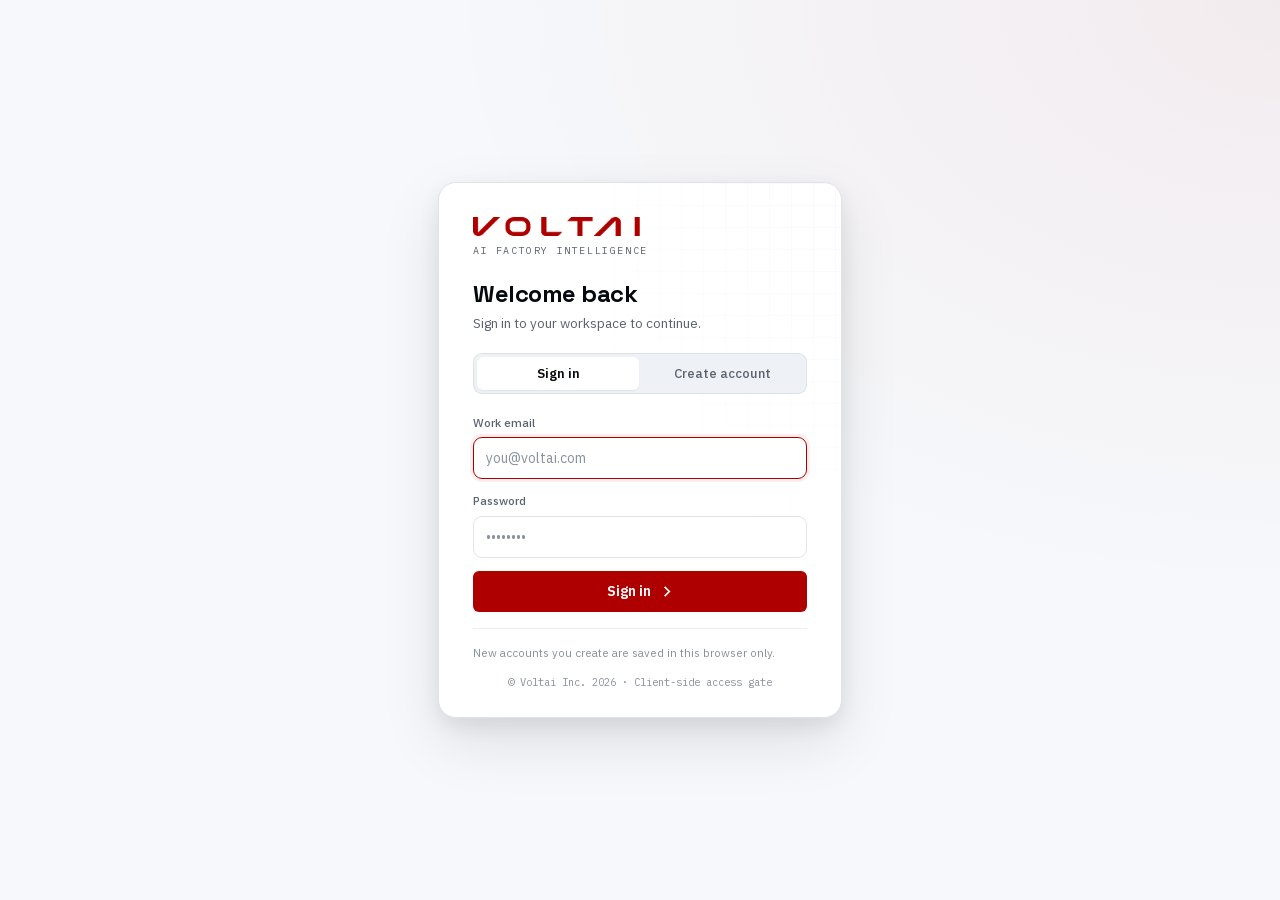
<file: index.html>
<!DOCTYPE html>
<html lang="en">

<head>
  <meta charset="UTF-8">
  <meta name="viewport" content="width=device-width, initial-scale=1">
  <title>Voltai — Meridian</title>
  <style>
    @font-face {
      font-family: 'IBM Plex Sans';
      font-weight: 400;
      font-display: swap;
      src: url('_ds/voltai-design-system-7885c8b4-a759-488d-b2ef-cdda965c1e8a/assets/fonts/IBMPlexSans-400.woff2') format('woff2')
    }

    @font-face {
      font-family: 'IBM Plex Sans';
      font-weight: 500;
      font-display: swap;
      src: url('_ds/voltai-design-system-7885c8b4-a759-488d-b2ef-cdda965c1e8a/assets/fonts/IBMPlexSans-500.woff2') format('woff2')
    }

    @font-face {
      font-family: 'IBM Plex Sans';
      font-weight: 600;
      font-display: swap;
      src: url('_ds/voltai-design-system-7885c8b4-a759-488d-b2ef-cdda965c1e8a/assets/fonts/IBMPlexSans-600.woff2') format('woff2')
    }

    @font-face {
      font-family: 'IBM Plex Mono';
      font-weight: 400;
      font-display: swap;
      src: url('_ds/voltai-design-system-7885c8b4-a759-488d-b2ef-cdda965c1e8a/assets/fonts/IBMPlexMono-400.woff2') format('woff2')
    }

    :root {
      --bg: #fafafa;
      --surface: #ffffff;
      --ink: #0a0a0a;
      --body: #1c1c1c;
      --muted: #63636b;
      --faint: #84848c;
      --border: #e2e2e2;
      --hairline: rgba(0, 0, 0, .07);
      --border-strong: #c8c8c8;
      --red: #AF0000;
      --red-tint: #fbeeee;
      --f: 'IBM Plex Sans', -apple-system, sans-serif;
      --m: 'IBM Plex Mono', monospace;
    }

    * {
      box-sizing: border-box;
      margin: 0;
      padding: 0
    }

    html,
    body {
      height: 100%
    }

    body {
      background: var(--bg);
      color: var(--body);
      font-family: var(--f);
      font-size: 14px;
      line-height: 1.5;
      display: flex;
      min-height: 100dvh
    }

    ::selection {
      background: var(--red-tint);
      color: var(--ink)
    }

    button,
    input {
      font-family: var(--f)
    }

    /* ── SIDEBAR ──────────────────────────────────────────────────────────── */
    aside {
      width: 232px;
      flex-shrink: 0;
      background: var(--surface);
      border-right: 1px solid var(--hairline);
      display: flex;
      flex-direction: column;
      padding: 18px 12px
    }

    .logo {
      display: flex;
      flex-direction: column;
      gap: 6px;
      padding: 4px 10px 18px;
      border-bottom: 1px solid var(--hairline);
      margin-bottom: 14px
    }

    .logo img {
      height: 17px;
      width: auto;
      align-self: flex-start
    }

    .logo .sub {
      font-family: var(--m);
      font-size: 10px;
      letter-spacing: .16em;
      text-transform: uppercase;
      color: var(--muted)
    }

    nav {
      display: flex;
      flex-direction: column;
      gap: 2px
    }

    nav a {
      display: flex;
      align-items: center;
      gap: 10px;
      padding: 8px 10px;
      border-radius: 7px;
      color: var(--body);
      text-decoration: none;
      font-size: 13.5px;
      font-weight: 500;
      transition: background .1s
    }

    nav a:hover {
      background: #f2f2f2
    }

    nav a.on {
      background: #efefef;
      color: var(--ink)
    }

    nav a.soon {
      color: var(--faint);
      cursor: default
    }

    nav a.soon:hover {
      background: none
    }

    nav a .ic {
      width: 16px;
      height: 16px;
      flex-shrink: 0;
      color: var(--muted)
    }

    nav a.on .ic {
      color: var(--red)
    }

    nav a .ext {
      margin-left: auto;
      font-family: var(--m);
      font-size: 10.5px;
      color: var(--faint)
    }

    nav .sep {
      font-family: var(--m);
      font-size: 10px;
      letter-spacing: .15em;
      text-transform: uppercase;
      color: var(--faint);
      padding: 14px 10px 4px
    }

    .user {
      margin-top: auto;
      display: flex;
      align-items: center;
      gap: 9px;
      padding: 10px;
      border-top: 1px solid var(--hairline);
      font-size: 12.5px;
      color: var(--muted)
    }

    .user .dot {
      width: 26px;
      height: 26px;
      border-radius: 50%;
      background: var(--ink);
      color: #fff;
      display: flex;
      align-items: center;
      justify-content: center;
      font-size: 11px;
      font-weight: 600
    }

    /* ── MAIN ─────────────────────────────────────────────────────────────── */
    main {
      flex: 1;
      overflow-y: auto;
      display: flex;
      justify-content: center
    }

    .wrap {
      width: 100%;
      max-width: 920px;
      padding: 60px 40px 48px
    }

    h1 {
      font-size: 26px;
      font-weight: 600;
      letter-spacing: -.02em;
      color: var(--ink)
    }

    .sub-greet {
      color: var(--muted);
      margin-top: 4px;
      font-size: 14px
    }

    /* chat */
    .chat {
      margin-top: 26px;
      background: var(--surface);
      border: 1px solid var(--border);
      border-radius: 14px;
      overflow: hidden;
      transition: border-color .15s
    }

    .chat:focus-within {
      border-color: var(--border-strong)
    }

    .thread {
      display: none;
      max-height: 380px;
      overflow-y: auto;
      padding: 18px 18px 6px;
      flex-direction: column;
      gap: 12px
    }

    .thread.on {
      display: flex
    }

    .msg {
      max-width: 85%;
      padding: 9px 13px;
      border-radius: 11px;
      font-size: 13.5px;
      white-space: pre-wrap;
      line-height: 1.55
    }

    .msg.user {
      align-self: flex-end;
      background: var(--ink);
      color: #fff
    }

    .msg.bot {
      align-self: flex-start;
      background: #f4f4f4;
      color: var(--body)
    }

    .msg.err {
      align-self: flex-start;
      background: var(--red-tint);
      color: var(--red);
      font-family: var(--m);
      font-size: 12px
    }

    .chat-row {
      display: flex;
      align-items: center;
      gap: 10px;
      padding: 12px 14px
    }

    .chat-row input {
      flex: 1;
      border: none;
      outline: none;
      font-size: 14.5px;
      background: none;
      color: var(--ink)
    }

    .chat-row input::placeholder {
      color: var(--faint)
    }

    .send {
      width: 34px;
      height: 34px;
      border-radius: 9px;
      border: none;
      background: var(--ink);
      color: #fff;
      cursor: pointer;
      display: flex;
      align-items: center;
      justify-content: center;
      flex-shrink: 0;
      transition: background .12s
    }

    .send:hover {
      background: #333
    }

    .send:disabled {
      background: #ccc;
      cursor: default
    }

    .chat-foot {
      display: flex;
      align-items: center;
      justify-content: space-between;
      padding: 0 16px 10px;
      font-size: 11px;
      color: var(--faint)
    }

    .chat-foot button {
      background: none;
      border: none;
      color: var(--faint);
      cursor: pointer;
      font-size: 11px;
      text-decoration: underline
    }

    /* tool grid — graphic + title only */
    .grid-sep {
      font-family: var(--m);
      font-size: 10.5px;
      letter-spacing: .15em;
      text-transform: uppercase;
      color: var(--faint);
      margin: 36px 0 12px
    }

    .tools {
      display: grid;
      grid-template-columns: repeat(3, 1fr);
      gap: 14px
    }

    .tools.mods {
      grid-template-columns: repeat(4, 1fr)
    }

    .tools.mods .tool {
      padding: 16px 16px 13px
    }

    .tools.mods .tool svg {
      max-height: 74px
    }

    .tools.mods .tool h2 {
      font-size: 14px
    }

    @media(max-width:900px) {

      .tools,
      .tools.mods {
        grid-template-columns: repeat(2, 1fr)
      }
    }

    .tool {
      display: flex;
      flex-direction: column;
      background: var(--surface);
      border: 1px solid var(--border);
      border-radius: 13px;
      padding: 20px 20px 16px;
      text-decoration: none;
      color: var(--body);
      transition: border-color .13s, box-shadow .13s, transform .13s
    }

    .tool:hover {
      border-color: var(--border-strong);
      box-shadow: 0 4px 18px rgba(0, 0, 0, .06);
      transform: translateY(-2px)
    }

    .tool .motif {
      color: #b9b9b9;
      margin-bottom: 14px;
      transition: color .13s
    }

    .tool:hover .motif {
      color: var(--red)
    }

    .tool svg {
      width: 100%;
      height: auto;
      max-height: 96px
    }

    .tool h2 {
      font-size: 15px;
      font-weight: 600;
      letter-spacing: -.01em;
      color: var(--ink);
      display: flex;
      align-items: baseline;
      gap: 7px
    }

    .tool h2 .ext {
      font-family: var(--m);
      font-size: 10.5px;
      color: var(--faint);
      font-weight: 400
    }

    .tool.soon {
      border-style: dashed;
      cursor: default
    }

    .tool.soon:hover {
      border-color: var(--border);
      box-shadow: none;
      transform: none
    }

    .tool.soon:hover .motif {
      color: #b9b9b9
    }

    .tool.soon h2 {
      color: var(--faint)
    }

    .tool .tag-soon {
      font-family: var(--m);
      font-size: 10px;
      letter-spacing: .1em;
      color: var(--faint);
      text-transform: uppercase
    }

    @media(prefers-reduced-motion:no-preference) {
      .tool {
        opacity: 0;
        transform: translateY(8px);
        animation: rise .4s cubic-bezier(.2, .7, .3, 1) forwards
      }

      .tool:nth-child(1) {
        animation-delay: .03s
      }

      .tool:nth-child(2) {
        animation-delay: .08s
      }

      .tool:nth-child(3) {
        animation-delay: .13s
      }

      .tool:nth-child(4) {
        animation-delay: .18s
      }

      .tool:nth-child(5) {
        animation-delay: .23s
      }

      .tool:nth-child(6) {
        animation-delay: .28s
      }

      @keyframes rise {
        to {
          opacity: 1;
          transform: none
        }
      }

      .tool:hover {
        transform: translateY(-2px)
      }
    }
  </style>
  <script src="accounts.js"></script>
  <script src="auth.js"></script>
</head>

<body>

  <aside>
    <div class="logo">
      <img src="_ds/voltai-logo-red.png" alt="Voltai">
      <span class="sub">Data Center</span>
    </div>
    <nav>
      <a class="on" href="index.html">
        <svg class="ic" viewBox="0 0 24 24" fill="none" stroke="currentColor" stroke-width="2" stroke-linecap="round"
          stroke-linejoin="round">
          <path d="M3 10.5L12 3l9 7.5"></path>
          <path d="M5 9.5V20a1 1 0 0 0 1 1h4v-6h4v6h4a1 1 0 0 0 1-1V9.5"></path>
        </svg>
        Dashboard
      </a>
      <span class="sep">Site Selection</span>
      <a href="site-selection.html"><svg class="ic" viewBox="0 0 16 16" fill="none" stroke="currentColor"
          stroke-width="1.5">
          <path d="M8 1.5c-2.5 0-4.5 2-4.5 4.5 0 3.5 4.5 8.5 4.5 8.5s4.5-5 4.5-8.5c0-2.5-2-4.5-4.5-4.5Z" />
          <circle cx="8" cy="6" r="1.6" />
        </svg>Site Pipeline</a>
      <a href="pipeline-analysis.html"><svg class="ic" viewBox="0 0 16 16" fill="none" stroke="currentColor"
          stroke-width="1.5">
          <path d="M2 5h12v9H2z" />
          <path d="m4.5 9 2 2 3-4" />
        </svg>Pipeline Analysis</a>
      <span class="sep">Design Review</span>
      <a href="site-intelligence.html"><svg class="ic" viewBox="0 0 16 16" fill="none" stroke="currentColor"
          stroke-width="1.5">
          <path d="M2 13 3.5 3.5 12 2.5l1.5 3-1 8z" />
          <circle cx="7.5" cy="7.5" r="1.6" />
        </svg>Meridian</a>
      <a href="power-signoff.html"><svg class="ic" viewBox="0 0 16 16" fill="none" stroke="currentColor"
          stroke-width="1.5">
          <path d="M8.5 1.5 3.5 9h4l-1 5.5 5-7.5h-4z" />
        </svg>Power Sign-off</a>
      <a href="http://51.21.243.237:5173/"><svg class="ic" viewBox="0 0 16 16"
          fill="none" stroke="currentColor" stroke-width="1.5">
          <path d="M8 1.5 14 5v6l-6 3.5L2 11V5z" />
          <path d="M8 8 14 5M8 8 2 5M8 8v6.5" />
        </svg>Digital Twin</a>
      <a href="http://13.61.152.27/quick-check"><svg class="ic" viewBox="0 0 16 16"
          fill="none" stroke="currentColor" stroke-width="1.5">
          <path d="M8 1.5 13.5 3.5v4c0 3.5-2.5 6-5.5 7-3-1-5.5-3.5-5.5-7v-4z" />
          <path d="m5.5 8 1.8 1.8L10.8 6" />
        </svg>Compliance Agent</a>
      <span class="sep">Modules</span>
      <a href="helio.html"><svg class="ic" viewBox="0 0 16 16" fill="none" stroke="currentColor" stroke-width="1.5">
          <rect x="1.5" y="4" width="5.5" height="3.5" />
          <rect x="9" y="4" width="5.5" height="3.5" />
          <rect x="1.5" y="9.5" width="5.5" height="3.5" />
          <rect x="9" y="9.5" width="5.5" height="3.5" />
          <path d="M8 1.5v13" stroke-dasharray="2 2" />
        </svg>Helio Reference</a>
      <a href="procurement.html"><svg class="ic" viewBox="0 0 16 16" fill="none" stroke="currentColor"
          stroke-width="1.5">
          <path d="M2 5h12v9H2z" />
          <path d="M5.5 5V3.5a2.5 2.5 0 0 1 5 0V5" />
        </svg>Procurement Agent</a>
    </nav>
    <div class="user"><span class="dot">U</span>user@voltai.com</div>
  </aside>

  <main>
    <div class="wrap">
      <h1>Welcome back</h1>

      <div class="chat">
        <div class="thread" id="thread"></div>
        <div class="chat-row">
          <input id="chat-in" type="text"
            placeholder="Ask about a site, a chip, a power question — or which tool to use…"
            onkeydown="if(event.key==='Enter')sendChat()">
          <button class="send" id="send-btn" onclick="sendChat()" aria-label="Send">
            <svg width="15" height="15" viewBox="0 0 16 16" fill="none" stroke="currentColor" stroke-width="1.8">
              <path d="M8 13V3M3.5 7.5 8 3l4.5 4.5" />
            </svg>
          </button>
        </div>
        <div class="chat-foot">
          <span>AI-generated — use with caution</span>
        </div>
      </div>

      <div class="grid-sep">Site Selection</div>
      <div class="tools">
        <a class="tool" href="site-selection.html">
          <div class="motif"><svg viewBox="0 0 220 110" fill="none" stroke="currentColor" stroke-width="1.3">
              <path d="M16 90 L28 26 L92 12 L158 22 L206 16 L198 84 L118 100 Z" />
              <path d="M28 26 L96 58 L198 84" stroke-width=".7" opacity=".45" />
              <path d="M12 44 H58 M72 40 H128" stroke-dasharray="4 3" stroke-width=".9" opacity=".8" />
              <path d="M56 52 c0 -6 10 -6 10 0 c0 5 -5 7 -5 11 c0 -4 -5 -6 -5 -11 Z" />
              <circle cx="61" cy="52" r="1.2" fill="currentColor" stroke="none" />
              <path d="M116 32 c0 -6 10 -6 10 0 c0 5 -5 7 -5 11 c0 -4 -5 -6 -5 -11 Z" />
              <circle cx="121" cy="32" r="1.2" fill="currentColor" stroke="none" />
              <path d="M156 56 c0 -7 12 -7 12 0 c0 6 -6 8 -6 13 c0 -5 -6 -7 -6 -13 Z" stroke-width="1.6" />
              <circle cx="162" cy="56" r="1.6" fill="currentColor" stroke="none" />
              <circle cx="162" cy="62" r="13" stroke-dasharray="3 3" stroke-width=".8" />
            </svg></div>
          <h2>Site Pipeline</h2>
        </a>

        <a class="tool" href="pipeline-analysis.html">
          <div class="motif"><svg viewBox="0 0 220 110" fill="none" stroke="currentColor" stroke-width="1.3">
              <path d="M18 88 L34 26 L108 14 L150 34 L146 92 L60 100 Z" />
              <path d="M34 26 L60 100 M108 14 L96 96" stroke-width=".7" opacity=".45" />
              <rect x="118" y="52" width="22" height="18" />
              <path d="M122 56 l6 5 -6 5 M130 56 l6 5 -6 5" stroke-width="1" />
              <path d="M140 61 H176 M176 61 V30 M176 30 H210" stroke-dasharray="4 3" />
              <circle cx="210" cy="30" r="3.2" />
              <path d="M70 46 c0 -7 12 -7 12 0 c0 6 -6 8 -6 13 c0 -5 -6 -7 -6 -13 Z" />
              <circle cx="76" cy="46" r="1.4" fill="currentColor" stroke="none" />
            </svg></div>
          <h2>Pipeline Analysis</h2>
        </a>
      </div>

      <div class="grid-sep">Design Review</div>
      <div class="tools mods">
        <a class="tool" href="site-intelligence.html">
          <div class="motif"><svg viewBox="0 0 220 110" fill="none" stroke="currentColor" stroke-width="1.3">
              <rect x="14" y="16" width="192" height="78" rx="5" />
              <path d="M14 34 H206" stroke-width=".9" opacity=".5" />
              <circle cx="22" cy="25" r="1.8" />
              <circle cx="30" cy="25" r="1.8" />
              <rect x="26" y="46" width="70" height="36" rx="3" opacity=".8" />
              <path d="M34 78 L34 64 M46 78 L46 54 M58 78 L58 68 M70 78 L70 50 M82 78 L82 60" stroke-width="1.5" />
              <path d="M112 52 L130 68 L148 56 L168 40 L190 48" stroke-width="1.4" />
              <circle cx="168" cy="40" r="2" fill="currentColor" stroke="none" />
              <path d="M112 84 H192" stroke-width=".8" opacity=".5" />
            </svg></div>
          <h2>Meridian</h2>
        </a>

        <a class="tool" href="power-signoff.html">
          <div class="motif"><svg viewBox="0 0 220 110" fill="none" stroke="currentColor" stroke-width="1.3">
              <path d="M12 30 H208" stroke-dasharray="5 4" stroke-width=".9" opacity=".8" />
              <path
                d="M12 86 L44 86 L44 48 L74 48 L74 86 L88 86 L88 44 L118 44 L118 86 L132 86 L132 46 L162 46 L162 92 L176 92 L176 46 L208 46"
                stroke-linejoin="round" />
              <path d="M162 46 L162 92" stroke-width="1.6" />
              <circle cx="162" cy="92" r="2.6" />
            </svg></div>
          <h2>Power Sign-off</h2>
        </a>

        <a class="tool" href="http://51.21.243.237:5173/">
          <div class="motif"><svg viewBox="0 0 220 110" fill="none" stroke="currentColor" stroke-width="1.3">
              <path d="M110 12 L196 38 L110 64 L24 38 Z" />
              <path d="M24 38 V78 L110 104 L196 78 V38" />
              <path d="M110 64 V104" />
              <path d="M53 47 L139 21 M81 55 L167 29" stroke-width=".7" opacity=".5" />
              <path d="M53 47 V87 M81 55 V95 M139 73 V33 M167 65 V25" stroke-width=".7" opacity=".5" />
              <circle cx="110" cy="12" r="2.4" />
              <circle cx="196" cy="38" r="2.4" />
              <circle cx="24" cy="38" r="2.4" />
              <circle cx="110" cy="104" r="2.4" />
            </svg></div>
          <h2>Digital Twin</h2>
        </a>

        <a class="tool" href="http://13.61.152.27/quick-check">
          <div class="motif"><svg viewBox="0 0 220 110" fill="none" stroke="currentColor" stroke-width="1.3">
              <path d="M74 8 L118 20 v26 c0 26 -18 42 -44 50 C48 88 30 72 30 46 V20 Z" transform="translate(18 0)" />
              <path d="m78 52 12 12 22 -26" transform="translate(18 0)" stroke-width="1.6" />
              <path d="M158 30 h46 M158 44 h46 M158 58 h34" stroke-width="1" opacity=".7" />
              <rect x="146" y="26" width="7" height="7" />
              <path d="m147.5 29.5 2 2 3-4" stroke-width=".9" />
              <rect x="146" y="40" width="7" height="7" />
              <path d="m147.5 43.5 2 2 3-4" stroke-width=".9" />
              <rect x="146" y="54" width="7" height="7" />
            </svg></div>
          <h2>Compliance Agent</h2>
        </a>
      </div>

      <div class="grid-sep">Modules</div>
      <div class="tools mods">
        <a class="tool" href="helio.html">
          <div class="motif"><svg viewBox="0 0 220 110" fill="none" stroke="currentColor" stroke-width="1.3">
              <rect x="97" y="14" width="26" height="84" stroke-dasharray="3 3" stroke-width=".9" />
              <rect x="20" y="16" width="66" height="22" />
              <rect x="20" y="46" width="66" height="22" />
              <rect x="20" y="76" width="66" height="22" opacity=".45" />
              <rect x="134" y="16" width="66" height="22" />
              <rect x="134" y="46" width="66" height="22" />
              <rect x="134" y="76" width="66" height="22" opacity=".45" />
              <path d="M86 27 H97 M86 57 H97 M123 27 H134 M123 57 H134" stroke-width="1" />
              <path d="M30 22 v10 M38 22 v10 M46 22 v10 M54 22 v10 M62 22 v10 M70 22 v10 M78 22 v10" stroke-width=".6"
                opacity=".6" />
              <path d="M144 22 v10 M152 22 v10 M160 22 v10 M168 22 v10 M176 22 v10 M184 22 v10 M192 22 v10"
                stroke-width=".6" opacity=".6" />
            </svg></div>
          <h2>Helio Reference</h2>
        </a>

        <a class="tool" href="procurement.html">
          <div class="motif"><svg viewBox="0 0 220 110" fill="none" stroke="currentColor" stroke-width="1.3">
              <rect x="14" y="40" width="44" height="28" rx="3" />
              <rect x="88" y="40" width="44" height="28" rx="3" />
              <rect x="162" y="40" width="44" height="28" rx="3" />
              <path d="M58 54 H88 M132 54 H162" stroke-dasharray="4 3" />
              <path d="M84 50 l4 4 -4 4 M158 50 l4 4 -4 4" stroke-width="1" />
              <path d="M22 50 h28 M22 57 h18" stroke-width=".8" opacity=".7" />
              <path d="M96 50 h28 M96 57 h18" stroke-width=".8" opacity=".7" />
              <path d="M170 50 h28 M170 57 h18" stroke-width=".8" opacity=".7" />
              <path d="M30 40 V30 h160 v10" stroke-width=".7" opacity=".4" stroke-dasharray="3 3" />
            </svg></div>
          <h2>Procurement Agent</h2>
        </a>
      </div>
    </div>
  </main>

  <script>
    // ── Claude-powered dashboard chat ─────────────────────────────────────────
    // Calls the /api/chat serverless proxy, which holds the Anthropic key
    // server-side (Vercel env var ANTHROPIC_API_KEY). No key ships to the browser.
    const chatMessages = [];
    let busy = false;

    function bubble(cls, text) {
      const t = document.getElementById('thread');
      t.classList.add('on');
      const d = document.createElement('div');
      d.className = 'msg ' + cls;
      d.textContent = text;
      t.appendChild(d);
      t.scrollTop = t.scrollHeight;
      return d;
    }
    async function sendChat() {
      if (busy) return;
      const inp = document.getElementById('chat-in');
      const text = inp.value.trim();
      if (!text) return;
      inp.value = '';
      bubble('user', text);
      chatMessages.push({ role: 'user', content: text });
      const pending = bubble('bot', '…');
      busy = true; document.getElementById('send-btn').disabled = true;
      try {
        const res = await fetch('/api/chat', {
          method: 'POST',
          headers: { 'content-type': 'application/json' },
          body: JSON.stringify({ messages: chatMessages }),
        });
        const data = await res.json();
        if (!res.ok) throw new Error(data?.error?.message || ('HTTP ' + res.status));
        if (data.stop_reason === 'refusal') throw new Error('Request declined by safety classifiers.');
        const reply = (data.content || []).filter(b => b.type === 'text').map(b => b.text).join('\n') || '(empty response)';
        pending.textContent = reply;
        chatMessages.push({ role: 'assistant', content: reply });
      } catch (e) {
        pending.className = 'msg err';
        pending.textContent = 'Error: ' + e.message;
        chatMessages.pop(); // drop the failed user turn so retry is clean
      } finally {
        busy = false; document.getElementById('send-btn').disabled = false;
      }
    }
  </script>
</body>

</html>
</file>
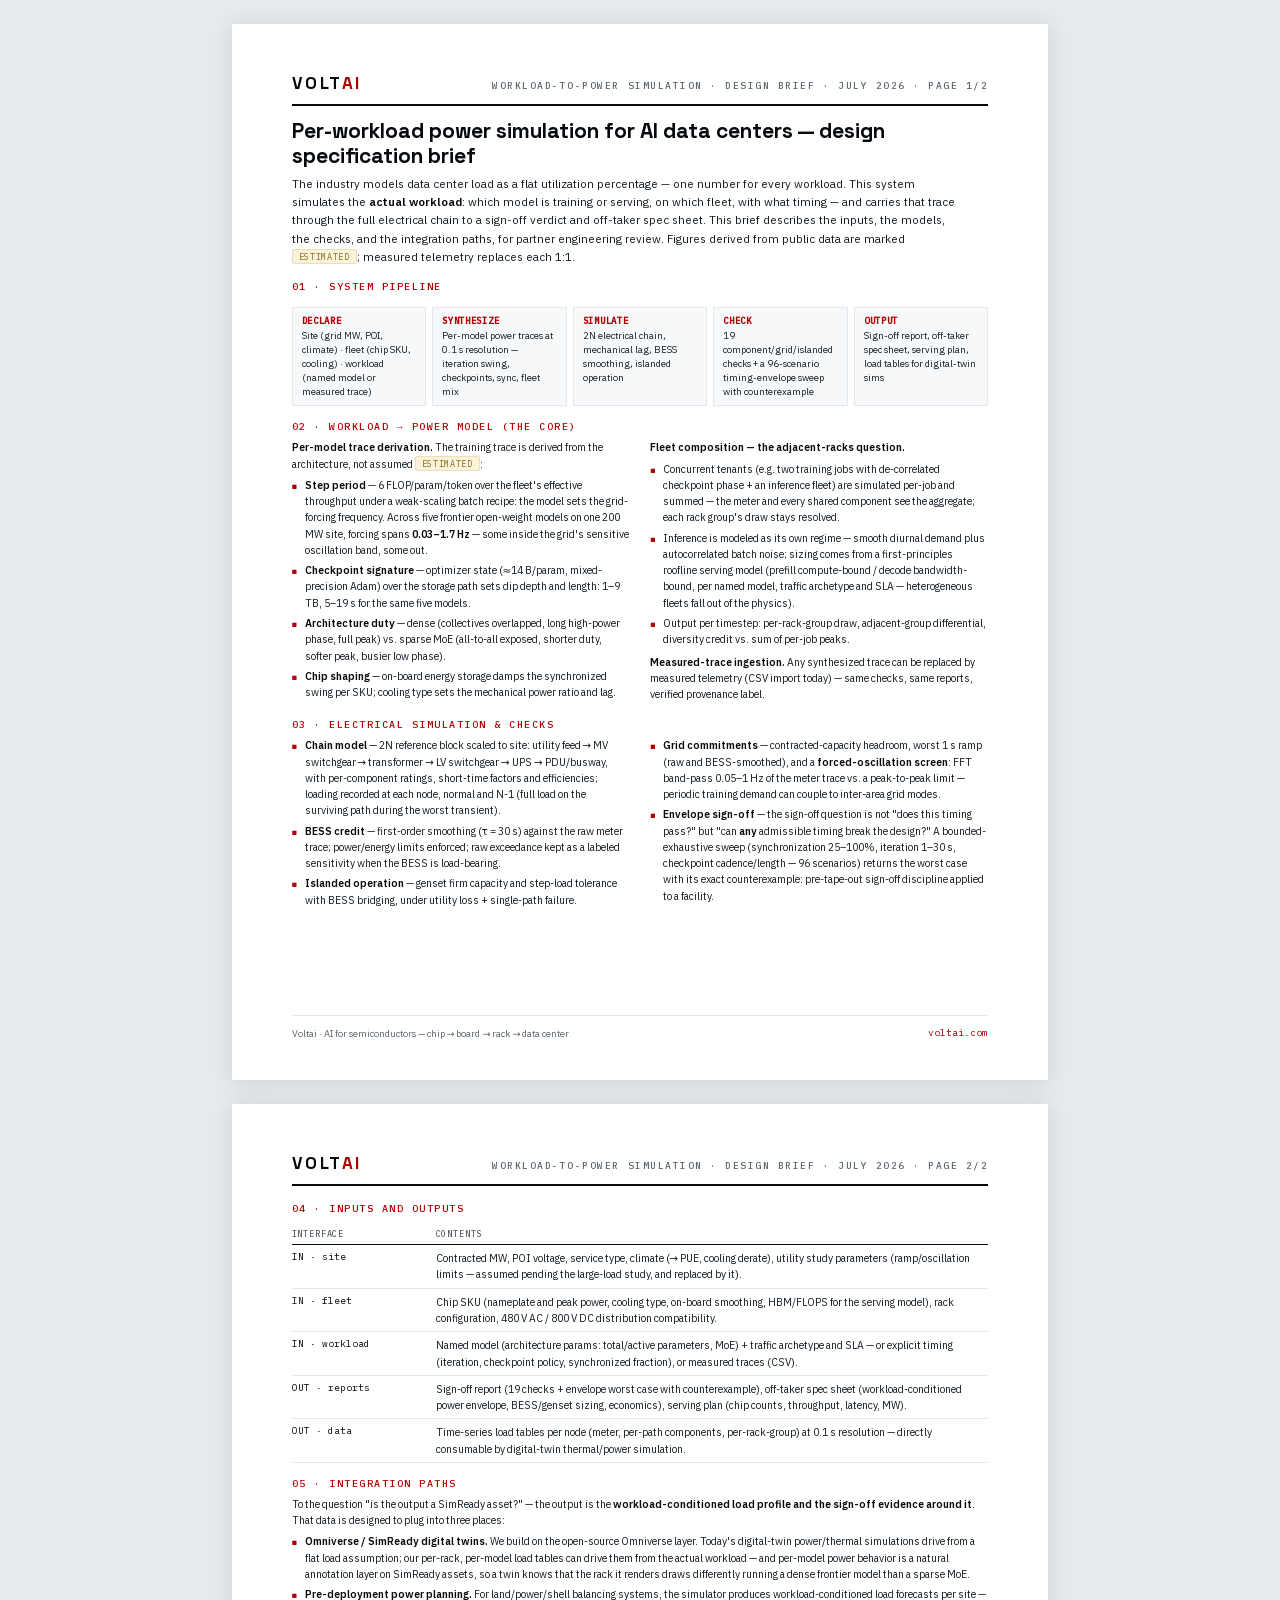
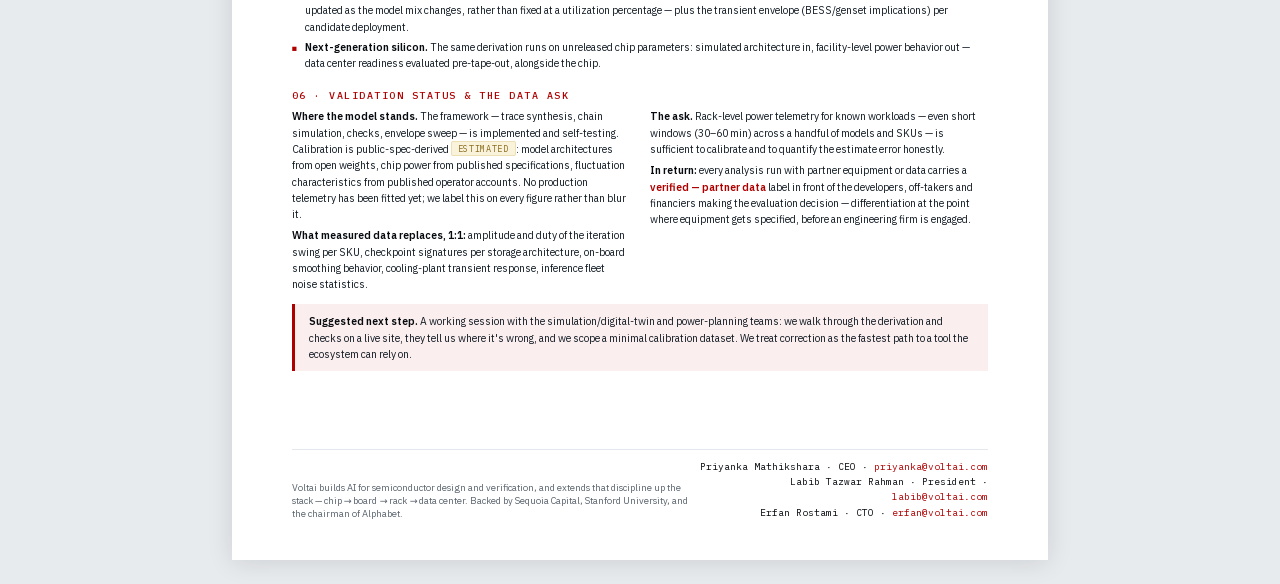
<file: design-spec.html>
<!doctype html>
<html lang="en">
<head>
<meta charset="utf-8">
<meta name="viewport" content="width=device-width,initial-scale=1">
<title>Voltai — Workload-to-Power Simulation · Design Brief</title>
<style>
@font-face{font-family:'Space Grotesk';font-weight:700;font-display:swap;src:url('_ds/voltai-design-system-7885c8b4-a759-488d-b2ef-cdda965c1e8a/assets/fonts/SpaceGrotesk-700.woff2') format('woff2')}
@font-face{font-family:'IBM Plex Sans';font-weight:400;font-display:swap;src:url('_ds/voltai-design-system-7885c8b4-a759-488d-b2ef-cdda965c1e8a/assets/fonts/IBMPlexSans-400.woff2') format('woff2')}
@font-face{font-family:'IBM Plex Sans';font-weight:600;font-display:swap;src:url('_ds/voltai-design-system-7885c8b4-a759-488d-b2ef-cdda965c1e8a/assets/fonts/IBMPlexSans-600.woff2') format('woff2')}
@font-face{font-family:'IBM Plex Mono';font-weight:400;font-display:swap;src:url('_ds/voltai-design-system-7885c8b4-a759-488d-b2ef-cdda965c1e8a/assets/fonts/IBMPlexMono-400.woff2') format('woff2')}
@font-face{font-family:'IBM Plex Mono';font-weight:500;font-display:swap;src:url('_ds/voltai-design-system-7885c8b4-a759-488d-b2ef-cdda965c1e8a/assets/fonts/IBMPlexMono-500.woff2') format('woff2')}
:root{
  --ink:#060a0e; --body:#141d26; --muted:#5b646e; --line:#e2e8ee; --panel:#f6f8fa;
  --volt:#AF0000; --volt-tint:#fbeeee;
  --f:'IBM Plex Sans',system-ui,sans-serif; --m:'IBM Plex Mono',monospace; --disp:'Space Grotesk',var(--f);
}
*{margin:0;padding:0;box-sizing:border-box}
body{background:#e8ebee;font-family:var(--f);color:var(--body);-webkit-print-color-adjust:exact;print-color-adjust:exact}
.page{width:8.5in;min-height:11in;margin:24px auto;background:#fff;box-shadow:0 2px 24px rgba(6,10,14,.12);padding:.5in .62in .42in;display:flex;flex-direction:column}
@page{size:letter;margin:0}
@media print{body{background:#fff}.page{margin:0;box-shadow:none;min-height:auto;height:11in;overflow:hidden;page-break-after:always}.page:last-child{page-break-after:auto}}
.eyebrow{font-family:var(--m);font-size:9.5px;font-weight:500;letter-spacing:.16em;text-transform:uppercase;color:var(--muted)}
header{display:flex;align-items:baseline;justify-content:space-between;border-bottom:2.5px solid var(--ink);padding-bottom:10px}
.wordmark{font-family:var(--disp);font-weight:700;font-size:17px;letter-spacing:.15em;color:var(--ink)}
.wordmark span{color:var(--volt)}
h1{font-family:var(--disp);font-weight:700;font-size:21px;line-height:1.18;color:var(--ink);margin:13px 0 6px}
.lede{font-size:11.5px;line-height:1.6;max-width:7in}
h2{font-family:var(--m);font-size:10px;font-weight:500;letter-spacing:.15em;text-transform:uppercase;color:var(--volt);margin:14px 0 6px}
p,li,td,th{font-size:10.5px;line-height:1.55}
ul{list-style:none}
li{padding-left:13px;position:relative;margin-bottom:4px}
li::before{content:'▪';position:absolute;left:0;color:var(--volt);font-size:8.5px;top:2px}
li b, p b, td b{color:var(--ink)}
table{width:100%;border-collapse:collapse;margin-top:2px}
th{font-family:var(--m);font-size:8.5px;font-weight:500;letter-spacing:.1em;text-transform:uppercase;color:var(--muted);text-align:left;padding:4px 10px 4px 0;border-bottom:1px solid var(--ink)}
td{padding:5px 10px 5px 0;border-bottom:1px solid var(--line);vertical-align:top}
td.k{font-family:var(--m);font-size:9.5px;white-space:nowrap;color:var(--ink)}
.flow{display:grid;grid-template-columns:repeat(5,1fr);gap:6px;margin-top:8px}
.step{border:1px solid var(--line);background:var(--panel);padding:7px 9px;position:relative}
.step b{display:block;font-family:var(--m);font-size:9px;letter-spacing:.08em;text-transform:uppercase;color:var(--volt);margin-bottom:3px}
.step span{font-size:9.5px;line-height:1.45;color:var(--body);display:block}
.cols{display:grid;grid-template-columns:1fr 1fr;gap:20px}
.databox{margin-top:12px;border-left:3px solid var(--volt);background:var(--volt-tint);padding:9px 14px}
.est{font-family:var(--m);font-size:8.5px;letter-spacing:.08em;color:#8a6d1f;background:#faf3dc;border:1px solid #ecdfb5;padding:1px 6px;border-radius:2px;vertical-align:1px}
footer{margin-top:auto;border-top:1px solid var(--line);padding-top:9px;display:flex;justify-content:space-between;align-items:flex-end;font-size:9.5px;color:var(--muted)}
footer .contact{font-family:var(--m);text-align:right;line-height:1.6;color:var(--ink)}
footer a{color:var(--volt);text-decoration:none}
</style>
</head>
<body>

<div class="page">
  <header>
    <div class="wordmark">VOLT<span>AI</span></div>
    <div class="eyebrow">Workload-to-Power Simulation · Design Brief · July 2026 · Page 1/2</div>
  </header>

  <h1>Per-workload power simulation for AI data centers — design specification brief</h1>
  <p class="lede">The industry models data center load as a flat utilization percentage — one number for every workload. This system simulates the <b>actual workload</b>: which model is training or serving, on which fleet, with what timing — and carries that trace through the full electrical chain to a sign-off verdict and off-taker spec sheet. This brief describes the inputs, the models, the checks, and the integration paths, for partner engineering review. Figures derived from public data are marked <span class="est">ESTIMATED</span>; measured telemetry replaces each 1:1.</p>

  <h2>01 · System pipeline</h2>
  <div class="flow">
    <div class="step"><b>Declare</b><span>Site (grid MW, POI, climate) · fleet (chip SKU, cooling) · workload (named model or measured trace)</span></div>
    <div class="step"><b>Synthesize</b><span>Per-model power traces at 0.1 s resolution — iteration swing, checkpoints, sync, fleet mix</span></div>
    <div class="step"><b>Simulate</b><span>2N electrical chain, mechanical lag, BESS smoothing, islanded operation</span></div>
    <div class="step"><b>Check</b><span>19 component/grid/islanded checks + a 96-scenario timing-envelope sweep with counterexample</span></div>
    <div class="step"><b>Output</b><span>Sign-off report, off-taker spec sheet, serving plan, load tables for digital-twin sims</span></div>
  </div>

  <h2>02 · Workload → power model (the core)</h2>
  <div class="cols">
    <div>
      <p style="margin-bottom:5px"><b>Per-model trace derivation.</b> The training trace is derived from the architecture, not assumed <span class="est">ESTIMATED</span>:</p>
      <ul>
        <li><b>Step period</b> — 6 FLOP/param/token over the fleet's effective throughput under a weak-scaling batch recipe: the model sets the grid-forcing frequency. Across five frontier open-weight models on one 200 MW site, forcing spans <b>0.03–1.7 Hz</b> — some inside the grid's sensitive oscillation band, some out.</li>
        <li><b>Checkpoint signature</b> — optimizer state (≈14 B/param, mixed-precision Adam) over the storage path sets dip depth and length: 1–9 TB, 5–19 s for the same five models.</li>
        <li><b>Architecture duty</b> — dense (collectives overlapped, long high-power phase, full peak) vs. sparse MoE (all-to-all exposed, shorter duty, softer peak, busier low phase).</li>
        <li><b>Chip shaping</b> — on-board energy storage damps the synchronized swing per SKU; cooling type sets the mechanical power ratio and lag.</li>
      </ul>
    </div>
    <div>
      <p style="margin-bottom:5px"><b>Fleet composition — the adjacent-racks question.</b></p>
      <ul>
        <li>Concurrent tenants (e.g. two training jobs with de-correlated checkpoint phase + an inference fleet) are simulated per-job and summed — the meter and every shared component see the aggregate; each rack group's draw stays resolved.</li>
        <li>Inference is modeled as its own regime — smooth diurnal demand plus autocorrelated batch noise; sizing comes from a first-principles roofline serving model (prefill compute-bound / decode bandwidth-bound, per named model, traffic archetype and SLA — heterogeneous fleets fall out of the physics).</li>
        <li>Output per timestep: per-rack-group draw, adjacent-group differential, diversity credit vs. sum of per-job peaks.</li>
      </ul>
      <p style="margin-top:6px"><b>Measured-trace ingestion.</b> Any synthesized trace can be replaced by measured telemetry (CSV import today) — same checks, same reports, verified provenance label.</p>
    </div>
  </div>

  <h2>03 · Electrical simulation &amp; checks</h2>
  <div class="cols">
    <div>
      <ul>
        <li><b>Chain model</b> — 2N reference block scaled to site: utility feed → MV switchgear → transformer → LV switchgear → UPS → PDU/busway, with per-component ratings, short-time factors and efficiencies; loading recorded at each node, normal and N-1 (full load on the surviving path during the worst transient).</li>
        <li><b>BESS credit</b> — first-order smoothing (τ = 30 s) against the raw meter trace; power/energy limits enforced; raw exceedance kept as a labeled sensitivity when the BESS is load-bearing.</li>
        <li><b>Islanded operation</b> — genset firm capacity and step-load tolerance with BESS bridging, under utility loss + single-path failure.</li>
      </ul>
    </div>
    <div>
      <ul>
        <li><b>Grid commitments</b> — contracted-capacity headroom, worst 1 s ramp (raw and BESS-smoothed), and a <b>forced-oscillation screen</b>: FFT band-pass 0.05–1 Hz of the meter trace vs. a peak-to-peak limit — periodic training demand can couple to inter-area grid modes.</li>
        <li><b>Envelope sign-off</b> — the sign-off question is not "does this timing pass?" but "can <b>any</b> admissible timing break the design?" A bounded-exhaustive sweep (synchronization 25–100%, iteration 1–30 s, checkpoint cadence/length — 96 scenarios) returns the worst case with its exact counterexample: pre-tape-out sign-off discipline applied to a facility.</li>
      </ul>
    </div>
  </div>

  <footer>
    <div>Voltai · AI for semiconductors — chip → board → rack → data center</div>
    <div class="contact"><a href="https://voltai.com">voltai.com</a></div>
  </footer>
</div>

<div class="page">
  <header>
    <div class="wordmark">VOLT<span>AI</span></div>
    <div class="eyebrow">Workload-to-Power Simulation · Design Brief · July 2026 · Page 2/2</div>
  </header>

  <h2 style="margin-top:16px">04 · Inputs and outputs</h2>
  <table>
    <thead><tr><th style="width:1.5in">Interface</th><th>Contents</th></tr></thead>
    <tbody>
      <tr><td class="k">IN · site</td><td>Contracted MW, POI voltage, service type, climate (→ PUE, cooling derate), utility study parameters (ramp/oscillation limits — assumed pending the large-load study, and replaced by it).</td></tr>
      <tr><td class="k">IN · fleet</td><td>Chip SKU (nameplate and peak power, cooling type, on-board smoothing, HBM/FLOPS for the serving model), rack configuration, 480 V AC / 800 V DC distribution compatibility.</td></tr>
      <tr><td class="k">IN · workload</td><td>Named model (architecture params: total/active parameters, MoE) + traffic archetype and SLA — or explicit timing (iteration, checkpoint policy, synchronized fraction), or measured traces (CSV).</td></tr>
      <tr><td class="k">OUT · reports</td><td>Sign-off report (19 checks + envelope worst case with counterexample), off-taker spec sheet (workload-conditioned power envelope, BESS/genset sizing, economics), serving plan (chip counts, throughput, latency, MW).</td></tr>
      <tr><td class="k">OUT · data</td><td>Time-series load tables per node (meter, per-path components, per-rack-group) at 0.1 s resolution — directly consumable by digital-twin thermal/power simulation.</td></tr>
    </tbody>
  </table>

  <h2>05 · Integration paths</h2>
  <p style="margin-bottom:5px">To the question "is the output a SimReady asset?" — the output is the <b>workload-conditioned load profile and the sign-off evidence around it</b>. That data is designed to plug into three places:</p>
  <ul>
    <li><b>Omniverse / SimReady digital twins.</b> We build on the open-source Omniverse layer. Today's digital-twin power/thermal simulations drive from a flat load assumption; our per-rack, per-model load tables can drive them from the actual workload — and per-model power behavior is a natural annotation layer on SimReady assets, so a twin knows that the rack it renders draws differently running a dense frontier model than a sparse MoE.</li>
    <li><b>Pre-deployment power planning.</b> For land/power/shell balancing systems, the simulator produces workload-conditioned load forecasts per site — updated as the model mix changes, rather than fixed at a utilization percentage — plus the transient envelope (BESS/genset implications) per candidate deployment.</li>
    <li><b>Next-generation silicon.</b> The same derivation runs on unreleased chip parameters: simulated architecture in, facility-level power behavior out — data center readiness evaluated pre-tape-out, alongside the chip.</li>
  </ul>

  <h2>06 · Validation status &amp; the data ask</h2>
  <div class="cols">
    <div>
      <p style="margin-bottom:5px"><b>Where the model stands.</b> The framework — trace synthesis, chain simulation, checks, envelope sweep — is implemented and self-testing. Calibration is public-spec-derived <span class="est">ESTIMATED</span>: model architectures from open weights, chip power from published specifications, fluctuation characteristics from published operator accounts. No production telemetry has been fitted yet; we label this on every figure rather than blur it.</p>
      <p><b>What measured data replaces, 1:1:</b> amplitude and duty of the iteration swing per SKU, checkpoint signatures per storage architecture, on-board smoothing behavior, cooling-plant transient response, inference fleet noise statistics.</p>
    </div>
    <div>
      <p style="margin-bottom:5px"><b>The ask.</b> Rack-level power telemetry for known workloads — even short windows (30–60 min) across a handful of models and SKUs — is sufficient to calibrate and to quantify the estimate error honestly.</p>
      <p><b>In return:</b> every analysis run with partner equipment or data carries a <b style="color:var(--volt)">verified — partner data</b> label in front of the developers, off-takers and financiers making the evaluation decision — differentiation at the point where equipment gets specified, before an engineering firm is engaged.</p>
    </div>
  </div>

  <div class="databox">
    <p><b>Suggested next step.</b> A working session with the simulation/digital-twin and power-planning teams: we walk through the derivation and checks on a live site, they tell us where it's wrong, and we scope a minimal calibration dataset. We treat correction as the fastest path to a tool the ecosystem can rely on.</p>
  </div>

  <footer>
    <div style="max-width:4.2in">Voltai builds AI for semiconductor design and verification, and extends that discipline up the stack — chip → board → rack → data center. Backed by Sequoia Capital, Stanford University, and the chairman of Alphabet.</div>
    <div class="contact">
      Priyanka Mathikshara · CEO · <a href="mailto:priyanka@voltai.com">priyanka@voltai.com</a><br>
      Labib Tazwar Rahman · President · <a href="mailto:labib@voltai.com">labib@voltai.com</a><br>
      Erfan Rostami · CTO · <a href="mailto:erfan@voltai.com">erfan@voltai.com</a>
    </div>
  </footer>
</div>

</body>
</html>
</file>
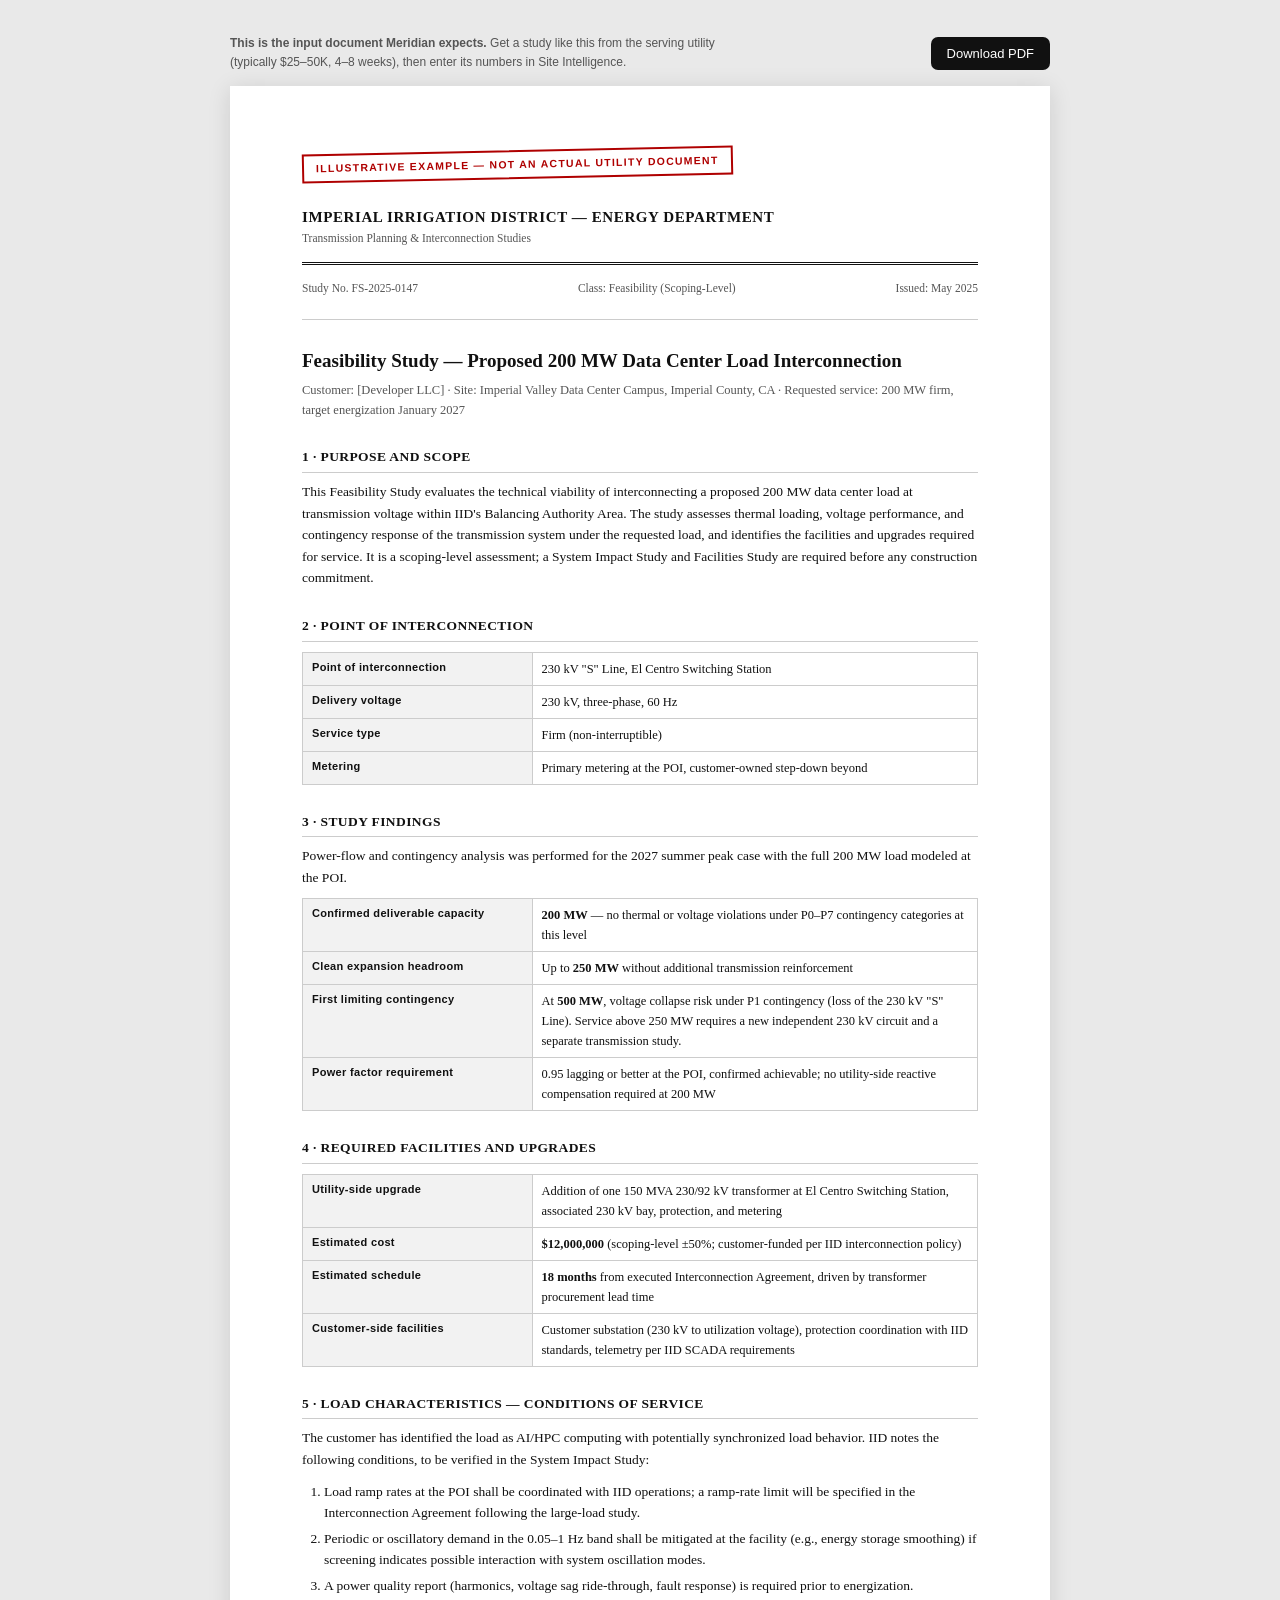
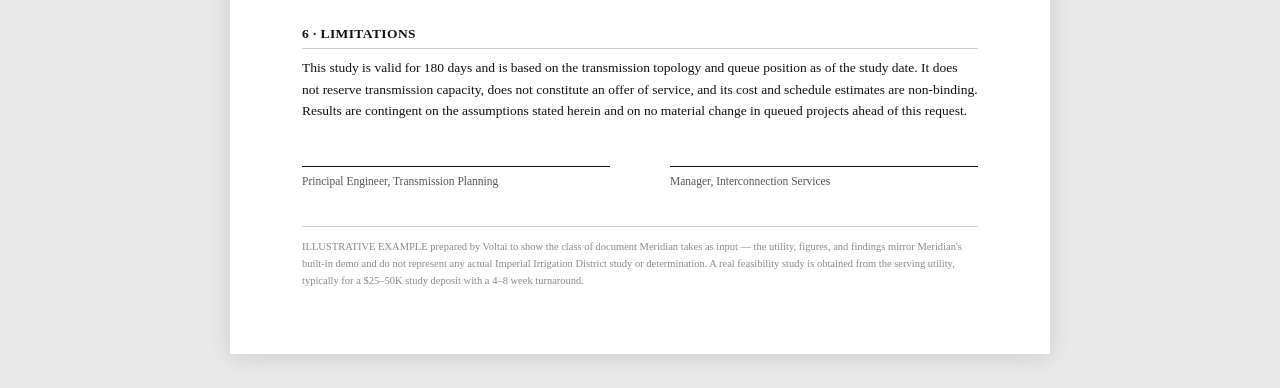
<file: example-feasibility-study.html>
<!DOCTYPE html>
<html lang="en">
<head>
<meta charset="UTF-8">
<meta name="viewport" content="width=device-width, initial-scale=1">
<title>Example — Utility Feasibility Study (Illustrative)</title>
<style>
:root{--ink:#111;--muted:#555;--faint:#888;--rule:#ccc;--red:#AF0000}
*{box-sizing:border-box;margin:0;padding:0}
body{background:#e9e9e9;font-family:Georgia,'Times New Roman',serif;color:var(--ink);font-size:13.5px;line-height:1.6;padding:34px 16px}
.bar{max-width:820px;margin:0 auto 14px;display:flex;justify-content:space-between;align-items:center;font-family:-apple-system,Helvetica,sans-serif}
.bar .note{font-size:12px;color:#555;max-width:520px}
.bar button{border:none;background:#111;color:#fff;border-radius:7px;padding:9px 16px;font-size:13px;cursor:pointer}
.doc{max-width:820px;margin:0 auto;background:#fff;box-shadow:0 3px 22px rgba(0,0,0,.12);padding:64px 72px}
.stamp{border:2px solid var(--red);color:var(--red);display:inline-block;padding:4px 12px;font-family:Helvetica,sans-serif;font-size:10.5px;font-weight:bold;letter-spacing:.12em;text-transform:uppercase;transform:rotate(-1.2deg);margin-bottom:26px}
.head{border-bottom:3px double var(--ink);padding-bottom:14px;margin-bottom:6px}
.head .util{font-size:15px;font-weight:bold;letter-spacing:.04em}
.head .dept{font-size:11.5px;color:var(--muted)}
.meta{display:flex;justify-content:space-between;font-size:11.5px;color:var(--muted);padding:8px 0 22px;border-bottom:1px solid var(--rule);margin-bottom:26px}
h1{font-size:19px;margin-bottom:4px}
.subj{font-size:12.5px;color:var(--muted);margin-bottom:26px}
h2{font-size:13.5px;letter-spacing:.03em;text-transform:uppercase;margin:26px 0 8px;border-bottom:1px solid var(--rule);padding-bottom:4px}
p{margin-bottom:10px}
table{width:100%;border-collapse:collapse;font-size:12.5px;margin:10px 0 14px}
th,td{border:1px solid var(--rule);padding:6px 9px;text-align:left;vertical-align:top}
th{background:#f2f2f2;font-family:Helvetica,sans-serif;font-size:11px;letter-spacing:.03em}
.sig{margin-top:44px;display:flex;gap:60px}
.sig div{flex:1;border-top:1px solid var(--ink);padding-top:5px;font-size:11.5px;color:var(--muted)}
.foot{margin-top:36px;padding-top:12px;border-top:1px solid var(--rule);font-size:10.5px;color:var(--faint)}
ol,ul{margin:0 0 10px 22px}
li{margin-bottom:4px}
@media print{
  body{background:#fff;padding:0}
  .bar{display:none}
  .doc{box-shadow:none;max-width:none;padding:24px 8px}
}
</style>
</head>
<body>

<div class="bar">
  <span class="note"><strong>This is the input document Meridian expects.</strong> Get a study like this from the serving utility (typically $25–50K, 4–8 weeks), then enter its numbers in Site Intelligence.</span>
  <button onclick="window.print()">Download PDF</button>
</div>

<div class="doc">
  <div class="stamp">Illustrative example — not an actual utility document</div>

  <div class="head">
    <div class="util">IMPERIAL IRRIGATION DISTRICT — ENERGY DEPARTMENT</div>
    <div class="dept">Transmission Planning &amp; Interconnection Studies</div>
  </div>
  <div class="meta">
    <span>Study No. FS-2025-0147</span>
    <span>Class: Feasibility (Scoping-Level)</span>
    <span>Issued: May 2025</span>
  </div>

  <h1>Feasibility Study — Proposed 200 MW Data Center Load Interconnection</h1>
  <div class="subj">Customer: [Developer LLC] · Site: Imperial Valley Data Center Campus, Imperial County, CA · Requested service: 200 MW firm, target energization January 2027</div>

  <h2>1 · Purpose and Scope</h2>
  <p>This Feasibility Study evaluates the technical viability of interconnecting a proposed 200 MW data center load at transmission voltage within IID's Balancing Authority Area. The study assesses thermal loading, voltage performance, and contingency response of the transmission system under the requested load, and identifies the facilities and upgrades required for service. It is a scoping-level assessment; a System Impact Study and Facilities Study are required before any construction commitment.</p>

  <h2>2 · Point of Interconnection</h2>
  <table>
    <tr><th style="width:34%">Point of interconnection</th><td>230 kV "S" Line, El Centro Switching Station</td></tr>
    <tr><th>Delivery voltage</th><td>230 kV, three-phase, 60 Hz</td></tr>
    <tr><th>Service type</th><td>Firm (non-interruptible)</td></tr>
    <tr><th>Metering</th><td>Primary metering at the POI, customer-owned step-down beyond</td></tr>
  </table>

  <h2>3 · Study Findings</h2>
  <p>Power-flow and contingency analysis was performed for the 2027 summer peak case with the full 200 MW load modeled at the POI.</p>
  <table>
    <tr><th style="width:34%">Confirmed deliverable capacity</th><td><strong>200 MW</strong> — no thermal or voltage violations under P0–P7 contingency categories at this level</td></tr>
    <tr><th>Clean expansion headroom</th><td>Up to <strong>250 MW</strong> without additional transmission reinforcement</td></tr>
    <tr><th>First limiting contingency</th><td>At <strong>500 MW</strong>, voltage collapse risk under P1 contingency (loss of the 230 kV "S" Line). Service above 250 MW requires a new independent 230 kV circuit and a separate transmission study.</td></tr>
    <tr><th>Power factor requirement</th><td>0.95 lagging or better at the POI, confirmed achievable; no utility-side reactive compensation required at 200 MW</td></tr>
  </table>

  <h2>4 · Required Facilities and Upgrades</h2>
  <table>
    <tr><th style="width:34%">Utility-side upgrade</th><td>Addition of one 150 MVA 230/92 kV transformer at El Centro Switching Station, associated 230 kV bay, protection, and metering</td></tr>
    <tr><th>Estimated cost</th><td><strong>$12,000,000</strong> (scoping-level ±50%; customer-funded per IID interconnection policy)</td></tr>
    <tr><th>Estimated schedule</th><td><strong>18 months</strong> from executed Interconnection Agreement, driven by transformer procurement lead time</td></tr>
    <tr><th>Customer-side facilities</th><td>Customer substation (230 kV to utilization voltage), protection coordination with IID standards, telemetry per IID SCADA requirements</td></tr>
  </table>

  <h2>5 · Load Characteristics — Conditions of Service</h2>
  <p>The customer has identified the load as AI/HPC computing with potentially synchronized load behavior. IID notes the following conditions, to be verified in the System Impact Study:</p>
  <ol>
    <li>Load ramp rates at the POI shall be coordinated with IID operations; a ramp-rate limit will be specified in the Interconnection Agreement following the large-load study.</li>
    <li>Periodic or oscillatory demand in the 0.05–1 Hz band shall be mitigated at the facility (e.g., energy storage smoothing) if screening indicates possible interaction with system oscillation modes.</li>
    <li>A power quality report (harmonics, voltage sag ride-through, fault response) is required prior to energization.</li>
  </ol>

  <h2>6 · Limitations</h2>
  <p>This study is valid for 180 days and is based on the transmission topology and queue position as of the study date. It does not reserve transmission capacity, does not constitute an offer of service, and its cost and schedule estimates are non-binding. Results are contingent on the assumptions stated herein and on no material change in queued projects ahead of this request.</p>

  <div class="sig">
    <div>Principal Engineer, Transmission Planning</div>
    <div>Manager, Interconnection Services</div>
  </div>

  <div class="foot">
    ILLUSTRATIVE EXAMPLE prepared by Voltai to show the class of document Meridian takes as input — the utility, figures, and findings mirror Meridian's built-in demo and do not represent any actual Imperial Irrigation District study or determination. A real feasibility study is obtained from the serving utility, typically for a $25–50K study deposit with a 4–8 week turnaround.
  </div>
</div>

</body>
</html>
</file>
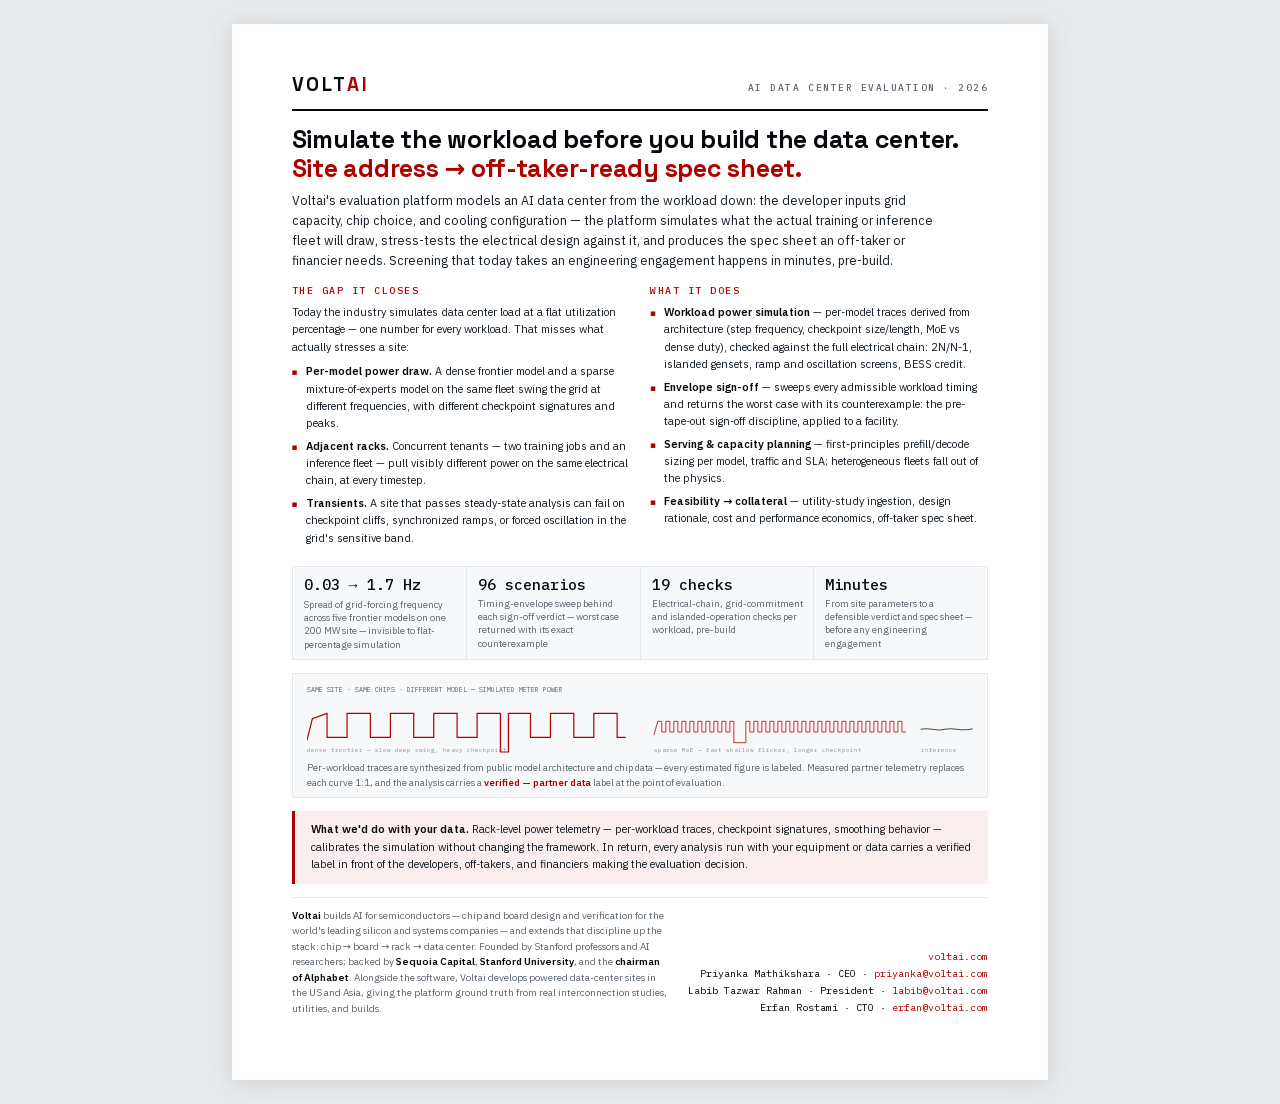
<file: flyer.html>
<!doctype html>
<html lang="en">
<head>
<meta charset="utf-8">
<meta name="viewport" content="width=device-width,initial-scale=1">
<title>Voltai — AI Data Center Evaluation</title>
<style>
@font-face{font-family:'Space Grotesk';font-weight:700;font-display:swap;src:url('_ds/voltai-design-system-7885c8b4-a759-488d-b2ef-cdda965c1e8a/assets/fonts/SpaceGrotesk-700.woff2') format('woff2')}
@font-face{font-family:'Space Grotesk';font-weight:500;font-display:swap;src:url('_ds/voltai-design-system-7885c8b4-a759-488d-b2ef-cdda965c1e8a/assets/fonts/SpaceGrotesk-500.woff2') format('woff2')}
@font-face{font-family:'IBM Plex Sans';font-weight:400;font-display:swap;src:url('_ds/voltai-design-system-7885c8b4-a759-488d-b2ef-cdda965c1e8a/assets/fonts/IBMPlexSans-400.woff2') format('woff2')}
@font-face{font-family:'IBM Plex Sans';font-weight:600;font-display:swap;src:url('_ds/voltai-design-system-7885c8b4-a759-488d-b2ef-cdda965c1e8a/assets/fonts/IBMPlexSans-600.woff2') format('woff2')}
@font-face{font-family:'IBM Plex Mono';font-weight:400;font-display:swap;src:url('_ds/voltai-design-system-7885c8b4-a759-488d-b2ef-cdda965c1e8a/assets/fonts/IBMPlexMono-400.woff2') format('woff2')}
@font-face{font-family:'IBM Plex Mono';font-weight:500;font-display:swap;src:url('_ds/voltai-design-system-7885c8b4-a759-488d-b2ef-cdda965c1e8a/assets/fonts/IBMPlexMono-500.woff2') format('woff2')}
:root{
  --ink:#060a0e; --body:#141d26; --muted:#5b646e; --faint:#8a929b;
  --line:#e2e8ee; --panel:#f6f8fa; --volt:#AF0000; --volt-tint:#fbeeee;
  --f:'IBM Plex Sans',system-ui,sans-serif; --m:'IBM Plex Mono',monospace; --disp:'Space Grotesk',var(--f);
}
*{margin:0;padding:0;box-sizing:border-box}
body{background:#e8ebee;font-family:var(--f);color:var(--body);-webkit-print-color-adjust:exact;print-color-adjust:exact}
.page{width:8.5in;min-height:11in;margin:24px auto;background:#fff;box-shadow:0 2px 24px rgba(6,10,14,.12);padding:.5in .62in .42in;display:flex;flex-direction:column}
@page{size:letter;margin:0}
@media print{body{background:#fff}.page{margin:0;box-shadow:none;min-height:auto}}
.eyebrow{font-family:var(--m);font-size:9.5px;font-weight:500;letter-spacing:.16em;text-transform:uppercase;color:var(--muted)}
header{display:flex;align-items:baseline;justify-content:space-between;border-bottom:2.5px solid var(--ink);padding-bottom:12px}
.wordmark{font-family:var(--disp);font-weight:700;font-size:19px;letter-spacing:.15em;color:var(--ink)}
.wordmark span{color:var(--volt)}
h1{font-family:var(--disp);font-weight:700;font-size:25px;line-height:1.16;letter-spacing:-.01em;color:var(--ink);margin:14px 0 7px}
h1 em{font-style:normal;color:var(--volt)}
.lede{font-size:12.5px;line-height:1.6;color:var(--body);max-width:6.9in}
.cols{display:grid;grid-template-columns:1fr 1fr;gap:20px;margin-top:14px}
h2{font-family:var(--m);font-size:10px;font-weight:500;letter-spacing:.15em;text-transform:uppercase;color:var(--volt);margin-bottom:7px}
.cols p, .cols li{font-size:11px;line-height:1.58;color:var(--body)}
.cols ul{list-style:none}
.cols li{padding-left:14px;position:relative;margin-bottom:5px}
.cols li::before{content:'▪';position:absolute;left:0;color:var(--volt);font-size:9px;top:2px}
.cols li strong{color:var(--ink)}
.kpis{display:grid;grid-template-columns:repeat(4,1fr);gap:1px;background:var(--line);border:1px solid var(--line);margin:14px 0 0}
.kpi{background:var(--panel);padding:8px 11px}
.kpi b{display:block;font-family:var(--m);font-size:15px;font-weight:500;color:var(--ink);margin-bottom:3px}
.kpi span{font-size:9.5px;line-height:1.4;color:var(--muted);display:block}
.trace{margin:13px 0 0;border:1px solid var(--line);background:var(--panel);padding:10px 14px 7px}
.trace .cap{font-size:9.5px;color:var(--muted);line-height:1.5;margin-top:4px}
.databox{margin-top:13px;border-left:3px solid var(--volt);background:var(--volt-tint);padding:10px 16px}
.databox p{font-size:11px;line-height:1.6}
.databox b{color:var(--ink)}
footer{margin-top:auto;border-top:1px solid var(--line);padding-top:10px;margin-top:13px;display:flex;justify-content:space-between;align-items:flex-end;gap:20px}
.co{font-size:10px;line-height:1.55;color:var(--muted);max-width:4.6in}
.co b{color:var(--ink)}
.contact{font-family:var(--m);font-size:10px;color:var(--ink);text-align:right;line-height:1.7;white-space:nowrap}
.contact a{color:var(--volt);text-decoration:none}
</style>
</head>
<body>
<div class="page">
  <header>
    <div class="wordmark">VOLT<span>AI</span></div>
    <div class="eyebrow">AI Data Center Evaluation · 2026</div>
  </header>

  <h1>Simulate the workload before you build the data center.<br><em>Site address → off-taker-ready spec sheet.</em></h1>
  <p class="lede">Voltai's evaluation platform models an AI data center from the workload down: the developer inputs grid capacity, chip choice, and cooling configuration — the platform simulates what the actual training or inference fleet will draw, stress-tests the electrical design against it, and produces the spec sheet an off-taker or financier needs. Screening that today takes an engineering engagement happens in minutes, pre-build.</p>

  <div class="cols">
    <div>
      <h2>The gap it closes</h2>
      <p style="margin-bottom:7px">Today the industry simulates data center load at a flat utilization percentage — one number for every workload. That misses what actually stresses a site:</p>
      <ul>
        <li><strong>Per-model power draw.</strong> A dense frontier model and a sparse mixture-of-experts model on the same fleet swing the grid at different frequencies, with different checkpoint signatures and peaks.</li>
        <li><strong>Adjacent racks.</strong> Concurrent tenants — two training jobs and an inference fleet — pull visibly different power on the same electrical chain, at every timestep.</li>
        <li><strong>Transients.</strong> A site that passes steady-state analysis can fail on checkpoint cliffs, synchronized ramps, or forced oscillation in the grid's sensitive band.</li>
      </ul>
    </div>
    <div>
      <h2>What it does</h2>
      <ul>
        <li><strong>Workload power simulation</strong> — per-model traces derived from architecture (step frequency, checkpoint size/length, MoE vs dense duty), checked against the full electrical chain: 2N/N-1, islanded gensets, ramp and oscillation screens, BESS credit.</li>
        <li><strong>Envelope sign-off</strong> — sweeps every admissible workload timing and returns the worst case with its counterexample: the pre-tape-out sign-off discipline, applied to a facility.</li>
        <li><strong>Serving &amp; capacity planning</strong> — first-principles prefill/decode sizing per model, traffic and SLA; heterogeneous fleets fall out of the physics.</li>
        <li><strong>Feasibility → collateral</strong> — utility-study ingestion, design rationale, cost and performance economics, off-taker spec sheet.</li>
      </ul>
    </div>
  </div>

  <div class="kpis">
    <div class="kpi"><b>0.03 → 1.7 Hz</b><span>Spread of grid-forcing frequency across five frontier models on one 200 MW site — invisible to flat-percentage simulation</span></div>
    <div class="kpi"><b>96 scenarios</b><span>Timing-envelope sweep behind each sign-off verdict — worst case returned with its exact counterexample</span></div>
    <div class="kpi"><b>19 checks</b><span>Electrical-chain, grid-commitment and islanded-operation checks per workload, pre-build</span></div>
    <div class="kpi"><b>Minutes</b><span>From site parameters to a defensible verdict and spec sheet — before any engineering engagement</span></div>
  </div>

  <div class="trace">
    <svg width="100%" viewBox="0 0 1000 110" style="display:block">
      <text x="0" y="12" font-family="IBM Plex Mono" font-size="10" fill="#5b646e">SAME SITE · SAME CHIPS · DIFFERENT MODEL — SIMULATED METER POWER</text>
      <g transform="translate(0,22)">
        <path d="M0,62 L8,30 L30,22 L30,58 L60,58 L60,22 L95,22 L95,58 L125,58 L125,22 L160,22 L160,58 L190,58 L190,22 L225,22 L225,58 L255,58 L255,22 L290,22 L290,80 L302,80 L302,22 L335,22 L335,58 L365,58 L365,22 L400,22 L400,58 L430,58 L430,22 L465,22 L465,58 L478,58" fill="none" stroke="#AF0000" stroke-width="1.8"/>
        <text x="0" y="80" font-family="IBM Plex Mono" font-size="9" fill="#8a929b">dense frontier — slow deep swing, heavy checkpoint</text>
        <g transform="translate(520,0)">
          <path d="M0,55 L6,34 L12,34 L12,50 L18,50 L18,34 L24,34 L24,50 L30,50 L30,34 L36,34 L36,50 L42,50 L42,34 L48,34 L48,50 L54,50 L54,34 L60,34 L60,50 L66,50 L66,34 L72,34 L72,50 L78,50 L78,34 L84,34 L84,50 L90,50 L90,34 L96,34 L96,50 L102,50 L102,34 L108,34 L108,50 L114,50 L114,34 L120,34 L120,66 L138,66 L138,34 L144,34 L144,50 L150,50 L150,34 L156,34 L156,50 L162,50 L162,34 L168,34 L168,50 L174,50 L174,34 L180,34 L180,50 L186,50 L186,34 L192,34 L192,50 L198,50 L198,34 L204,34 L204,50 L210,50 L210,34 L216,34 L216,50 L222,50 L222,34 L228,34 L228,50 L234,50 L234,34 L240,34 L240,50 L246,50 L246,34 L252,34 L252,50 L258,50 L258,34 L264,34 L264,50 L270,50 L270,34 L276,34 L276,50 L282,50 L282,34 L288,34 L288,50 L294,50 L294,34 L300,34 L300,50 L306,50 L306,34 L312,34 L312,50 L318,50 L318,34 L324,34 L324,50 L330,50 L330,34 L336,34 L336,50 L342,50 L342,34 L348,34 L348,50 L354,50 L354,34 L360,34 L360,50 L366,50 L366,34 L372,34 L372,50 L378,50" fill="none" stroke="#c92121" stroke-width="1.4"/>
          <text x="0" y="80" font-family="IBM Plex Mono" font-size="9" fill="#8a929b">sparse MoE — fast shallow flicker, longer checkpoint</text>
        </g>
        <g transform="translate(920,0)">
          <path d="M0,46 C14,42 22,50 36,46 C50,42 60,50 78,45" fill="none" stroke="#4d4d4d" stroke-width="1.6"/>
          <text x="0" y="80" font-family="IBM Plex Mono" font-size="9" fill="#8a929b">inference</text>
        </g>
      </g>
    </svg>
    <div class="cap">Per-workload traces are synthesized from public model architecture and chip data — every estimated figure is labeled. Measured partner telemetry replaces each curve 1:1, and the analysis carries a <b style="color:#AF0000">verified — partner data</b> label at the point of evaluation.</div>
  </div>

  <div class="databox">
    <p><b>What we'd do with your data.</b> Rack-level power telemetry — per-workload traces, checkpoint signatures, smoothing behavior — calibrates the simulation without changing the framework. In return, every analysis run with your equipment or data carries a verified label in front of the developers, off-takers, and financiers making the evaluation decision.</p>
  </div>

  <footer>
    <div class="co">
      <b>Voltai</b> builds AI for semiconductors — chip and board design and verification for the world's leading silicon and systems companies — and extends that discipline up the stack: chip → board → rack → data center. Founded by Stanford professors and AI researchers; backed by <b>Sequoia Capital</b>, <b>Stanford University</b>, and the <b>chairman of Alphabet</b>. Alongside the software, Voltai develops powered data-center sites in the US and Asia, giving the platform ground truth from real interconnection studies, utilities, and builds.
    </div>
    <div class="contact">
      <a href="https://voltai.com">voltai.com</a><br>
      Priyanka Mathikshara · CEO · <a href="mailto:priyanka@voltai.com">priyanka@voltai.com</a><br>
      Labib Tazwar Rahman · President · <a href="mailto:labib@voltai.com">labib@voltai.com</a><br>
      Erfan Rostami · CTO · <a href="mailto:erfan@voltai.com">erfan@voltai.com</a>
    </div>
  </footer>
</div>
</body>
</html>
</file>
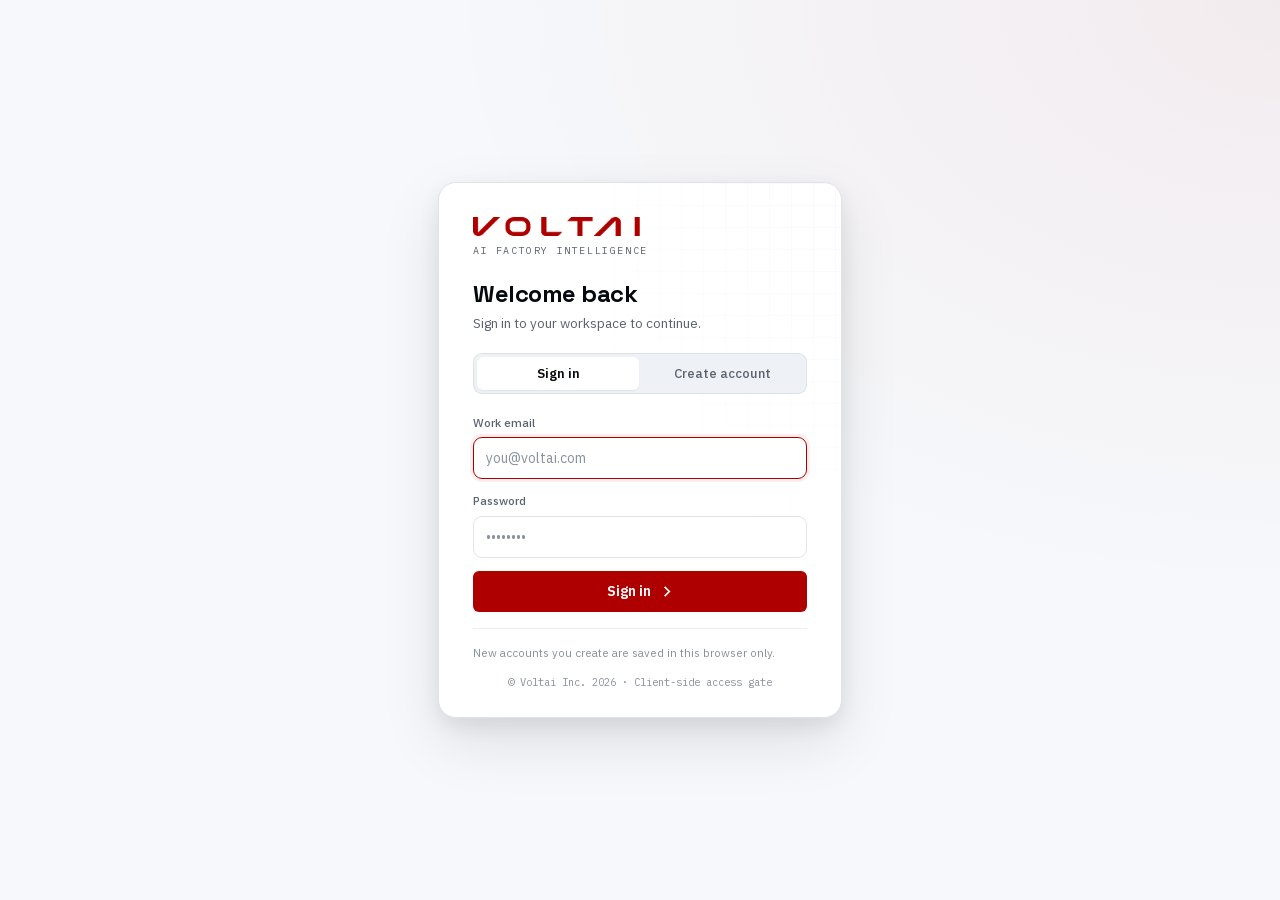
<file: login.html>
<!DOCTYPE html>
<html lang="en">

<head>
  <meta charset="UTF-8">
  <meta name="viewport" content="width=device-width, initial-scale=1">
  <title>Sign in — Voltai AI Factory Intelligence</title>
  <style>
    @font-face {
      font-family: 'Space Grotesk';
      font-weight: 500;
      font-display: swap;
      src: url('_ds/voltai-design-system-7885c8b4-a759-488d-b2ef-cdda965c1e8a/assets/fonts/SpaceGrotesk-500.woff2') format('woff2')
    }

    @font-face {
      font-family: 'Space Grotesk';
      font-weight: 700;
      font-display: swap;
      src: url('_ds/voltai-design-system-7885c8b4-a759-488d-b2ef-cdda965c1e8a/assets/fonts/SpaceGrotesk-700.woff2') format('woff2')
    }

    @font-face {
      font-family: 'IBM Plex Sans';
      font-weight: 400;
      font-display: swap;
      src: url('_ds/voltai-design-system-7885c8b4-a759-488d-b2ef-cdda965c1e8a/assets/fonts/IBMPlexSans-400.woff2') format('woff2')
    }

    @font-face {
      font-family: 'IBM Plex Sans';
      font-weight: 500;
      font-display: swap;
      src: url('_ds/voltai-design-system-7885c8b4-a759-488d-b2ef-cdda965c1e8a/assets/fonts/IBMPlexSans-500.woff2') format('woff2')
    }

    @font-face {
      font-family: 'IBM Plex Sans';
      font-weight: 600;
      font-display: swap;
      src: url('_ds/voltai-design-system-7885c8b4-a759-488d-b2ef-cdda965c1e8a/assets/fonts/IBMPlexSans-600.woff2') format('woff2')
    }

    @font-face {
      font-family: 'IBM Plex Mono';
      font-weight: 400;
      font-display: swap;
      src: url('_ds/voltai-design-system-7885c8b4-a759-488d-b2ef-cdda965c1e8a/assets/fonts/IBMPlexMono-400.woff2') format('woff2')
    }

    @font-face {
      font-family: 'IBM Plex Mono';
      font-weight: 500;
      font-display: swap;
      src: url('_ds/voltai-design-system-7885c8b4-a759-488d-b2ef-cdda965c1e8a/assets/fonts/IBMPlexMono-500.woff2') format('woff2')
    }

    :root {
      --bg: #f6f8fb;
      --surface: #ffffff;
      --sunken: #eef2f6;
      --fill: #e6ebf1;
      --ink: #060a0e;
      --body: #1c2530;
      --muted: #5b646e;
      --faint: #8a929b;
      --border: #dfe4ea;
      --hairline: rgba(6, 10, 14, .07);
      --border-strong: #c8ced6;
      --red: #AF0000;
      --red-vivid: #c92121;
      --red-tint: #fbeeee;
      --red-deep: #8a0000;
      --ok: #1e7a5a;
      --danger: #c0392b;
      --danger-tint: #fbecea;
      --disp: 'Space Grotesk', sans-serif;
      --f: 'IBM Plex Sans', -apple-system, sans-serif;
      --m: 'IBM Plex Mono', monospace;
      --shadow-lg: 0 8px 20px rgba(6, 10, 14, .07), 0 24px 60px rgba(6, 10, 14, .10);
      --ease: cubic-bezier(.2, 0, 0, 1);
      --enter: cubic-bezier(.16, 1, .3, 1);
      --r: 14px;
      --r-sm: 9px;
      --r-xs: 6px;
    }

    * {
      box-sizing: border-box;
      margin: 0;
      padding: 0
    }

    html,
    body {
      height: 100%
    }

    body {
      background: var(--bg);
      color: var(--body);
      font-family: var(--f);
      font-size: 14px;
      line-height: 1.5;
      -webkit-font-smoothing: antialiased;
      display: flex;
      align-items: center;
      justify-content: center;
      padding: 32px 20px;
      min-height: 100dvh;
      background-image: radial-gradient(120% 120% at 100% 0%, rgba(175, 0, 0, .05), transparent 55%)
    }

    button,
    input {
      font-family: inherit
    }

    .eyebrow {
      font-family: var(--m);
      font-size: 10.5px;
      font-weight: 500;
      letter-spacing: .15em;
      text-transform: uppercase;
      color: var(--faint)
    }

    .card {
      width: 100%;
      max-width: 404px;
      background: var(--surface);
      border: 1px solid var(--border);
      border-radius: 18px;
      box-shadow: var(--shadow-lg);
      padding: 34px 34px 26px;
      position: relative;
      overflow: hidden;
      animation: rise .5s var(--enter) both
    }

    .card::before {
      content: "";
      position: absolute;
      inset: 0;
      background-image: linear-gradient(rgba(6, 10, 14, .025) 1px, transparent 1px), linear-gradient(90deg, rgba(6, 10, 14, .025) 1px, transparent 1px);
      background-size: 22px 22px;
      -webkit-mask-image: radial-gradient(120% 120% at 100% 0%, #000, transparent 60%);
      mask-image: radial-gradient(120% 120% at 100% 0%, #000, transparent 60%);
      pointer-events: none
    }

    @keyframes rise {
      from {
        opacity: 0;
        transform: translateY(12px)
      }

      to {
        opacity: 1;
        transform: none
      }
    }

    .brand {
      display: flex;
      flex-direction: column;
      gap: 7px;
      margin-bottom: 22px;
      position: relative;
      z-index: 1
    }

    .brand img {
      height: 19px;
      width: auto;
      align-self: flex-start
    }

    .brand .sub {
      font-family: var(--m);
      font-size: 10px;
      letter-spacing: .16em;
      text-transform: uppercase;
      color: var(--muted)
    }

    h1 {
      font-family: var(--disp);
      font-weight: 700;
      letter-spacing: -.02em;
      color: var(--ink);
      font-size: 24px;
      line-height: 1.15;
      position: relative;
      z-index: 1
    }

    .lead {
      font-size: 13.5px;
      color: var(--muted);
      margin-top: 5px;
      margin-bottom: 20px;
      position: relative;
      z-index: 1
    }

    .tabs {
      display: flex;
      gap: 2px;
      background: var(--sunken);
      border: 1px solid var(--hairline);
      border-radius: 9px;
      padding: 3px;
      margin-bottom: 20px;
      position: relative;
      z-index: 1
    }

    .tabs button {
      flex: 1;
      padding: 8px 8px;
      font-size: 13px;
      font-weight: 500;
      color: var(--muted);
      border: none;
      background: none;
      border-radius: 6px;
      cursor: pointer;
      transition: .12s
    }

    .tabs button.on {
      background: var(--surface);
      color: var(--ink);
      font-weight: 600;
      box-shadow: 0 1px 2px rgba(6, 10, 14, .06)
    }

    form {
      display: flex;
      flex-direction: column;
      gap: 13px;
      position: relative;
      z-index: 1
    }

    .field {
      display: flex;
      flex-direction: column;
      gap: 6px
    }

    .field label {
      font-size: 11.5px;
      font-weight: 500;
      color: var(--muted)
    }

    .field input {
      width: 100%;
      border: 1px solid var(--border);
      border-radius: 9px;
      padding: 11px 12px;
      font-size: 14px;
      background: var(--surface);
      color: var(--ink);
      outline: none;
      transition: .12s
    }

    .field input:focus {
      border-color: var(--red);
      box-shadow: 0 0 0 3px var(--red-tint)
    }

    .field input::placeholder {
      color: var(--faint)
    }

    .err {
      display: none;
      background: var(--danger-tint);
      border: 1px solid #f0cccc;
      color: var(--danger);
      border-radius: 8px;
      padding: 9px 12px;
      font-size: 12.5px;
      line-height: 1.45
    }

    .err.on {
      display: block
    }

    .btn {
      display: inline-flex;
      align-items: center;
      justify-content: center;
      gap: 8px;
      border-radius: var(--r-xs);
      font-size: 14px;
      font-weight: 600;
      cursor: pointer;
      text-decoration: none;
      transition: .13s var(--ease);
      border: 1px solid transparent;
      padding: 12px 18px;
      line-height: 1;
      width: 100%
    }

    .btn-primary {
      background: var(--red);
      color: #fff
    }

    .btn-primary:hover {
      background: var(--red-vivid)
    }

    .btn-primary:active {
      background: var(--red-deep)
    }

    .btn svg {
      width: 15px;
      height: 15px
    }

    .hint {
      margin-top: 16px;
      padding-top: 15px;
      border-top: 1px solid var(--hairline);
      font-size: 11.5px;
      color: var(--faint);
      line-height: 1.5;
      position: relative;
      z-index: 1
    }

    .hint b {
      color: var(--muted);
      font-weight: 600
    }

    .hint code {
      font-family: var(--m);
      font-size: 11px;
      background: var(--sunken);
      border: 1px solid var(--hairline);
      border-radius: 4px;
      padding: 1px 5px;
      color: var(--body)
    }

    .foot {
      margin-top: 14px;
      text-align: center;
      font-size: 10.5px;
      color: var(--faint);
      font-family: var(--m)
    }
  </style>
</head>

<body>
  <main class="card">
    <div class="brand">
      <img src="_ds/voltai-logo-red.png" alt="Voltai">
      <span class="sub">AI Factory Intelligence</span>
    </div>

    <h1 id="title">Welcome back</h1>
    <p class="lead" id="lead">Sign in to your workspace to continue.</p>

    <div class="tabs">
      <button id="tab-in" class="on" type="button" onclick="setMode('in')">Sign in</button>
      <button id="tab-up" type="button" onclick="setMode('up')">Create account</button>
    </div>

    <div class="err" id="err"></div>

    <form id="form" onsubmit="return submitForm(event)">
      <div class="field" id="f-name" style="display:none">
        <label for="in-name">Full name</label>
        <input id="in-name" type="text" autocomplete="name" placeholder="Jane Doe">
      </div>
      <div class="field">
        <label for="in-email">Work email</label>
        <input id="in-email" type="email" autocomplete="username" placeholder="you@voltai.com" required>
      </div>
      <div class="field">
        <label for="in-pass">Password</label>
        <input id="in-pass" type="password" autocomplete="current-password" placeholder="••••••••" required>
      </div>
      <button class="btn btn-primary" type="submit" id="submit-btn">
        <span id="submit-label">Sign in</span>
        <svg viewBox="0 0 16 16" fill="none" stroke="currentColor" stroke-width="1.8">
          <path d="M6 3l5 5-5 5" />
        </svg>
      </button>
    </form>

    <div class="hint">
      New accounts you create are saved in this browser only.
    </div>
    <div class="foot">© Voltai Inc. 2026 · Client-side access gate</div>
  </main>

  <script>window.__AUTH_PAGE = true;</script>
  <script src="accounts.js"></script>
  <script src="auth.js"></script>
  <script>
    // Already signed in? Go straight to the dashboard.
    if (Auth.isAuthed()) location.replace("index.html");

    var mode = "in";
    function setMode(m) {
      mode = m;
      document.getElementById("tab-in").classList.toggle("on", m === "in");
      document.getElementById("tab-up").classList.toggle("on", m === "up");
      document.getElementById("f-name").style.display = m === "up" ? "flex" : "none";
      document.getElementById("title").textContent = m === "up" ? "Create your account" : "Welcome back";
      document.getElementById("lead").textContent = m === "up"
        ? "Set up a workspace login to access the toolkit."
        : "Sign in to your workspace to continue.";
      document.getElementById("submit-label").textContent = m === "up" ? "Create account" : "Sign in";
      document.getElementById("in-pass").setAttribute("autocomplete", m === "up" ? "new-password" : "current-password");
      showErr("");
      (m === "up" ? document.getElementById("in-name") : document.getElementById("in-email")).focus();
    }
    function showErr(msg) {
      var el = document.getElementById("err");
      el.textContent = msg || "";
      el.classList.toggle("on", !!msg);
    }
    function submitForm(e) {
      e.preventDefault();
      var name = document.getElementById("in-name").value;
      var email = document.getElementById("in-email").value;
      var pass = document.getElementById("in-pass").value;
      var res = mode === "up" ? Auth.signUp(name, email, pass) : Auth.signIn(email, pass);
      if (!res.ok) { showErr(res.error); return false; }
      location.href = "index.html";
      return false;
    }
    document.getElementById("in-email").focus();
  </script>
</body>

</html>
</file>
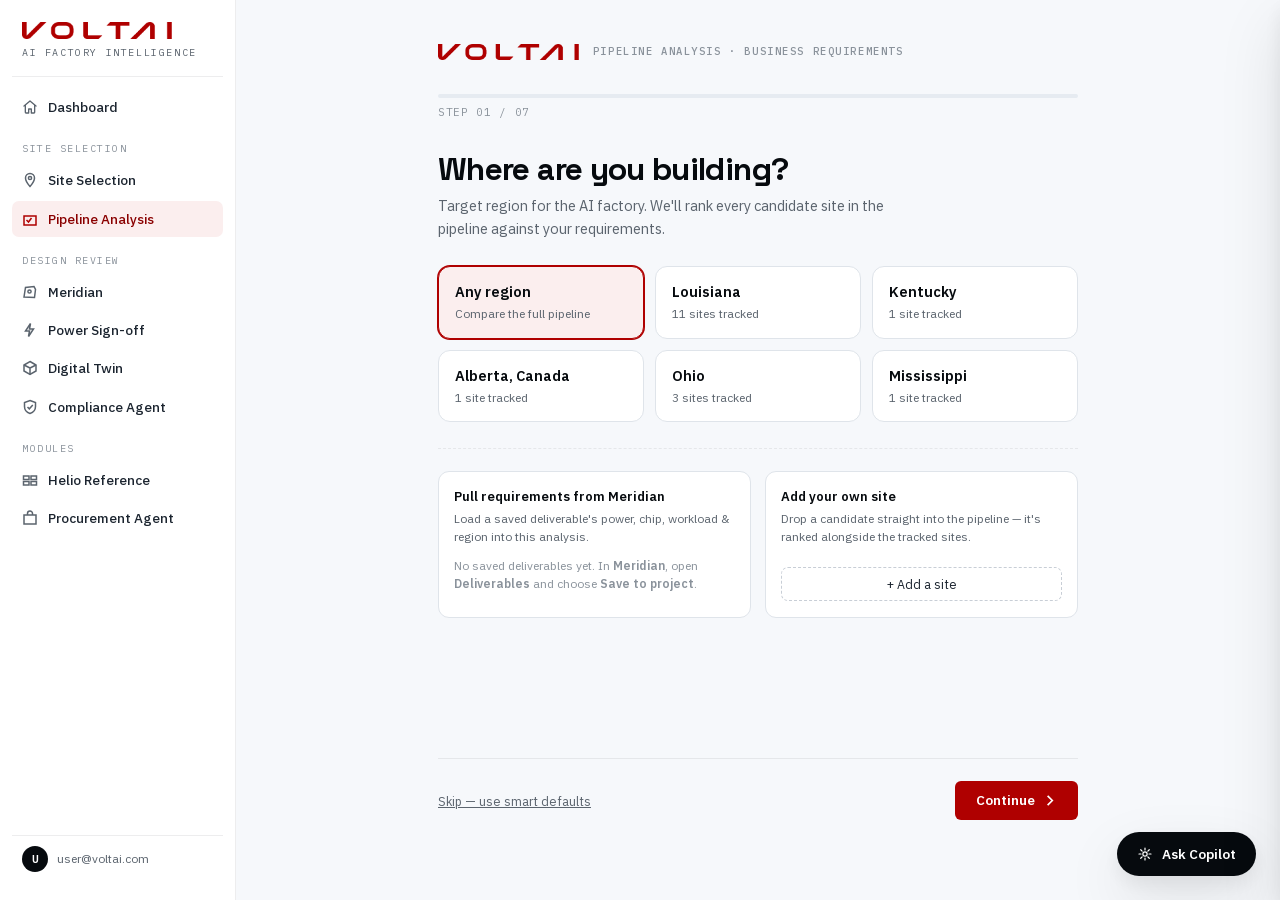
<file: meridian.html>
<!DOCTYPE html>
<html lang="en">

<head>
  <meta charset="UTF-8">
  <meta name="viewport" content="width=device-width, initial-scale=1">
  <title>Voltai — Pipeline Analysis · AI Factory Site Intelligence</title>
  <style>
    @font-face{font-family:'Space Grotesk';font-weight:500;font-display:swap;src:url('_ds/voltai-design-system-7885c8b4-a759-488d-b2ef-cdda965c1e8a/assets/fonts/SpaceGrotesk-500.woff2') format('woff2')}
    @font-face{font-family:'Space Grotesk';font-weight:700;font-display:swap;src:url('_ds/voltai-design-system-7885c8b4-a759-488d-b2ef-cdda965c1e8a/assets/fonts/SpaceGrotesk-700.woff2') format('woff2')}
    @font-face{font-family:'IBM Plex Sans';font-weight:400;font-display:swap;src:url('_ds/voltai-design-system-7885c8b4-a759-488d-b2ef-cdda965c1e8a/assets/fonts/IBMPlexSans-400.woff2') format('woff2')}
    @font-face{font-family:'IBM Plex Sans';font-weight:500;font-display:swap;src:url('_ds/voltai-design-system-7885c8b4-a759-488d-b2ef-cdda965c1e8a/assets/fonts/IBMPlexSans-500.woff2') format('woff2')}
    @font-face{font-family:'IBM Plex Sans';font-weight:600;font-display:swap;src:url('_ds/voltai-design-system-7885c8b4-a759-488d-b2ef-cdda965c1e8a/assets/fonts/IBMPlexSans-600.woff2') format('woff2')}
    @font-face{font-family:'IBM Plex Mono';font-weight:400;font-display:swap;src:url('_ds/voltai-design-system-7885c8b4-a759-488d-b2ef-cdda965c1e8a/assets/fonts/IBMPlexMono-400.woff2') format('woff2')}
    @font-face{font-family:'IBM Plex Mono';font-weight:500;font-display:swap;src:url('_ds/voltai-design-system-7885c8b4-a759-488d-b2ef-cdda965c1e8a/assets/fonts/IBMPlexMono-500.woff2') format('woff2')}

    :root{
      --bg:#f6f8fb; --surface:#ffffff; --sunken:#eef2f6; --fill:#e6ebf1;
      --ink:#060a0e; --body:#1c2530; --muted:#5b646e; --faint:#8a929b;
      --border:#dfe4ea; --hairline:rgba(6,10,14,.07); --border-strong:#c8ced6;
      --red:#AF0000; --red-vivid:#c92121; --red-tint:#fbeeee; --red-deep:#8a0000;
      --ok:#1e7a5a; --ok-tint:#e8f5ef; --warn:#8a6a14; --warn-tint:#fbf4e2; --danger:#c0392b; --danger-tint:#fbecea;
      --disp:'Space Grotesk',sans-serif; --f:'IBM Plex Sans',-apple-system,sans-serif; --m:'IBM Plex Mono',monospace;
      --shadow-sm:0 1px 2px rgba(6,10,14,.05),0 1px 3px rgba(6,10,14,.04);
      --shadow:0 2px 6px rgba(6,10,14,.05),0 8px 24px rgba(6,10,14,.06);
      --shadow-lg:0 8px 20px rgba(6,10,14,.07),0 24px 60px rgba(6,10,14,.10);
      --ease:cubic-bezier(.2,0,0,1); --enter:cubic-bezier(.16,1,.3,1);
      --r:14px; --r-sm:9px; --r-xs:6px; --sidebar:236px;
    }
    *{box-sizing:border-box;margin:0;padding:0}
    html,body{height:100%;overflow-x:hidden}
    body{background:var(--bg);color:var(--body);font-family:var(--f);font-size:14px;line-height:1.5;display:flex;min-height:100dvh;-webkit-font-smoothing:antialiased}
    ::selection{background:var(--red-tint);color:var(--ink)}
    button,input,select,textarea{font-family:inherit}
    a{color:inherit}
    .mono{font-family:var(--m)}
    .eyebrow{font-family:var(--m);font-size:10.5px;font-weight:500;letter-spacing:.15em;text-transform:uppercase;color:var(--faint)}
    ::-webkit-scrollbar{width:10px;height:10px}
    ::-webkit-scrollbar-thumb{background:#cfd6de;border-radius:6px;border:2px solid var(--bg)}
    ::-webkit-scrollbar-thumb:hover{background:#b7c0ca}

    /* ── SIDEBAR ───────────────────────────────────────────── */
    aside{width:var(--sidebar);flex-shrink:0;background:var(--surface);border-right:1px solid var(--hairline);display:flex;flex-direction:column;padding:18px 12px;position:sticky;top:0;height:100dvh;z-index:40}
    .logo{display:flex;flex-direction:column;gap:6px;padding:4px 10px 16px;border-bottom:1px solid var(--hairline);margin-bottom:12px}
    .logo img{height:17px;width:auto;align-self:flex-start}
    .logo .sub{font-family:var(--m);font-size:10px;letter-spacing:.16em;text-transform:uppercase;color:var(--muted)}
    nav{display:flex;flex-direction:column;gap:2px;overflow-y:auto}
    nav a{display:flex;align-items:center;gap:10px;padding:8px 10px;border-radius:7px;color:var(--body);text-decoration:none;font-size:13.5px;font-weight:500;transition:background .12s}
    nav a:hover{background:var(--sunken)}
    nav a.on{background:var(--red-tint);color:var(--red-deep)}
    nav a .ic{width:16px;height:16px;flex-shrink:0;color:var(--muted)}
    nav a.on .ic{color:var(--red)}
    nav a .ext{margin-left:auto;font-family:var(--m);font-size:10px;color:var(--faint)}
    nav .sep{font-family:var(--m);font-size:10px;letter-spacing:.15em;text-transform:uppercase;color:var(--faint);padding:14px 10px 4px}
    .user{margin-top:auto;display:flex;align-items:center;gap:9px;padding:10px;border-top:1px solid var(--hairline);font-size:12px;color:var(--muted)}
    .user .dot{width:26px;height:26px;border-radius:50%;background:var(--ink);color:#fff;display:flex;align-items:center;justify-content:center;font-size:11px;font-weight:600}

    main{flex:1;min-width:0;overflow-x:hidden;position:relative}
    .wrap{max-width:1160px;margin:0 auto;padding:34px 40px 96px}
    @media(max-width:1000px){.wrap{padding:24px 20px 96px}}

    /* ── TYPOGRAPHY ────────────────────────────────────────── */
    h1,h2,h3{font-family:var(--disp);color:var(--ink);font-weight:700;letter-spacing:-.02em;line-height:1.12}
    .display{font-size:clamp(30px,4.5vw,46px)}
    .num{font-family:var(--disp);font-weight:700;letter-spacing:-.02em;font-variant-numeric:tabular-nums}

    /* ── TOP BAR (results) ─────────────────────────────────── */
    .topbar{display:flex;align-items:center;gap:12px;flex-wrap:wrap;margin-bottom:22px}
    .topbar .title{display:flex;flex-direction:column;gap:2px;margin-right:auto}
    .topbar .title .eyebrow{margin-bottom:1px}
    .topbar h1{font-size:22px}
    .req-chips{display:flex;gap:6px;flex-wrap:wrap;align-items:center}
    .chip{display:inline-flex;align-items:center;gap:6px;background:var(--surface);border:1px solid var(--border);border-radius:99px;padding:5px 11px;font-size:12px;color:var(--body);font-weight:500;white-space:nowrap}
    .chip b{font-family:var(--m);font-weight:500;color:var(--ink);font-size:11.5px}
    .chip .k{color:var(--faint);font-size:10px;font-family:var(--m);text-transform:uppercase;letter-spacing:.08em}

    .btn{display:inline-flex;align-items:center;justify-content:center;gap:7px;border-radius:var(--r-xs);font-size:12.5px;font-weight:600;cursor:pointer;text-decoration:none;transition:.13s var(--ease);border:1px solid transparent;white-space:nowrap;padding:8px 15px;line-height:1}
    .btn svg{width:15px;height:15px}
    .btn-primary{background:var(--red);color:#fff}
    .btn-primary:hover{background:var(--red-vivid)}
    .btn-primary:active{background:var(--red-deep)}
    .btn-ink{background:var(--ink);color:#fff}
    .btn-ink:hover{background:#26323d}
    .btn-ghost{background:var(--surface);color:var(--body);border-color:var(--border)}
    .btn-ghost:hover{border-color:var(--border-strong);background:var(--sunken)}
    .btn-lg{padding:11px 20px;font-size:13.5px}
    .btn:disabled{opacity:.5;cursor:default}

    /* ── CARD ──────────────────────────────────────────────── */
    .card{background:var(--surface);border:1px solid var(--border);border-radius:var(--r);box-shadow:var(--shadow-sm);transition:box-shadow .16s,border-color .16s,transform .16s}
    .section{margin-top:30px}
    .section-head{display:flex;align-items:baseline;gap:12px;margin-bottom:14px}
    .section-head h2{font-size:17px}
    .section-head .eyebrow{color:var(--faint)}
    .section-head .idx{font-family:var(--m);font-size:11px;color:var(--red);font-weight:500}
    .section-head .spacer{flex:1}

    /* ── HERO RECOMMENDATION ───────────────────────────────── */
    .hero{position:relative;overflow:hidden;border-radius:18px;background:
        radial-gradient(120% 140% at 100% 0%, rgba(175,0,0,.05), transparent 55%),
        linear-gradient(180deg,#fff, #fcfdfe);
      border:1px solid var(--border);box-shadow:var(--shadow-lg);padding:26px 28px}
    .hero::before{content:"";position:absolute;inset:0;background-image:linear-gradient(rgba(6,10,14,.025) 1px,transparent 1px),linear-gradient(90deg,rgba(6,10,14,.025) 1px,transparent 1px);background-size:22px 22px;-webkit-mask-image:radial-gradient(120% 120% at 100% 0%,#000,transparent 60%);mask-image:radial-gradient(120% 120% at 100% 0%,#000,transparent 60%);pointer-events:none}
    .hero-grid{display:grid;grid-template-columns:1fr auto;gap:26px;position:relative;z-index:1;align-items:start}
    @media(max-width:820px){.hero-grid{grid-template-columns:1fr}}
    .hero .badge-rec{display:inline-flex;align-items:center;gap:7px;background:var(--red-tint);color:var(--red-deep);border:1px solid #f0cccc;border-radius:99px;padding:5px 12px;font-size:11px;font-weight:600;font-family:var(--m);letter-spacing:.06em;text-transform:uppercase}
    .hero h1{font-size:clamp(26px,3.6vw,38px);margin:14px 0 4px}
    .hero .loc{font-size:13.5px;color:var(--muted);display:flex;align-items:center;gap:8px}
    .hero .loc .dotsep{color:var(--faint)}
    .hero-explain{margin-top:16px;font-size:14.5px;line-height:1.62;color:var(--body);max-width:56ch}
    .hero-explain b{color:var(--ink);font-weight:600}
    .hero-cta{display:flex;gap:10px;flex-wrap:wrap;margin-top:20px}

    /* score ring */
    .ring-wrap{display:flex;flex-direction:column;align-items:center;gap:10px;min-width:190px}
    .ring{position:relative;width:172px;height:172px}
    .ring svg{transform:rotate(-90deg)}
    .ring .rc{transition:stroke-dashoffset 1s var(--enter)}
    .ring .center{position:absolute;inset:0;display:flex;flex-direction:column;align-items:center;justify-content:center;gap:1px}
    .ring .center .v{font-family:var(--disp);font-size:46px;font-weight:700;color:var(--ink);line-height:1;letter-spacing:-.03em}
    .ring .center .v small{font-size:18px;color:var(--faint);font-weight:500}
    .ring .center .l{font-family:var(--m);font-size:9.5px;letter-spacing:.14em;text-transform:uppercase;color:var(--muted)}
    .conf-badge{display:flex;align-items:center;gap:7px;font-size:12px;color:var(--muted);font-family:var(--m)}
    .conf-badge .cdot{width:7px;height:7px;border-radius:50%;background:var(--ok)}

    /* hero KPI strip */
    .hero-kpis{display:grid;grid-template-columns:repeat(6,1fr);gap:1px;background:var(--border);border:1px solid var(--border);border-radius:12px;overflow:hidden;margin-top:22px;position:relative;z-index:1}
    @media(max-width:900px){.hero-kpis{grid-template-columns:repeat(3,1fr)}}
    @media(max-width:520px){.hero-kpis{grid-template-columns:repeat(2,1fr)}}
    .hero-kpis .k{background:var(--surface);padding:13px 14px;display:flex;flex-direction:column;gap:3px}
    .hero-kpis .k .kv{font-family:var(--disp);font-weight:700;font-size:19px;color:var(--ink);letter-spacing:-.01em;line-height:1.05}
    .hero-kpis .k .kv small{font-size:12px;color:var(--muted);font-weight:500}
    .hero-kpis .k .kl{font-family:var(--m);font-size:9.5px;letter-spacing:.09em;text-transform:uppercase;color:var(--faint)}
    .pill{display:inline-flex;align-items:center;gap:5px;padding:2px 8px;border-radius:99px;font-size:10.5px;font-weight:600;font-family:var(--m);letter-spacing:.04em;width:fit-content}
    .pill.ok{background:var(--ok-tint);color:var(--ok)} .pill.warn{background:var(--warn-tint);color:var(--warn)} .pill.danger{background:var(--danger-tint);color:var(--danger)} .pill.neutral{background:var(--sunken);color:var(--muted)}

    /* ── EXPLAINABILITY ────────────────────────────────────── */
    .xai-tabs{display:flex;gap:2px;background:var(--sunken);border:1px solid var(--hairline);border-radius:8px;padding:3px;margin-bottom:14px;flex-wrap:wrap}
    .xai-tabs button{flex:1;min-width:96px;padding:7px 8px;font-size:12px;font-weight:500;color:var(--muted);border:none;background:none;border-radius:5px;cursor:pointer;transition:.12s}
    .xai-tabs button.on{background:var(--surface);color:var(--ink);font-weight:600;box-shadow:var(--shadow-sm)}
    .xai-body{padding:20px 22px}
    .xai-list{display:flex;flex-direction:column;gap:11px}
    .xai-list .item{display:flex;gap:11px;font-size:13.5px;line-height:1.55;color:var(--body)}
    .xai-list .item .mk{flex-shrink:0;width:20px;height:20px;border-radius:5px;display:flex;align-items:center;justify-content:center;font-family:var(--m);font-size:11px;font-weight:600;margin-top:1px}
    .mk.pos{background:var(--ok-tint);color:var(--ok)} .mk.neg{background:var(--danger-tint);color:var(--danger)} .mk.neu{background:var(--sunken);color:var(--muted)} .mk.imp{background:var(--red-tint);color:var(--red)}

    /* ── READINESS ─────────────────────────────────────────── */
    .readiness-grid{display:grid;grid-template-columns:300px 1fr;gap:22px}
    @media(max-width:820px){.readiness-grid{grid-template-columns:1fr}}
    .radar-card{padding:20px;display:flex;flex-direction:column;align-items:center;gap:10px}
    .radar-score{text-align:center;margin-bottom:2px}
    .radar-score .v{font-family:var(--disp);font-size:40px;font-weight:700;color:var(--ink);line-height:1}
    .radar-score .l{font-family:var(--m);font-size:10px;letter-spacing:.12em;text-transform:uppercase;color:var(--muted);margin-top:2px}
    .cat-list{display:grid;grid-template-columns:1fr 1fr;gap:11px 22px;align-content:start}
    @media(max-width:560px){.cat-list{grid-template-columns:1fr}}
    .cat{display:flex;flex-direction:column;gap:5px}
    .cat .top{display:flex;align-items:baseline;justify-content:space-between;gap:8px}
    .cat .nm{font-size:12.5px;font-weight:600;color:var(--ink)}
    .cat .sc{font-family:var(--m);font-size:12px;font-weight:500;color:var(--muted)}
    .cat .bar{height:6px;border-radius:3px;background:var(--fill);overflow:hidden}
    .cat .bar i{display:block;height:100%;border-radius:3px;background:linear-gradient(90deg,var(--red-deep),var(--red-vivid));transition:width .9s var(--enter)}
    .cat .nt{font-size:11px;color:var(--muted);line-height:1.45}

    /* ── FINANCIAL KPI CARDS ───────────────────────────────── */
    .kpi-grid{display:grid;grid-template-columns:repeat(auto-fill,minmax(168px,1fr));gap:12px}
    .kpi{padding:16px 17px;display:flex;flex-direction:column;gap:5px;position:relative;overflow:hidden}
    .kpi .kl{font-family:var(--m);font-size:10px;letter-spacing:.09em;text-transform:uppercase;color:var(--faint)}
    .kpi .kv{font-family:var(--disp);font-weight:700;font-size:26px;color:var(--ink);letter-spacing:-.02em;line-height:1.05}
    .kpi .kv small{font-size:14px;color:var(--muted);font-weight:500}
    .kpi .ks{font-size:11.5px;color:var(--muted);line-height:1.4}
    .kpi.accent{background:linear-gradient(180deg,#fff,#fdf6f6);border-color:#f2d9d9}
    .kpi.accent .kv{color:var(--red-deep)}

    /* ── CANDIDATE CARDS ───────────────────────────────────── */
    .cand-toolbar{display:flex;align-items:center;gap:10px;flex-wrap:wrap;margin-bottom:14px}
    .seg{display:inline-flex;gap:2px;background:var(--sunken);border:1px solid var(--hairline);border-radius:8px;padding:3px}
    .seg button{padding:6px 12px;font-size:12px;font-weight:500;color:var(--muted);border:none;background:none;border-radius:5px;cursor:pointer;transition:.12s;white-space:nowrap}
    .seg button.on{background:var(--surface);color:var(--ink);font-weight:600;box-shadow:var(--shadow-sm)}
    .cand-grid{display:grid;grid-template-columns:repeat(auto-fill,minmax(268px,1fr));gap:14px}
    .cand{padding:16px 17px 15px;cursor:pointer;position:relative;display:flex;flex-direction:column;gap:12px}
    .cand:hover{border-color:var(--border-strong);box-shadow:var(--shadow);transform:translateY(-2px)}
    .cand.sel{border-color:var(--red);box-shadow:0 0 0 1px var(--red),var(--shadow)}
    .cand .rankbadge{position:absolute;top:14px;right:15px;font-family:var(--m);font-size:10.5px;color:var(--faint)}
    .cand .chd{display:flex;align-items:flex-start;gap:11px}
    .cand .miniring{flex-shrink:0}
    .cand .nm{font-size:15px;font-weight:600;color:var(--ink);font-family:var(--disp);letter-spacing:-.01em;line-height:1.15}
    .cand .st{font-size:11.5px;color:var(--muted);margin-top:2px;font-family:var(--m)}
    .cand .metrics{display:grid;grid-template-columns:1fr 1fr;gap:9px 12px;padding-top:12px;border-top:1px solid var(--hairline)}
    .cand .met{display:flex;flex-direction:column;gap:1px}
    .cand .met .ml{font-family:var(--m);font-size:9.5px;letter-spacing:.06em;text-transform:uppercase;color:var(--faint)}
    .cand .met .mv{font-size:13px;font-weight:600;color:var(--ink)}
    .cand .cta-row{display:flex;gap:7px;margin-top:2px}
    .cmpbox{display:flex;align-items:center;gap:7px;font-size:12px;color:var(--muted);cursor:pointer;user-select:none}
    .cmpbox input{width:15px;height:15px;accent-color:var(--red)}

    /* ── COMPARE PANEL ─────────────────────────────────────── */
    .cmp-panel{padding:20px 22px}
    .cmp-natural{font-size:14px;line-height:1.6;color:var(--body);background:var(--red-tint);border:1px solid #f2d9d9;border-radius:10px;padding:14px 16px;margin-bottom:16px}
    .cmp-natural b{color:var(--red-deep)}
    .cmp-table{width:100%;border-collapse:collapse;font-size:13px}
    .cmp-table th,.cmp-table td{text-align:left;padding:9px 12px;border-bottom:1px solid var(--hairline)}
    .cmp-table th{font-family:var(--m);font-size:10px;letter-spacing:.08em;text-transform:uppercase;color:var(--faint);font-weight:500}
    .cmp-table td.rl{font-family:var(--m);font-size:11px;color:var(--muted);white-space:nowrap}
    .cmp-table td .v{font-weight:600;color:var(--ink)}
    .cmp-table td .best{color:var(--ok)}
    .cmp-scroll{overflow-x:auto}

    /* ── FORECAST ──────────────────────────────────────────── */
    .fc-head{display:flex;align-items:center;gap:10px;flex-wrap:wrap;margin-bottom:14px}
    .fc-body{padding:20px 22px}
    .fc-grid{display:grid;grid-template-columns:1.3fr 1fr;gap:22px}
    @media(max-width:820px){.fc-grid{grid-template-columns:1fr}}
    .fc-metrics{display:grid;grid-template-columns:1fr 1fr;gap:12px;align-content:start}
    .fc-m{background:var(--sunken);border:1px solid var(--hairline);border-radius:9px;padding:12px 13px}
    .fc-m .fl{font-family:var(--m);font-size:10px;letter-spacing:.06em;text-transform:uppercase;color:var(--faint)}
    .fc-m .fv{font-family:var(--disp);font-weight:700;font-size:20px;color:var(--ink);margin-top:3px}
    .fc-m .fd{font-size:11px;color:var(--muted);margin-top:1px}
    .fc-note{font-size:11.5px;color:var(--muted);line-height:1.5;margin-top:14px}

    /* ── COPILOT ───────────────────────────────────────────── */
    .copilot-fab{position:fixed;bottom:24px;right:24px;z-index:60;background:var(--ink);color:#fff;border:none;border-radius:99px;padding:13px 20px;font-size:13.5px;font-weight:600;cursor:pointer;box-shadow:var(--shadow-lg);display:flex;align-items:center;gap:9px;transition:.15s}
    .copilot-fab:hover{background:#26323d;transform:translateY(-1px)}
    .copilot-fab .spark{width:16px;height:16px}
    .copilot{position:fixed;top:0;right:0;bottom:0;width:400px;max-width:92vw;background:var(--surface);border-left:1px solid var(--border);box-shadow:var(--shadow-lg);z-index:70;display:flex;flex-direction:column;transform:translateX(100%);transition:transform .3s var(--enter)}
    .copilot.on{transform:none}
    .cp-head{padding:16px 18px;border-bottom:1px solid var(--hairline);display:flex;align-items:center;gap:10px}
    .cp-head .t{font-family:var(--disp);font-weight:700;font-size:15px;color:var(--ink)}
    .cp-head .t small{display:block;font-family:var(--m);font-size:10px;letter-spacing:.1em;text-transform:uppercase;color:var(--faint);font-weight:400}
    .cp-close{margin-left:auto;background:none;border:none;color:var(--muted);cursor:pointer;padding:4px;border-radius:5px}
    .cp-close:hover{background:var(--sunken);color:var(--ink)}
    .cp-thread{flex:1;overflow-y:auto;padding:16px 18px;display:flex;flex-direction:column;gap:12px}
    .cp-msg{max-width:88%;padding:10px 13px;border-radius:12px;font-size:13px;line-height:1.55;white-space:pre-wrap}
    .cp-msg.user{align-self:flex-end;background:var(--ink);color:#fff;border-bottom-right-radius:4px}
    .cp-msg.bot{align-self:flex-start;background:var(--sunken);color:var(--body);border-bottom-left-radius:4px}
    .cp-msg.bot .act{display:block;margin-top:7px;font-family:var(--m);font-size:11px;color:var(--red)}
    .cp-suggest{display:flex;flex-direction:column;gap:6px;margin-top:4px}
    .cp-suggest button{text-align:left;background:var(--surface);border:1px solid var(--border);border-radius:8px;padding:9px 12px;font-size:12.5px;color:var(--body);cursor:pointer;transition:.12s}
    .cp-suggest button:hover{border-color:var(--red);color:var(--red-deep);background:var(--red-tint)}
    .cp-input{padding:12px 14px;border-top:1px solid var(--hairline);display:flex;gap:8px;align-items:center}
    .cp-input input{flex:1;border:1px solid var(--border);border-radius:9px;padding:10px 12px;font-size:13.5px;outline:none;transition:.12s}
    .cp-input input:focus{border-color:var(--red);box-shadow:0 0 0 3px var(--red-tint)}
    .cp-send{width:38px;height:38px;border-radius:9px;border:none;background:var(--ink);color:#fff;cursor:pointer;display:flex;align-items:center;justify-content:center;flex-shrink:0}
    .cp-send:hover{background:#26323d}
    .cp-foot{padding:0 14px 10px;font-size:10.5px;color:var(--faint);display:flex;justify-content:space-between;align-items:center}
    .cp-foot button{background:none;border:none;color:var(--faint);cursor:pointer;font-size:10.5px;text-decoration:underline}
    .cp-key{display:none;padding:0 14px 12px;gap:7px}
    .cp-key.on{display:flex}
    .cp-key input{flex:1;border:1px solid var(--border);border-radius:7px;padding:7px 10px;font-family:var(--m);font-size:11.5px}
    .cp-key button{border:none;background:var(--ink);color:#fff;border-radius:7px;padding:7px 12px;font-size:12px;cursor:pointer}
    .backdrop{position:fixed;inset:0;background:rgba(6,10,14,.28);z-index:65;opacity:0;pointer-events:none;transition:opacity .3s}
    .backdrop.on{opacity:1;pointer-events:auto}

    /* ── WIZARD ────────────────────────────────────────────── */
    .wizard{max-width:720px;margin:0 auto;padding:44px 40px 80px;min-height:100dvh;display:flex;flex-direction:column}
    @media(max-width:640px){.wizard{padding:28px 20px 60px}}
    .wz-top{display:flex;align-items:center;gap:14px;margin-bottom:34px}
    .wz-top img{height:16px}
    .wz-top .eyebrow{color:var(--faint)}
    .wz-progress{height:4px;border-radius:2px;background:var(--fill);overflow:hidden;margin-bottom:6px}
    .wz-progress i{display:block;height:100%;background:var(--red);border-radius:2px;transition:width .4s var(--enter)}
    .wz-step-n{font-family:var(--m);font-size:11px;color:var(--faint);letter-spacing:.06em;margin-bottom:30px}
    .wz-stage{flex:1}
    .wz-q{font-family:var(--disp);font-size:clamp(24px,3.4vw,32px);font-weight:700;color:var(--ink);letter-spacing:-.02em;line-height:1.15;margin-bottom:8px}
    .wz-sub{font-size:14.5px;color:var(--muted);margin-bottom:26px;line-height:1.55;max-width:52ch}
    .wz-options{display:grid;gap:11px}
    .wz-options.two{grid-template-columns:1fr 1fr}
    .wz-options.three{grid-template-columns:repeat(3,1fr)}
    @media(max-width:560px){.wz-options.two,.wz-options.three{grid-template-columns:1fr}}
    .opt{text-align:left;background:var(--surface);border:1.5px solid var(--border);border-radius:12px;padding:15px 16px;cursor:pointer;transition:.13s var(--ease);display:flex;flex-direction:column;gap:4px}
    .opt:hover{border-color:var(--border-strong);background:var(--sunken)}
    .opt.on{border-color:var(--red);background:var(--red-tint);box-shadow:0 0 0 1px var(--red)}
    .opt .ot{font-size:14.5px;font-weight:600;color:var(--ink);display:flex;align-items:center;gap:8px}
    .opt .ots{font-size:12px;color:var(--muted);line-height:1.45}
    .opt .obadge{font-family:var(--m);font-size:10px;color:var(--red);margin-left:auto}
    .wz-slider{margin:8px 0 4px}
    .wz-slider .val{font-family:var(--disp);font-weight:700;font-size:38px;color:var(--ink);letter-spacing:-.02em}
    .wz-slider .val small{font-size:17px;color:var(--muted);font-weight:500}
    input[type=range]{width:100%;-webkit-appearance:none;appearance:none;height:6px;border-radius:3px;background:var(--fill);margin:16px 0 6px;outline:none}
    input[type=range]::-webkit-slider-thumb{-webkit-appearance:none;width:22px;height:22px;border-radius:50%;background:var(--red);cursor:pointer;box-shadow:0 1px 4px rgba(175,0,0,.4);border:3px solid #fff}
    input[type=range]::-moz-range-thumb{width:22px;height:22px;border-radius:50%;background:var(--red);cursor:pointer;border:3px solid #fff}
    .wz-scale{display:flex;justify-content:space-between;font-family:var(--m);font-size:11px;color:var(--faint)}
    /* number input */
    .wz-number{margin:8px 0 4px}
    .wz-num-field{display:flex;align-items:baseline;gap:10px;border-bottom:2px solid var(--border);padding-bottom:6px;max-width:340px}
    .wz-num-field input{font-family:var(--disp);font-weight:700;font-size:38px;color:var(--ink);letter-spacing:-.02em;border:none;outline:none;background:none;width:100%;-moz-appearance:textfield}
    .wz-num-field input::-webkit-outer-spin-button,.wz-num-field input::-webkit-inner-spin-button{-webkit-appearance:none;margin:0}
    .wz-num-unit{font-size:17px;color:var(--muted);font-weight:500}
    .wz-presets{display:flex;flex-wrap:wrap;gap:8px;margin-top:16px}
    .wz-preset{font-family:var(--m);font-size:12px;padding:6px 12px;border:1px solid var(--border);border-radius:999px;background:var(--surface);color:var(--body);cursor:pointer;transition:.12s}
    .wz-preset:hover{border-color:var(--border-strong)}
    .wz-preset.on{background:var(--red-tint);border-color:var(--red);color:var(--red-deep)}
    /* requirements-source extras (region step) */
    .wz-extras{display:grid;gap:14px;margin-top:26px;padding-top:22px;border-top:1px dashed var(--hairline)}
    @media(min-width:620px){.wz-extras{grid-template-columns:1fr 1fr}}
    .wz-extra{border:1px solid var(--border);border-radius:11px;padding:15px 15px 16px;background:var(--surface)}
    .wz-extra-h{font-size:13px;font-weight:600;color:var(--ink);margin-bottom:3px}
    .wz-extra-sub{font-size:12px;color:var(--muted);margin-bottom:11px}
    .wz-extra select,.wz-field input,.wz-field select{width:100%;border:1px solid var(--border);border-radius:7px;padding:8px 10px;font-family:var(--f);font-size:13px;background:var(--fill);color:var(--ink);outline:none}
    .wz-extra select:focus,.wz-field input:focus,.wz-field select:focus{border-color:var(--red)}
    .wz-btn-sm{margin-top:10px;border:none;background:var(--ink);color:#fff;border-radius:7px;padding:8px 14px;font-size:12.5px;font-weight:500;cursor:pointer}
    .wz-btn-sm:hover{background:#333}
    .wz-btn-sm:disabled{background:#ccc;cursor:default}
    .wz-btn-ghost{margin-top:10px;border:1px dashed var(--border-strong);background:none;color:var(--body);border-radius:7px;padding:8px 14px;font-size:12.5px;cursor:pointer;width:100%}
    .wz-btn-ghost:hover{border-color:var(--red);color:var(--red-deep)}
    .wz-addsite{margin-top:12px;display:grid;gap:9px}
    .wz-field-row{display:grid;grid-template-columns:1fr 1fr;gap:9px}
    .wz-field label{display:block;font-size:11px;color:var(--muted);margin-bottom:4px}
    .wz-sitelist{margin-top:11px;display:flex;flex-direction:column;gap:6px}
    .wz-siterow{display:flex;align-items:center;gap:8px;font-size:12px;background:var(--fill);border:1px solid var(--border);border-radius:7px;padding:6px 9px}
    .wz-siterow .nm{font-weight:600;color:var(--ink)}
    .wz-siterow .meta{color:var(--muted)}
    .wz-siterow .x{margin-left:auto;border:none;background:none;color:var(--faint);cursor:pointer;font-size:14px;line-height:1}
    .wz-siterow .x:hover{color:var(--red)}
    .wz-nav{display:flex;align-items:center;gap:12px;margin-top:34px;padding-top:22px;border-top:1px solid var(--hairline)}
    .wz-nav .spacer{flex:1}
    .wz-skip{background:none;border:none;color:var(--muted);font-size:12.5px;cursor:pointer;text-decoration:underline}

    /* ── SKELETON / LOADING ────────────────────────────────── */
    .skel{background:linear-gradient(90deg,var(--sunken) 25%,var(--fill) 37%,var(--sunken) 63%);background-size:400% 100%;animation:shimmer 1.4s infinite;border-radius:8px}
    @keyframes shimmer{0%{background-position:100% 0}100%{background-position:-100% 0}}
    .analyzing{max-width:560px;margin:0 auto;padding:80px 40px;text-align:center;display:flex;flex-direction:column;align-items:center;gap:18px}
    .analyzing .spinner{width:46px;height:46px;border-radius:50%;border:3px solid var(--fill);border-top-color:var(--red);animation:spin 0.8s linear infinite}
    @keyframes spin{to{transform:rotate(360deg)}}
    .analyzing h2{font-size:22px}
    .analyzing .steps{display:flex;flex-direction:column;gap:9px;width:100%;max-width:360px;margin-top:6px}
    .analyzing .astep{display:flex;align-items:center;gap:10px;font-size:13px;color:var(--muted);opacity:.35;transition:opacity .3s}
    .analyzing .astep.on{opacity:1;color:var(--body)}
    .analyzing .astep.done .ai{background:var(--ok);border-color:var(--ok)}
    .analyzing .astep .ai{width:16px;height:16px;border-radius:50%;border:2px solid var(--border);flex-shrink:0;display:flex;align-items:center;justify-content:center}
    .analyzing .astep.done .ai::after{content:"";width:5px;height:8px;border:solid #fff;border-width:0 2px 2px 0;transform:rotate(45deg) translate(-1px,-1px)}

    .fade-in{animation:fadeUp .5s var(--enter) both}
    @keyframes fadeUp{from{opacity:0;transform:translateY(10px)}to{opacity:1;transform:none}}
    @media(prefers-reduced-motion:reduce){*{animation-duration:.01ms!important;transition-duration:.01ms!important}}

    .hidden{display:none!important}
    .mobile-only{display:none}
    @media(max-width:860px){
      aside{position:fixed;left:0;top:0;transform:translateX(-100%);transition:transform .25s;box-shadow:var(--shadow-lg)}
      aside.open{transform:none}
      .mobile-only{display:inline-flex}
      .menu-btn{position:fixed;top:14px;left:14px;z-index:45;background:var(--surface);border:1px solid var(--border);border-radius:8px;width:38px;height:38px;display:flex;align-items:center;justify-content:center;cursor:pointer;box-shadow:var(--shadow-sm)}
    }
  </style>
</head>

<body>
  <aside id="sidebar">
    <div class="logo">
      <img src="_ds/voltai-logo-red.png" alt="Voltai">
      <span class="sub">AI Factory Intelligence</span>
    </div>
    <nav>
      <a href="index.html"><svg class="ic" viewBox="0 0 24 24" fill="none" stroke="currentColor" stroke-width="2" stroke-linecap="round" stroke-linejoin="round"><path d="M3 10.5L12 3l9 7.5"></path><path d="M5 9.5V20a1 1 0 0 0 1 1h4v-6h4v6h4a1 1 0 0 0 1-1V9.5"></path></svg>Dashboard</a>
      <span class="sep">Site Selection</span>
      <a href="site-selection.html"><svg class="ic" viewBox="0 0 16 16" fill="none" stroke="currentColor" stroke-width="1.5"><path d="M8 1.5c-2.5 0-4.5 2-4.5 4.5 0 3.5 4.5 8.5 4.5 8.5s4.5-5 4.5-8.5c0-2.5-2-4.5-4.5-4.5Z"/><circle cx="8" cy="6" r="1.6"/></svg>Site Selection</a>
      <a class="on" href="meridian.html"><svg class="ic" viewBox="0 0 16 16" fill="none" stroke="currentColor" stroke-width="1.5"><path d="M2 5h12v9H2z"/><path d="m4.5 9 2 2 3-4"/></svg>Pipeline Analysis</a>
      <span class="sep">Design Review</span>
      <a href="site-intelligence.html"><svg class="ic" viewBox="0 0 16 16" fill="none" stroke="currentColor" stroke-width="1.5"><path d="M2 13 3.5 3.5 12 2.5l1.5 3-1 8z"/><circle cx="7.5" cy="7.5" r="1.6"/></svg>Meridian</a>
      <a href="power-signoff.html"><svg class="ic" viewBox="0 0 16 16" fill="none" stroke="currentColor" stroke-width="1.5"><path d="M8.5 1.5 3.5 9h4l-1 5.5 5-7.5h-4z"/></svg>Power Sign-off</a>
      <a href="http://51.21.243.237:5173/"><svg class="ic" viewBox="0 0 16 16" fill="none" stroke="currentColor" stroke-width="1.5"><path d="M8 1.5 14 5v6l-6 3.5L2 11V5z"/><path d="M8 8 14 5M8 8 2 5M8 8v6.5"/></svg>Digital Twin</a>
      <a href="http://13.61.152.27/quick-check"><svg class="ic" viewBox="0 0 16 16" fill="none" stroke="currentColor" stroke-width="1.5"><path d="M8 1.5 13.5 3.5v4c0 3.5-2.5 6-5.5 7-3-1-5.5-3.5-5.5-7v-4z"/><path d="m5.5 8 1.8 1.8L10.8 6"/></svg>Compliance Agent</a>
      <span class="sep">Modules</span>
      <a href="helio.html"><svg class="ic" viewBox="0 0 16 16" fill="none" stroke="currentColor" stroke-width="1.5"><rect x="1.5" y="4" width="5.5" height="3.5"/><rect x="9" y="4" width="5.5" height="3.5"/><rect x="1.5" y="9.5" width="5.5" height="3.5"/><rect x="9" y="9.5" width="5.5" height="3.5"/></svg>Helio Reference</a>
      <a href="procurement.html"><svg class="ic" viewBox="0 0 16 16" fill="none" stroke="currentColor" stroke-width="1.5"><path d="M2 5h12v9H2z"/><path d="M5.5 5V3.5a2.5 2.5 0 0 1 5 0V5"/></svg>Procurement Agent</a>
    </nav>
    <div class="user"><span class="dot">U</span>user@voltai.com</div>
  </aside>

  <button class="menu-btn mobile-only" onclick="document.getElementById('sidebar').classList.toggle('open')" aria-label="Menu">
    <svg width="18" height="18" viewBox="0 0 24 24" fill="none" stroke="currentColor" stroke-width="2" stroke-linecap="round"><path d="M3 6h18M3 12h18M3 18h18"/></svg>
  </button>

  <main id="main"><!-- rendered by meridian-app.js --></main>

  <!-- Copilot -->
  <div class="backdrop" id="cp-backdrop" onclick="Copilot.close()"></div>
  <button class="copilot-fab" id="cp-fab" onclick="Copilot.open()">
    <svg class="spark" viewBox="0 0 24 24" fill="none" stroke="currentColor" stroke-width="1.8" stroke-linecap="round" stroke-linejoin="round"><path d="M12 3v3M12 18v3M5.6 5.6l2.1 2.1M16.3 16.3l2.1 2.1M3 12h3M18 12h3M5.6 18.4l2.1-2.1M16.3 7.7l2.1-2.1"/><circle cx="12" cy="12" r="3.2"/></svg>
    Ask Copilot
  </button>
  <aside class="copilot" id="copilot">
    <div class="cp-head">
      <div>
        <div class="t">Pipeline Copilot<small>Site intelligence assistant</small></div>
      </div>
      <button class="cp-close" onclick="Copilot.close()" aria-label="Close"><svg width="18" height="18" viewBox="0 0 24 24" fill="none" stroke="currentColor" stroke-width="2" stroke-linecap="round"><path d="M18 6 6 18M6 6l12 12"/></svg></button>
    </div>
    <div class="cp-thread" id="cp-thread"></div>
    <div class="cp-input">
      <input id="cp-in" type="text" placeholder="Ask about sites, cost, chips, risk…" autocomplete="off">
      <button class="cp-send" onclick="Copilot.send()" aria-label="Send"><svg width="16" height="16" viewBox="0 0 16 16" fill="none" stroke="currentColor" stroke-width="1.8"><path d="M8 13V3M3.5 7.5 8 3l4.5 4.5"/></svg></button>
    </div>
    <div class="cp-key" id="cp-key"><input id="cp-keyin" type="password" placeholder="sk-ant-… (optional, this browser only)"><button onclick="Copilot.saveKey()">Save</button></div>
    <div class="cp-foot"><span>Local reasoning · optional Claude for prose</span><button onclick="document.getElementById('cp-key').classList.toggle('on')" id="cp-keytoggle">Set API key</button></div>
  </aside>

  <script src="power-validation.js"></script>
  <script src="meridian-data.js"></script>
  <script src="meridian-engine.js"></script>
  <script src="meridian-app.js"></script>
</body>

</html>
</file>
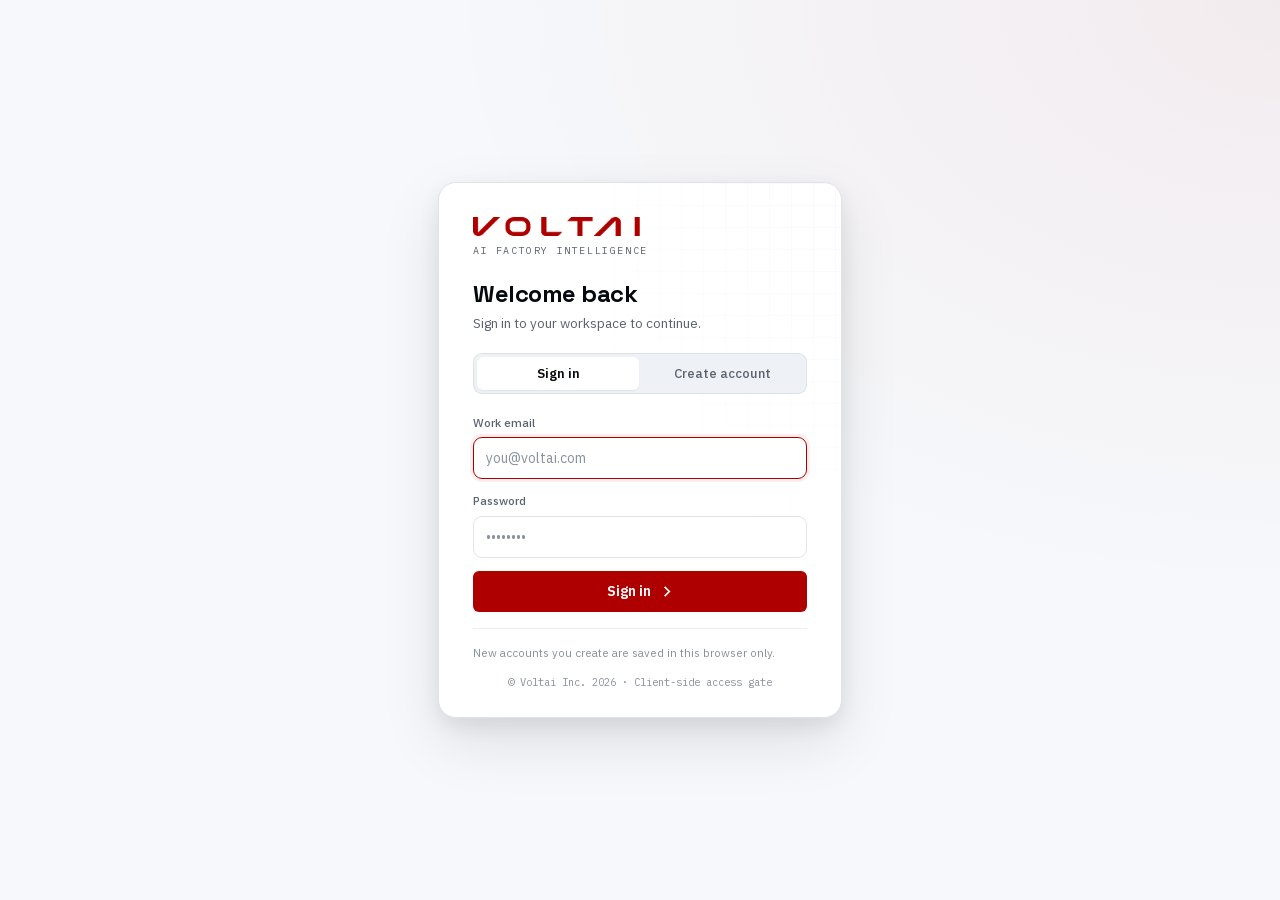
<file: pipeline-analysis.html>
<!DOCTYPE html>
<html lang="en">

<head>
  <meta charset="UTF-8">
  <meta name="viewport" content="width=device-width, initial-scale=1">
  <title>Voltai — Pipeline Analysis · AI Factory Site Intelligence</title>
  <style>
    @font-face{font-family:'Space Grotesk';font-weight:500;font-display:swap;src:url('_ds/voltai-design-system-7885c8b4-a759-488d-b2ef-cdda965c1e8a/assets/fonts/SpaceGrotesk-500.woff2') format('woff2')}
    @font-face{font-family:'Space Grotesk';font-weight:700;font-display:swap;src:url('_ds/voltai-design-system-7885c8b4-a759-488d-b2ef-cdda965c1e8a/assets/fonts/SpaceGrotesk-700.woff2') format('woff2')}
    @font-face{font-family:'IBM Plex Sans';font-weight:400;font-display:swap;src:url('_ds/voltai-design-system-7885c8b4-a759-488d-b2ef-cdda965c1e8a/assets/fonts/IBMPlexSans-400.woff2') format('woff2')}
    @font-face{font-family:'IBM Plex Sans';font-weight:500;font-display:swap;src:url('_ds/voltai-design-system-7885c8b4-a759-488d-b2ef-cdda965c1e8a/assets/fonts/IBMPlexSans-500.woff2') format('woff2')}
    @font-face{font-family:'IBM Plex Sans';font-weight:600;font-display:swap;src:url('_ds/voltai-design-system-7885c8b4-a759-488d-b2ef-cdda965c1e8a/assets/fonts/IBMPlexSans-600.woff2') format('woff2')}
    @font-face{font-family:'IBM Plex Mono';font-weight:400;font-display:swap;src:url('_ds/voltai-design-system-7885c8b4-a759-488d-b2ef-cdda965c1e8a/assets/fonts/IBMPlexMono-400.woff2') format('woff2')}
    @font-face{font-family:'IBM Plex Mono';font-weight:500;font-display:swap;src:url('_ds/voltai-design-system-7885c8b4-a759-488d-b2ef-cdda965c1e8a/assets/fonts/IBMPlexMono-500.woff2') format('woff2')}

    :root{
      --bg:#f6f8fb; --surface:#ffffff; --sunken:#eef2f6; --fill:#e6ebf1;
      --ink:#060a0e; --body:#1c2530; --muted:#5b646e; --faint:#8a929b;
      --border:#dfe4ea; --hairline:rgba(6,10,14,.07); --border-strong:#c8ced6;
      --red:#AF0000; --red-vivid:#c92121; --red-tint:#fbeeee; --red-deep:#8a0000;
      --ok:#1e7a5a; --ok-tint:#e8f5ef; --warn:#8a6a14; --warn-tint:#fbf4e2; --danger:#c0392b; --danger-tint:#fbecea;
      --disp:'Space Grotesk',sans-serif; --f:'IBM Plex Sans',-apple-system,sans-serif; --m:'IBM Plex Mono',monospace;
      --shadow-sm:0 1px 2px rgba(6,10,14,.05),0 1px 3px rgba(6,10,14,.04);
      --shadow:0 2px 6px rgba(6,10,14,.05),0 8px 24px rgba(6,10,14,.06);
      --shadow-lg:0 8px 20px rgba(6,10,14,.07),0 24px 60px rgba(6,10,14,.10);
      --ease:cubic-bezier(.2,0,0,1); --enter:cubic-bezier(.16,1,.3,1);
      --r:14px; --r-sm:9px; --r-xs:6px; --sidebar:236px;
    }
    *{box-sizing:border-box;margin:0;padding:0}
    html,body{height:100%;overflow-x:hidden}
    body{background:var(--bg);color:var(--body);font-family:var(--f);font-size:14px;line-height:1.5;display:flex;min-height:100dvh;-webkit-font-smoothing:antialiased}
    ::selection{background:var(--red-tint);color:var(--ink)}
    button,input,select,textarea{font-family:inherit}
    a{color:inherit}
    .mono{font-family:var(--m)}
    .eyebrow{font-family:var(--m);font-size:10.5px;font-weight:500;letter-spacing:.15em;text-transform:uppercase;color:var(--faint)}
    ::-webkit-scrollbar{width:10px;height:10px}
    ::-webkit-scrollbar-thumb{background:#cfd6de;border-radius:6px;border:2px solid var(--bg)}
    ::-webkit-scrollbar-thumb:hover{background:#b7c0ca}

    /* ── SIDEBAR ───────────────────────────────────────────── */
    aside{width:var(--sidebar);flex-shrink:0;background:var(--surface);border-right:1px solid var(--hairline);display:flex;flex-direction:column;padding:18px 12px;position:sticky;top:0;height:100dvh;z-index:40}
    .logo{display:flex;flex-direction:column;gap:6px;padding:4px 10px 16px;border-bottom:1px solid var(--hairline);margin-bottom:12px}
    .logo img{height:17px;width:auto;align-self:flex-start}
    .logo .sub{font-family:var(--m);font-size:10px;letter-spacing:.16em;text-transform:uppercase;color:var(--muted)}
    nav{display:flex;flex-direction:column;gap:2px;overflow-y:auto}
    nav a{display:flex;align-items:center;gap:10px;padding:8px 10px;border-radius:7px;color:var(--body);text-decoration:none;font-size:13.5px;font-weight:500;transition:background .12s}
    nav a:hover{background:var(--sunken)}
    nav a.on{background:var(--red-tint);color:var(--red-deep)}
    nav a .ic{width:16px;height:16px;flex-shrink:0;color:var(--muted)}
    nav a.on .ic{color:var(--red)}
    nav a .ext{margin-left:auto;font-family:var(--m);font-size:10px;color:var(--faint)}
    nav .sep{font-family:var(--m);font-size:10px;letter-spacing:.15em;text-transform:uppercase;color:var(--faint);padding:14px 10px 4px}
    .user{margin-top:auto;display:flex;align-items:center;gap:9px;padding:10px;border-top:1px solid var(--hairline);font-size:12px;color:var(--muted)}
    .user .dot{width:26px;height:26px;border-radius:50%;background:var(--ink);color:#fff;display:flex;align-items:center;justify-content:center;font-size:11px;font-weight:600}

    main{flex:1;min-width:0;overflow-x:hidden;position:relative}
    .wrap{max-width:1160px;margin:0 auto;padding:34px 40px 96px}
    @media(max-width:1000px){.wrap{padding:24px 20px 96px}}

    /* ── TYPOGRAPHY ────────────────────────────────────────── */
    h1,h2,h3{font-family:var(--disp);color:var(--ink);font-weight:700;letter-spacing:-.02em;line-height:1.12}
    .display{font-size:clamp(30px,4.5vw,46px)}
    .num{font-family:var(--disp);font-weight:700;letter-spacing:-.02em;font-variant-numeric:tabular-nums}

    /* ── TOP BAR (results) ─────────────────────────────────── */
    .topbar{display:flex;align-items:center;gap:12px;flex-wrap:wrap;margin-bottom:22px}
    .topbar .title{display:flex;flex-direction:column;gap:2px;margin-right:auto}
    .topbar .title .eyebrow{margin-bottom:1px}
    .topbar h1{font-size:22px}
    .req-chips{display:flex;gap:6px;flex-wrap:wrap;align-items:center}
    .chip{display:inline-flex;align-items:center;gap:6px;background:var(--surface);border:1px solid var(--border);border-radius:99px;padding:5px 11px;font-size:12px;color:var(--body);font-weight:500;white-space:nowrap}
    .chip b{font-family:var(--m);font-weight:500;color:var(--ink);font-size:11.5px}
    .chip .k{color:var(--faint);font-size:10px;font-family:var(--m);text-transform:uppercase;letter-spacing:.08em}

    .btn{display:inline-flex;align-items:center;justify-content:center;gap:7px;border-radius:var(--r-xs);font-size:12.5px;font-weight:600;cursor:pointer;text-decoration:none;transition:.13s var(--ease);border:1px solid transparent;white-space:nowrap;padding:8px 15px;line-height:1}
    .btn svg{width:15px;height:15px}
    .btn-primary{background:var(--red);color:#fff}
    .btn-primary:hover{background:var(--red-vivid)}
    .btn-primary:active{background:var(--red-deep)}
    .btn-ink{background:var(--ink);color:#fff}
    .btn-ink:hover{background:#26323d}
    .btn-ghost{background:var(--surface);color:var(--body);border-color:var(--border)}
    .btn-ghost:hover{border-color:var(--border-strong);background:var(--sunken)}
    .btn-lg{padding:11px 20px;font-size:13.5px}
    .btn:disabled{opacity:.5;cursor:default}

    /* ── CARD ──────────────────────────────────────────────── */
    .card{background:var(--surface);border:1px solid var(--border);border-radius:var(--r);box-shadow:var(--shadow-sm);transition:box-shadow .16s,border-color .16s,transform .16s}
    .section{margin-top:30px}
    .section-head{display:flex;align-items:baseline;gap:12px;margin-bottom:14px}
    .section-head h2{font-size:17px}
    .section-head .eyebrow{color:var(--faint)}
    .section-head .idx{font-family:var(--m);font-size:11px;color:var(--red);font-weight:500}
    .section-head .spacer{flex:1}

    /* ── HERO RECOMMENDATION ───────────────────────────────── */
    .hero{position:relative;overflow:hidden;border-radius:18px;background:
        radial-gradient(120% 140% at 100% 0%, rgba(175,0,0,.05), transparent 55%),
        linear-gradient(180deg,#fff, #fcfdfe);
      border:1px solid var(--border);box-shadow:var(--shadow-lg);padding:26px 28px}
    .hero::before{content:"";position:absolute;inset:0;background-image:linear-gradient(rgba(6,10,14,.025) 1px,transparent 1px),linear-gradient(90deg,rgba(6,10,14,.025) 1px,transparent 1px);background-size:22px 22px;-webkit-mask-image:radial-gradient(120% 120% at 100% 0%,#000,transparent 60%);mask-image:radial-gradient(120% 120% at 100% 0%,#000,transparent 60%);pointer-events:none}
    .hero-grid{display:grid;grid-template-columns:1fr auto;gap:26px;position:relative;z-index:1;align-items:start}
    @media(max-width:820px){.hero-grid{grid-template-columns:1fr}}
    .hero .badge-rec{display:inline-flex;align-items:center;gap:7px;background:var(--red-tint);color:var(--red-deep);border:1px solid #f0cccc;border-radius:99px;padding:5px 12px;font-size:11px;font-weight:600;font-family:var(--m);letter-spacing:.06em;text-transform:uppercase}
    .hero h1{font-size:clamp(26px,3.6vw,38px);margin:14px 0 4px}
    .hero .loc{font-size:13.5px;color:var(--muted);display:flex;align-items:center;gap:8px}
    .hero .loc .dotsep{color:var(--faint)}
    .hero-explain{margin-top:16px;font-size:14.5px;line-height:1.62;color:var(--body);max-width:56ch}
    .hero-explain b{color:var(--ink);font-weight:600}
    .hero-cta{display:flex;gap:10px;flex-wrap:wrap;margin-top:20px}

    /* score ring */
    .ring-wrap{display:flex;flex-direction:column;align-items:center;gap:10px;min-width:190px}
    .ring{position:relative;width:172px;height:172px}
    .ring svg{transform:rotate(-90deg)}
    .ring .rc{transition:stroke-dashoffset 1s var(--enter)}
    .ring .center{position:absolute;inset:0;display:flex;flex-direction:column;align-items:center;justify-content:center;gap:1px}
    .ring .center .v{font-family:var(--disp);font-size:46px;font-weight:700;color:var(--ink);line-height:1;letter-spacing:-.03em}
    .ring .center .v small{font-size:18px;color:var(--faint);font-weight:500}
    .ring .center .l{font-family:var(--m);font-size:9.5px;letter-spacing:.14em;text-transform:uppercase;color:var(--muted)}
    .conf-badge{display:flex;align-items:center;gap:7px;font-size:12px;color:var(--muted);font-family:var(--m)}
    .conf-badge .cdot{width:7px;height:7px;border-radius:50%;background:var(--ok)}

    /* hero KPI strip */
    .hero-kpis{display:grid;grid-template-columns:repeat(6,1fr);gap:1px;background:var(--border);border:1px solid var(--border);border-radius:12px;overflow:hidden;margin-top:22px;position:relative;z-index:1}
    @media(max-width:900px){.hero-kpis{grid-template-columns:repeat(3,1fr)}}
    @media(max-width:520px){.hero-kpis{grid-template-columns:repeat(2,1fr)}}
    .hero-kpis .k{background:var(--surface);padding:13px 14px;display:flex;flex-direction:column;gap:3px}
    .hero-kpis .k .kv{font-family:var(--disp);font-weight:700;font-size:19px;color:var(--ink);letter-spacing:-.01em;line-height:1.05}
    .hero-kpis .k .kv small{font-size:12px;color:var(--muted);font-weight:500}
    .hero-kpis .k .kl{font-family:var(--m);font-size:9.5px;letter-spacing:.09em;text-transform:uppercase;color:var(--faint)}
    .pill{display:inline-flex;align-items:center;gap:5px;padding:2px 8px;border-radius:99px;font-size:10.5px;font-weight:600;font-family:var(--m);letter-spacing:.04em;width:fit-content}
    .pill.ok{background:var(--ok-tint);color:var(--ok)} .pill.warn{background:var(--warn-tint);color:var(--warn)} .pill.danger{background:var(--danger-tint);color:var(--danger)} .pill.neutral{background:var(--sunken);color:var(--muted)}

    /* ── EXPLAINABILITY ────────────────────────────────────── */
    .xai-tabs{display:flex;gap:2px;background:var(--sunken);border:1px solid var(--hairline);border-radius:8px;padding:3px;margin-bottom:14px;flex-wrap:wrap}
    .xai-tabs button{flex:1;min-width:96px;padding:7px 8px;font-size:12px;font-weight:500;color:var(--muted);border:none;background:none;border-radius:5px;cursor:pointer;transition:.12s}
    .xai-tabs button.on{background:var(--surface);color:var(--ink);font-weight:600;box-shadow:var(--shadow-sm)}
    .xai-body{padding:20px 22px}
    .xai-list{display:flex;flex-direction:column;gap:11px}
    .xai-list .item{display:flex;gap:11px;font-size:13.5px;line-height:1.55;color:var(--body)}
    .xai-list .item .mk{flex-shrink:0;width:20px;height:20px;border-radius:5px;display:flex;align-items:center;justify-content:center;font-family:var(--m);font-size:11px;font-weight:600;margin-top:1px}
    .mk.pos{background:var(--ok-tint);color:var(--ok)} .mk.neg{background:var(--danger-tint);color:var(--danger)} .mk.neu{background:var(--sunken);color:var(--muted)} .mk.imp{background:var(--red-tint);color:var(--red)}

    /* ── READINESS ─────────────────────────────────────────── */
    .readiness-grid{display:grid;grid-template-columns:300px 1fr;gap:22px}
    @media(max-width:820px){.readiness-grid{grid-template-columns:1fr}}
    .radar-card{padding:20px;display:flex;flex-direction:column;align-items:center;gap:10px}
    .radar-score{text-align:center;margin-bottom:2px}
    .radar-score .v{font-family:var(--disp);font-size:40px;font-weight:700;color:var(--ink);line-height:1}
    .radar-score .l{font-family:var(--m);font-size:10px;letter-spacing:.12em;text-transform:uppercase;color:var(--muted);margin-top:2px}
    .cat-list{display:grid;grid-template-columns:1fr 1fr;gap:11px 22px;align-content:start}
    @media(max-width:560px){.cat-list{grid-template-columns:1fr}}
    .cat{display:flex;flex-direction:column;gap:5px}
    .cat .top{display:flex;align-items:baseline;justify-content:space-between;gap:8px}
    .cat .nm{font-size:12.5px;font-weight:600;color:var(--ink)}
    .cat .sc{font-family:var(--m);font-size:12px;font-weight:500;color:var(--muted)}
    .cat .bar{height:6px;border-radius:3px;background:var(--fill);overflow:hidden}
    .cat .bar i{display:block;height:100%;border-radius:3px;background:linear-gradient(90deg,var(--red-deep),var(--red-vivid));transition:width .9s var(--enter)}
    .cat .nt{font-size:11px;color:var(--muted);line-height:1.45}

    /* ── FINANCIAL KPI CARDS ───────────────────────────────── */
    .kpi-grid{display:grid;grid-template-columns:repeat(auto-fill,minmax(168px,1fr));gap:12px}
    .kpi{padding:16px 17px;display:flex;flex-direction:column;gap:5px;position:relative;overflow:hidden}
    .kpi .kl{font-family:var(--m);font-size:10px;letter-spacing:.09em;text-transform:uppercase;color:var(--faint)}
    .kpi .kv{font-family:var(--disp);font-weight:700;font-size:26px;color:var(--ink);letter-spacing:-.02em;line-height:1.05}
    .kpi .kv small{font-size:14px;color:var(--muted);font-weight:500}
    .kpi .ks{font-size:11.5px;color:var(--muted);line-height:1.4}
    .kpi.accent{background:linear-gradient(180deg,#fff,#fdf6f6);border-color:#f2d9d9}
    .kpi.accent .kv{color:var(--red-deep)}

    /* ── CANDIDATE CARDS ───────────────────────────────────── */
    .cand-toolbar{display:flex;align-items:center;gap:10px;flex-wrap:wrap;margin-bottom:14px}
    .seg{display:inline-flex;gap:2px;background:var(--sunken);border:1px solid var(--hairline);border-radius:8px;padding:3px}
    .seg button{padding:6px 12px;font-size:12px;font-weight:500;color:var(--muted);border:none;background:none;border-radius:5px;cursor:pointer;transition:.12s;white-space:nowrap}
    .seg button.on{background:var(--surface);color:var(--ink);font-weight:600;box-shadow:var(--shadow-sm)}
    .cand-grid{display:grid;grid-template-columns:repeat(auto-fill,minmax(268px,1fr));gap:14px}
    .cand{padding:16px 17px 15px;cursor:pointer;position:relative;display:flex;flex-direction:column;gap:12px}
    .cand:hover{border-color:var(--border-strong);box-shadow:var(--shadow);transform:translateY(-2px)}
    .cand.sel{border-color:var(--red);box-shadow:0 0 0 1px var(--red),var(--shadow)}
    .cand .rankbadge{position:absolute;top:14px;right:15px;font-family:var(--m);font-size:10.5px;color:var(--faint)}
    .cand .chd{display:flex;align-items:flex-start;gap:11px}
    .cand .miniring{flex-shrink:0}
    .cand .nm{font-size:15px;font-weight:600;color:var(--ink);font-family:var(--disp);letter-spacing:-.01em;line-height:1.15}
    .cand .st{font-size:11.5px;color:var(--muted);margin-top:2px;font-family:var(--m)}
    .cand .metrics{display:grid;grid-template-columns:1fr 1fr;gap:9px 12px;padding-top:12px;border-top:1px solid var(--hairline)}
    .cand .met{display:flex;flex-direction:column;gap:1px}
    .cand .met .ml{font-family:var(--m);font-size:9.5px;letter-spacing:.06em;text-transform:uppercase;color:var(--faint)}
    .cand .met .mv{font-size:13px;font-weight:600;color:var(--ink)}
    .cand .cta-row{display:flex;gap:7px;margin-top:2px}
    .cmpbox{display:flex;align-items:center;gap:7px;font-size:12px;color:var(--muted);cursor:pointer;user-select:none}
    .cmpbox input{width:15px;height:15px;accent-color:var(--red)}

    /* ── COMPARE PANEL ─────────────────────────────────────── */
    .cmp-panel{padding:20px 22px}
    .cmp-natural{font-size:14px;line-height:1.6;color:var(--body);background:var(--red-tint);border:1px solid #f2d9d9;border-radius:10px;padding:14px 16px;margin-bottom:16px}
    .cmp-natural b{color:var(--red-deep)}
    .cmp-table{width:100%;border-collapse:collapse;font-size:13px}
    .cmp-table th,.cmp-table td{text-align:left;padding:9px 12px;border-bottom:1px solid var(--hairline)}
    .cmp-table th{font-family:var(--m);font-size:10px;letter-spacing:.08em;text-transform:uppercase;color:var(--faint);font-weight:500}
    .cmp-table td.rl{font-family:var(--m);font-size:11px;color:var(--muted);white-space:nowrap}
    .cmp-table td .v{font-weight:600;color:var(--ink)}
    .cmp-table td .best{color:var(--ok)}
    .cmp-scroll{overflow-x:auto}

    /* ── FORECAST ──────────────────────────────────────────── */
    .fc-head{display:flex;align-items:center;gap:10px;flex-wrap:wrap;margin-bottom:14px}
    .fc-body{padding:20px 22px}
    .fc-grid{display:grid;grid-template-columns:1.3fr 1fr;gap:22px}
    @media(max-width:820px){.fc-grid{grid-template-columns:1fr}}
    .fc-metrics{display:grid;grid-template-columns:1fr 1fr;gap:12px;align-content:start}
    .fc-m{background:var(--sunken);border:1px solid var(--hairline);border-radius:9px;padding:12px 13px}
    .fc-m .fl{font-family:var(--m);font-size:10px;letter-spacing:.06em;text-transform:uppercase;color:var(--faint)}
    .fc-m .fv{font-family:var(--disp);font-weight:700;font-size:20px;color:var(--ink);margin-top:3px}
    .fc-m .fd{font-size:11px;color:var(--muted);margin-top:1px}
    .fc-note{font-size:11.5px;color:var(--muted);line-height:1.5;margin-top:14px}

    /* ── COPILOT ───────────────────────────────────────────── */
    .copilot-fab{position:fixed;bottom:24px;right:24px;z-index:60;background:var(--ink);color:#fff;border:none;border-radius:99px;padding:13px 20px;font-size:13.5px;font-weight:600;cursor:pointer;box-shadow:var(--shadow-lg);display:flex;align-items:center;gap:9px;transition:.15s}
    .copilot-fab:hover{background:#26323d;transform:translateY(-1px)}
    .copilot-fab .spark{width:16px;height:16px}
    .copilot{position:fixed;top:0;right:0;bottom:0;width:400px;max-width:92vw;background:var(--surface);border-left:1px solid var(--border);box-shadow:var(--shadow-lg);z-index:70;display:flex;flex-direction:column;transform:translateX(100%);transition:transform .3s var(--enter)}
    .copilot.on{transform:none}
    .cp-head{padding:16px 18px;border-bottom:1px solid var(--hairline);display:flex;align-items:center;gap:10px}
    .cp-head .t{font-family:var(--disp);font-weight:700;font-size:15px;color:var(--ink)}
    .cp-head .t small{display:block;font-family:var(--m);font-size:10px;letter-spacing:.1em;text-transform:uppercase;color:var(--faint);font-weight:400}
    .cp-close{margin-left:auto;background:none;border:none;color:var(--muted);cursor:pointer;padding:4px;border-radius:5px}
    .cp-close:hover{background:var(--sunken);color:var(--ink)}
    .cp-thread{flex:1;overflow-y:auto;padding:16px 18px;display:flex;flex-direction:column;gap:12px}
    .cp-msg{max-width:88%;padding:10px 13px;border-radius:12px;font-size:13px;line-height:1.55;white-space:pre-wrap}
    .cp-msg.user{align-self:flex-end;background:var(--ink);color:#fff;border-bottom-right-radius:4px}
    .cp-msg.bot{align-self:flex-start;background:var(--sunken);color:var(--body);border-bottom-left-radius:4px}
    .cp-msg.bot .act{display:block;margin-top:7px;font-family:var(--m);font-size:11px;color:var(--red)}
    .cp-suggest{display:flex;flex-direction:column;gap:6px;margin-top:4px}
    .cp-suggest button{text-align:left;background:var(--surface);border:1px solid var(--border);border-radius:8px;padding:9px 12px;font-size:12.5px;color:var(--body);cursor:pointer;transition:.12s}
    .cp-suggest button:hover{border-color:var(--red);color:var(--red-deep);background:var(--red-tint)}
    .cp-input{padding:12px 14px;border-top:1px solid var(--hairline);display:flex;gap:8px;align-items:center}
    .cp-input input{flex:1;border:1px solid var(--border);border-radius:9px;padding:10px 12px;font-size:13.5px;outline:none;transition:.12s}
    .cp-input input:focus{border-color:var(--red);box-shadow:0 0 0 3px var(--red-tint)}
    .cp-send{width:38px;height:38px;border-radius:9px;border:none;background:var(--ink);color:#fff;cursor:pointer;display:flex;align-items:center;justify-content:center;flex-shrink:0}
    .cp-send:hover{background:#26323d}
    .cp-foot{padding:0 14px 10px;font-size:10.5px;color:var(--faint);display:flex;justify-content:space-between;align-items:center}
    .cp-foot button{background:none;border:none;color:var(--faint);cursor:pointer;font-size:10.5px;text-decoration:underline}
    .cp-key{display:none;padding:0 14px 12px;gap:7px}
    .cp-key.on{display:flex}
    .cp-key input{flex:1;border:1px solid var(--border);border-radius:7px;padding:7px 10px;font-family:var(--m);font-size:11.5px}
    .cp-key button{border:none;background:var(--ink);color:#fff;border-radius:7px;padding:7px 12px;font-size:12px;cursor:pointer}
    .backdrop{position:fixed;inset:0;background:rgba(6,10,14,.28);z-index:65;opacity:0;pointer-events:none;transition:opacity .3s}
    .backdrop.on{opacity:1;pointer-events:auto}

    /* ── WIZARD ────────────────────────────────────────────── */
    .wizard{max-width:720px;margin:0 auto;padding:44px 40px 80px;min-height:100dvh;display:flex;flex-direction:column}
    @media(max-width:640px){.wizard{padding:28px 20px 60px}}
    .wz-top{display:flex;align-items:center;gap:14px;margin-bottom:34px}
    .wz-top img{height:16px}
    .wz-top .eyebrow{color:var(--faint)}
    .wz-progress{height:4px;border-radius:2px;background:var(--fill);overflow:hidden;margin-bottom:6px}
    .wz-progress i{display:block;height:100%;background:var(--red);border-radius:2px;transition:width .4s var(--enter)}
    .wz-step-n{font-family:var(--m);font-size:11px;color:var(--faint);letter-spacing:.06em;margin-bottom:30px}
    .wz-stage{flex:1}
    .wz-q{font-family:var(--disp);font-size:clamp(24px,3.4vw,32px);font-weight:700;color:var(--ink);letter-spacing:-.02em;line-height:1.15;margin-bottom:8px}
    .wz-sub{font-size:14.5px;color:var(--muted);margin-bottom:26px;line-height:1.55;max-width:52ch}
    .wz-options{display:grid;gap:11px}
    .wz-options.two{grid-template-columns:1fr 1fr}
    .wz-options.three{grid-template-columns:repeat(3,1fr)}
    @media(max-width:560px){.wz-options.two,.wz-options.three{grid-template-columns:1fr}}
    .opt{text-align:left;background:var(--surface);border:1.5px solid var(--border);border-radius:12px;padding:15px 16px;cursor:pointer;transition:.13s var(--ease);display:flex;flex-direction:column;gap:4px}
    .opt:hover{border-color:var(--border-strong);background:var(--sunken)}
    .opt.on{border-color:var(--red);background:var(--red-tint);box-shadow:0 0 0 1px var(--red)}
    .opt .ot{font-size:14.5px;font-weight:600;color:var(--ink);display:flex;align-items:center;gap:8px}
    .opt .ots{font-size:12px;color:var(--muted);line-height:1.45}
    .opt .obadge{font-family:var(--m);font-size:10px;color:var(--red);margin-left:auto}
    .wz-slider{margin:8px 0 4px}
    .wz-slider .val{font-family:var(--disp);font-weight:700;font-size:38px;color:var(--ink);letter-spacing:-.02em}
    .wz-slider .val small{font-size:17px;color:var(--muted);font-weight:500}
    input[type=range]{width:100%;-webkit-appearance:none;appearance:none;height:6px;border-radius:3px;background:var(--fill);margin:16px 0 6px;outline:none}
    input[type=range]::-webkit-slider-thumb{-webkit-appearance:none;width:22px;height:22px;border-radius:50%;background:var(--red);cursor:pointer;box-shadow:0 1px 4px rgba(175,0,0,.4);border:3px solid #fff}
    input[type=range]::-moz-range-thumb{width:22px;height:22px;border-radius:50%;background:var(--red);cursor:pointer;border:3px solid #fff}
    .wz-scale{display:flex;justify-content:space-between;font-family:var(--m);font-size:11px;color:var(--faint)}
    /* number input */
    .wz-number{margin:8px 0 4px}
    .wz-num-field{display:flex;align-items:baseline;gap:10px;border-bottom:2px solid var(--border);padding-bottom:6px;max-width:340px}
    .wz-num-field input{font-family:var(--disp);font-weight:700;font-size:38px;color:var(--ink);letter-spacing:-.02em;border:none;outline:none;background:none;width:100%;-moz-appearance:textfield}
    .wz-num-field input::-webkit-outer-spin-button,.wz-num-field input::-webkit-inner-spin-button{-webkit-appearance:none;margin:0}
    .wz-num-unit{font-size:17px;color:var(--muted);font-weight:500}
    .wz-presets{display:flex;flex-wrap:wrap;gap:8px;margin-top:16px}
    .wz-preset{font-family:var(--m);font-size:12px;padding:6px 12px;border:1px solid var(--border);border-radius:999px;background:var(--surface);color:var(--body);cursor:pointer;transition:.12s}
    .wz-preset:hover{border-color:var(--border-strong)}
    .wz-preset.on{background:var(--red-tint);border-color:var(--red);color:var(--red-deep)}
    /* requirements-source extras (region step) */
    .wz-extras{display:grid;gap:14px;margin-top:26px;padding-top:22px;border-top:1px dashed var(--hairline)}
    @media(min-width:620px){.wz-extras{grid-template-columns:1fr 1fr}}
    .wz-extra{border:1px solid var(--border);border-radius:11px;padding:15px 15px 16px;background:var(--surface)}
    .wz-extra-h{font-size:13px;font-weight:600;color:var(--ink);margin-bottom:3px}
    .wz-extra-sub{font-size:12px;color:var(--muted);margin-bottom:11px}
    .wz-extra select,.wz-field input,.wz-field select{width:100%;border:1px solid var(--border);border-radius:7px;padding:8px 10px;font-family:var(--f);font-size:13px;background:var(--fill);color:var(--ink);outline:none}
    .wz-extra select:focus,.wz-field input:focus,.wz-field select:focus{border-color:var(--red)}
    .wz-btn-sm{margin-top:10px;border:none;background:var(--ink);color:#fff;border-radius:7px;padding:8px 14px;font-size:12.5px;font-weight:500;cursor:pointer}
    .wz-btn-sm:hover{background:#333}
    .wz-btn-sm:disabled{background:#ccc;cursor:default}
    .wz-btn-ghost{margin-top:10px;border:1px dashed var(--border-strong);background:none;color:var(--body);border-radius:7px;padding:8px 14px;font-size:12.5px;cursor:pointer;width:100%}
    .wz-btn-ghost:hover{border-color:var(--red);color:var(--red-deep)}
    .wz-addsite{margin-top:12px;display:grid;gap:9px}
    .wz-field-row{display:grid;grid-template-columns:1fr 1fr;gap:9px}
    .wz-field label{display:block;font-size:11px;color:var(--muted);margin-bottom:4px}
    .wz-sitelist{margin-top:11px;display:flex;flex-direction:column;gap:6px}
    .wz-siterow{display:flex;align-items:center;gap:8px;font-size:12px;background:var(--fill);border:1px solid var(--border);border-radius:7px;padding:6px 9px}
    .wz-siterow .nm{font-weight:600;color:var(--ink)}
    .wz-siterow .meta{color:var(--muted)}
    .wz-siterow .x{margin-left:auto;border:none;background:none;color:var(--faint);cursor:pointer;font-size:14px;line-height:1}
    .wz-siterow .x:hover{color:var(--red)}
    .wz-nav{display:flex;align-items:center;gap:12px;margin-top:34px;padding-top:22px;border-top:1px solid var(--hairline)}
    .wz-nav .spacer{flex:1}
    .wz-skip{background:none;border:none;color:var(--muted);font-size:12.5px;cursor:pointer;text-decoration:underline}

    /* ── SKELETON / LOADING ────────────────────────────────── */
    .skel{background:linear-gradient(90deg,var(--sunken) 25%,var(--fill) 37%,var(--sunken) 63%);background-size:400% 100%;animation:shimmer 1.4s infinite;border-radius:8px}
    @keyframes shimmer{0%{background-position:100% 0}100%{background-position:-100% 0}}
    .analyzing{max-width:560px;margin:0 auto;padding:80px 40px;text-align:center;display:flex;flex-direction:column;align-items:center;gap:18px}
    .analyzing .spinner{width:46px;height:46px;border-radius:50%;border:3px solid var(--fill);border-top-color:var(--red);animation:spin 0.8s linear infinite}
    @keyframes spin{to{transform:rotate(360deg)}}
    .analyzing h2{font-size:22px}
    .analyzing .steps{display:flex;flex-direction:column;gap:9px;width:100%;max-width:360px;margin-top:6px}
    .analyzing .astep{display:flex;align-items:center;gap:10px;font-size:13px;color:var(--muted);opacity:.35;transition:opacity .3s}
    .analyzing .astep.on{opacity:1;color:var(--body)}
    .analyzing .astep.done .ai{background:var(--ok);border-color:var(--ok)}
    .analyzing .astep .ai{width:16px;height:16px;border-radius:50%;border:2px solid var(--border);flex-shrink:0;display:flex;align-items:center;justify-content:center}
    .analyzing .astep.done .ai::after{content:"";width:5px;height:8px;border:solid #fff;border-width:0 2px 2px 0;transform:rotate(45deg) translate(-1px,-1px)}

    .fade-in{animation:fadeUp .5s var(--enter) both}
    @keyframes fadeUp{from{opacity:0;transform:translateY(10px)}to{opacity:1;transform:none}}
    @media(prefers-reduced-motion:reduce){*{animation-duration:.01ms!important;transition-duration:.01ms!important}}

    .hidden{display:none!important}
    .mobile-only{display:none}
    @media(max-width:860px){
      aside{position:fixed;left:0;top:0;transform:translateX(-100%);transition:transform .25s;box-shadow:var(--shadow-lg)}
      aside.open{transform:none}
      .mobile-only{display:inline-flex}
      .menu-btn{position:fixed;top:14px;left:14px;z-index:45;background:var(--surface);border:1px solid var(--border);border-radius:8px;width:38px;height:38px;display:flex;align-items:center;justify-content:center;cursor:pointer;box-shadow:var(--shadow-sm)}
    }
  </style>
  <script src="accounts.js"></script>
  <script src="auth.js"></script>
</head>

<body>
  <aside id="sidebar">
    <div class="logo">
      <img src="_ds/voltai-logo-red.png" alt="Voltai">
      <span class="sub">AI Factory Intelligence</span>
    </div>
    <nav>
      <a href="index.html"><svg class="ic" viewBox="0 0 24 24" fill="none" stroke="currentColor" stroke-width="2" stroke-linecap="round" stroke-linejoin="round"><path d="M3 10.5L12 3l9 7.5"></path><path d="M5 9.5V20a1 1 0 0 0 1 1h4v-6h4v6h4a1 1 0 0 0 1-1V9.5"></path></svg>Dashboard</a>
      <span class="sep">Site Selection</span>
      <a href="site-selection.html"><svg class="ic" viewBox="0 0 16 16" fill="none" stroke="currentColor" stroke-width="1.5"><path d="M8 1.5c-2.5 0-4.5 2-4.5 4.5 0 3.5 4.5 8.5 4.5 8.5s4.5-5 4.5-8.5c0-2.5-2-4.5-4.5-4.5Z"/><circle cx="8" cy="6" r="1.6"/></svg>Site Pipeline</a>
      <a class="on" href="pipeline-analysis.html"><svg class="ic" viewBox="0 0 16 16" fill="none" stroke="currentColor" stroke-width="1.5"><path d="M2 5h12v9H2z"/><path d="m4.5 9 2 2 3-4"/></svg>Pipeline Analysis</a>
      <span class="sep">Design Review</span>
      <a href="site-intelligence.html"><svg class="ic" viewBox="0 0 16 16" fill="none" stroke="currentColor" stroke-width="1.5"><path d="M2 13 3.5 3.5 12 2.5l1.5 3-1 8z"/><circle cx="7.5" cy="7.5" r="1.6"/></svg>Meridian</a>
      <a href="power-signoff.html"><svg class="ic" viewBox="0 0 16 16" fill="none" stroke="currentColor" stroke-width="1.5"><path d="M8.5 1.5 3.5 9h4l-1 5.5 5-7.5h-4z"/></svg>Power Sign-off</a>
      <a href="http://51.21.243.237:5173/"><svg class="ic" viewBox="0 0 16 16" fill="none" stroke="currentColor" stroke-width="1.5"><path d="M8 1.5 14 5v6l-6 3.5L2 11V5z"/><path d="M8 8 14 5M8 8 2 5M8 8v6.5"/></svg>Digital Twin</a>
      <a href="http://13.61.152.27/quick-check"><svg class="ic" viewBox="0 0 16 16" fill="none" stroke="currentColor" stroke-width="1.5"><path d="M8 1.5 13.5 3.5v4c0 3.5-2.5 6-5.5 7-3-1-5.5-3.5-5.5-7v-4z"/><path d="m5.5 8 1.8 1.8L10.8 6"/></svg>Compliance Agent</a>
      <span class="sep">Modules</span>
      <a href="helio.html"><svg class="ic" viewBox="0 0 16 16" fill="none" stroke="currentColor" stroke-width="1.5"><rect x="1.5" y="4" width="5.5" height="3.5"/><rect x="9" y="4" width="5.5" height="3.5"/><rect x="1.5" y="9.5" width="5.5" height="3.5"/><rect x="9" y="9.5" width="5.5" height="3.5"/></svg>Helio Reference</a>
      <a href="procurement.html"><svg class="ic" viewBox="0 0 16 16" fill="none" stroke="currentColor" stroke-width="1.5"><path d="M2 5h12v9H2z"/><path d="M5.5 5V3.5a2.5 2.5 0 0 1 5 0V5"/></svg>Procurement Agent</a>
    </nav>
    <div class="user"><span class="dot">U</span>user@voltai.com</div>
  </aside>

  <button class="menu-btn mobile-only" onclick="document.getElementById('sidebar').classList.toggle('open')" aria-label="Menu">
    <svg width="18" height="18" viewBox="0 0 24 24" fill="none" stroke="currentColor" stroke-width="2" stroke-linecap="round"><path d="M3 6h18M3 12h18M3 18h18"/></svg>
  </button>

  <main id="main"><!-- rendered by meridian-app.js --></main>

  <!-- Copilot -->
  <div class="backdrop" id="cp-backdrop" onclick="Copilot.close()"></div>
  <button class="copilot-fab" id="cp-fab" onclick="Copilot.open()">
    <svg class="spark" viewBox="0 0 24 24" fill="none" stroke="currentColor" stroke-width="1.8" stroke-linecap="round" stroke-linejoin="round"><path d="M12 3v3M12 18v3M5.6 5.6l2.1 2.1M16.3 16.3l2.1 2.1M3 12h3M18 12h3M5.6 18.4l2.1-2.1M16.3 7.7l2.1-2.1"/><circle cx="12" cy="12" r="3.2"/></svg>
    Ask Copilot
  </button>
  <aside class="copilot" id="copilot">
    <div class="cp-head">
      <div>
        <div class="t">Pipeline Copilot<small>Site intelligence assistant</small></div>
      </div>
      <button class="cp-close" onclick="Copilot.close()" aria-label="Close"><svg width="18" height="18" viewBox="0 0 24 24" fill="none" stroke="currentColor" stroke-width="2" stroke-linecap="round"><path d="M18 6 6 18M6 6l12 12"/></svg></button>
    </div>
    <div class="cp-thread" id="cp-thread"></div>
    <div class="cp-input">
      <input id="cp-in" type="text" placeholder="Ask about sites, cost, chips, risk…" autocomplete="off">
      <button class="cp-send" onclick="Copilot.send()" aria-label="Send"><svg width="16" height="16" viewBox="0 0 16 16" fill="none" stroke="currentColor" stroke-width="1.8"><path d="M8 13V3M3.5 7.5 8 3l4.5 4.5"/></svg></button>
    </div>
    <div class="cp-key" id="cp-key"><input id="cp-keyin" type="password" placeholder="sk-ant-… (optional, this browser only)"><button onclick="Copilot.saveKey()">Save</button></div>
    <div class="cp-foot"><span>Local reasoning · optional Claude for prose</span><button onclick="document.getElementById('cp-key').classList.toggle('on')" id="cp-keytoggle">Set API key</button></div>
  </aside>

  <script src="power-validation.js"></script>
  <script src="meridian-data.js"></script>
  <script src="meridian-engine.js"></script>
  <script src="meridian-app.js"></script>
</body>

</html>
</file>
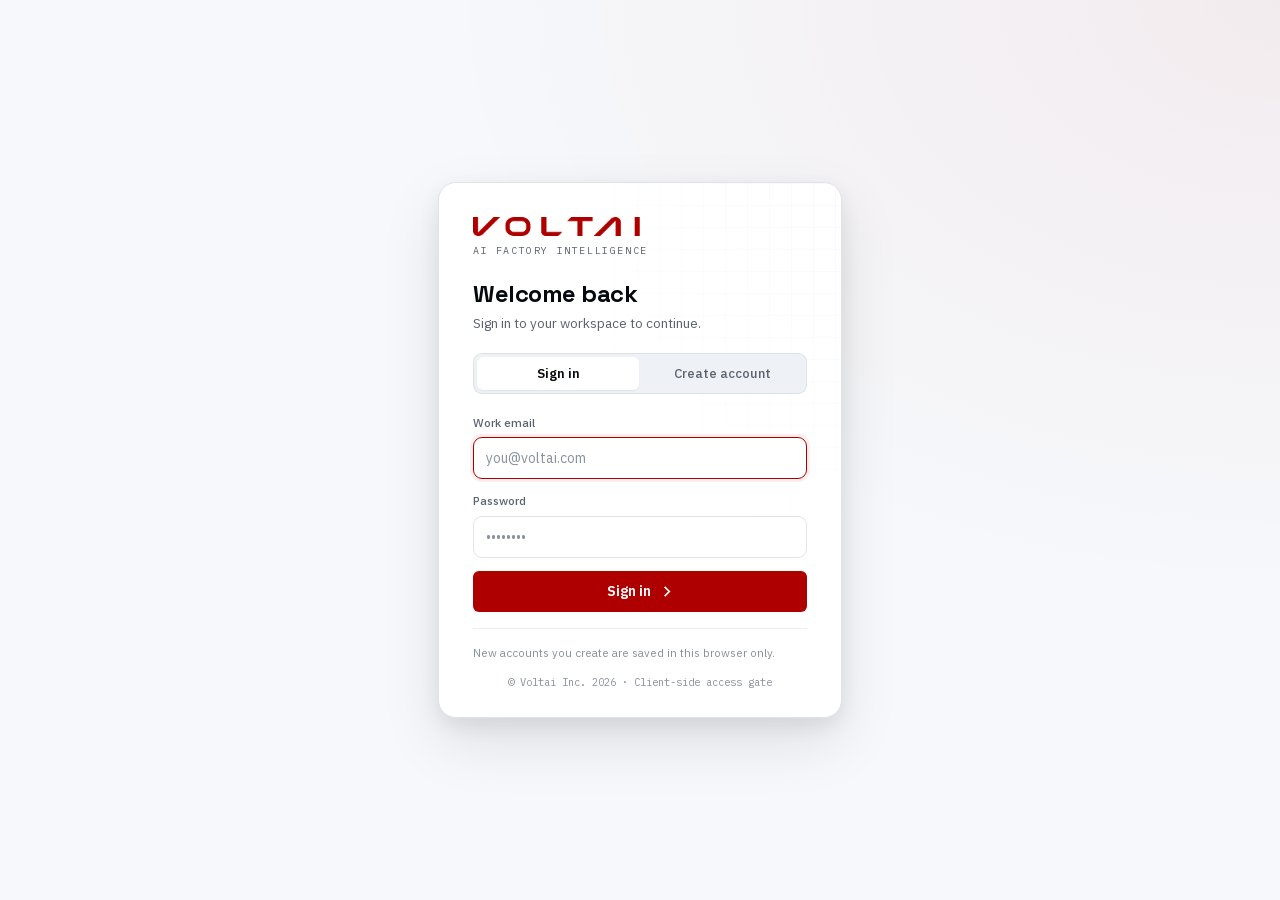
<file: procurement.html>
<!DOCTYPE html>
<html lang="en">
<head>
<meta charset="UTF-8">
<meta name="viewport" content="width=device-width, initial-scale=1">
<title>Procurement — Voltai Data Center</title>
<style>
@font-face{font-family:'Space Grotesk';font-weight:700;font-display:swap;src:url('_ds/voltai-design-system-7885c8b4-a759-488d-b2ef-cdda965c1e8a/assets/fonts/SpaceGrotesk-700.woff2') format('woff2')}
@font-face{font-family:'IBM Plex Sans';font-weight:400;font-display:swap;src:url('_ds/voltai-design-system-7885c8b4-a759-488d-b2ef-cdda965c1e8a/assets/fonts/IBMPlexSans-400.woff2') format('woff2')}
@font-face{font-family:'IBM Plex Sans';font-weight:500;font-display:swap;src:url('_ds/voltai-design-system-7885c8b4-a759-488d-b2ef-cdda965c1e8a/assets/fonts/IBMPlexSans-500.woff2') format('woff2')}
@font-face{font-family:'IBM Plex Sans';font-weight:600;font-display:swap;src:url('_ds/voltai-design-system-7885c8b4-a759-488d-b2ef-cdda965c1e8a/assets/fonts/IBMPlexSans-600.woff2') format('woff2')}
@font-face{font-family:'IBM Plex Mono';font-weight:400;font-display:swap;src:url('_ds/voltai-design-system-7885c8b4-a759-488d-b2ef-cdda965c1e8a/assets/fonts/IBMPlexMono-400.woff2') format('woff2')}
@font-face{font-family:'IBM Plex Mono';font-weight:500;font-display:swap;src:url('_ds/voltai-design-system-7885c8b4-a759-488d-b2ef-cdda965c1e8a/assets/fonts/IBMPlexMono-500.woff2') format('woff2')}
:root{
  --bg:#f6f8fb; --surface:#ffffff; --sunken:#eef2f6;
  --ink:#060a0e; --body:#141d26; --muted:#5b646e; --faint:#8a929b;
  --border:#d2dae2; --hairline:rgba(6,10,14,.08); --border-strong:#bfc6ce;
  --volt:#AF0000; --volt-vivid:#c92121; --volt-tint:#fbeeee;
  --ok-text:#1e7a5a; --ok-tint:#edf7f3; --warn-text:#8a6a14; --warn-tint:#fbf6e9; --risk-text:#ab4433;
  --disp:'Space Grotesk',sans-serif; --f:'IBM Plex Sans',-apple-system,sans-serif; --m:'IBM Plex Mono',monospace;
  --nav-h:52px;
}
*{box-sizing:border-box;margin:0;padding:0}
html,body{height:100%;background:var(--bg);color:var(--body);font-family:var(--f);font-size:13.5px;line-height:1.55}
.eyebrow{font-family:var(--m);font-size:10.5px;font-weight:500;letter-spacing:.14em;text-transform:uppercase;color:var(--muted)}
nav.top{position:fixed;top:0;left:0;right:0;height:var(--nav-h);background:var(--surface);border-bottom:1px solid var(--hairline);display:flex;align-items:center;padding:0 20px;z-index:100;gap:14px}
.brand{display:flex;align-items:baseline;gap:10px;text-decoration:none}
.brand .prod{font-family:var(--m);font-size:11px;letter-spacing:.12em;color:var(--muted)}
.demo-tag{font-family:var(--m);font-size:9.5px;letter-spacing:.1em;padding:3px 8px;border-radius:3px;background:var(--warn-tint);color:var(--warn-text);border:1px solid #ecd9a8}
.nav-spacer{flex:1}
.ref-link{font-size:11.5px;color:var(--muted);text-decoration:none;padding:6px 11px;border:1px solid var(--border);border-radius:5px;background:var(--surface);transition:.12s}
.ref-link:hover{color:var(--ink);border-color:var(--border-strong)}

.app{display:grid;grid-template-columns:320px 1fr;margin-top:var(--nav-h);height:calc(100vh - var(--nav-h))}
.rail{background:var(--surface);border-right:1px solid var(--hairline);overflow-y:auto}
.rail-section{border-bottom:1px solid var(--hairline);padding:16px 18px}
.rail-section .eyebrow{display:block;margin-bottom:10px}
.fact-row{display:flex;justify-content:space-between;gap:10px;padding:5px 0;border-bottom:1px solid var(--hairline)}
.fact-row:last-child{border-bottom:none}
.fact-k{font-size:12px;color:var(--muted)}
.fact-v{font-family:var(--m);font-size:12px;color:var(--ink);text-align:right}
.stat-row{display:flex;gap:8px}
.stat{flex:1;background:var(--sunken);border:1px solid var(--hairline);border-radius:6px;padding:9px 11px}
.stat-val{font-family:var(--disp);font-size:18px;font-weight:700;color:var(--ink);line-height:1.1}
.stat-label{font-size:10.5px;color:var(--muted);margin-top:2px}
.hint{font-size:11.5px;color:var(--muted);line-height:1.5}
.main{overflow-y:auto;padding:22px 28px 80px}
.ws-section{background:var(--surface);border:1px solid var(--hairline);border-radius:8px;padding:22px 24px;margin-bottom:18px}
.ws-head{display:flex;align-items:baseline;gap:12px;margin-bottom:14px}
.ws-idx{font-family:var(--m);font-size:11px;color:var(--volt);letter-spacing:.08em}
.ws-title{font-family:var(--disp);font-size:15px;font-weight:700;color:var(--ink);letter-spacing:.02em}
.ws-sub{font-size:12.5px;color:var(--muted)}
.callout{border-radius:6px;padding:11px 14px;font-size:12px;line-height:1.6;background:#f5f5f5;border:1px solid #e4e4e4;color:#3a3a3a;margin-bottom:14px}

table.data{width:100%;border-collapse:collapse}
table.data th{padding:7px 10px;font-family:var(--m);font-size:10.5px;font-weight:500;text-transform:uppercase;letter-spacing:.08em;color:var(--muted);border-bottom:1px solid var(--border);text-align:left;white-space:nowrap}
table.data td{padding:9px 10px;font-size:12.5px;color:var(--body);border-bottom:1px solid var(--hairline);vertical-align:top}
td.mono{font-family:var(--m);font-size:12px}
.crit-flag{font-family:var(--m);font-size:10.5px;color:var(--risk-text);letter-spacing:.05em;white-space:nowrap}
.vendor-chip{display:inline-block;font-size:11px;padding:2.5px 8px;border-radius:4px;background:var(--sunken);border:1px solid var(--hairline);color:var(--body);margin:1.5px 3px 1.5px 0;white-space:nowrap}
.vendor-chip.sel{background:var(--volt-tint);border-color:#f0cbcb;color:var(--volt);font-weight:600}
.status-pill{display:inline-block;font-family:var(--m);font-size:10.5px;font-weight:500;letter-spacing:.05em;padding:3px 9px;border-radius:10px;white-space:nowrap;cursor:pointer;user-select:none}
.st-bom{background:var(--sunken);color:var(--muted);border:1px solid var(--border)}
.st-rfq{background:var(--warn-tint);color:var(--warn-text);border:1px solid #ecd9a8}
.st-quoted{background:#eef4fb;color:#2b5e8c;border:1px solid #cfe0ef}
.st-po{background:var(--ok-tint);color:var(--ok-text);border:1px solid #bfe3d5}
.btn-mini{background:var(--ink);border:none;color:#fff;padding:6px 12px;border-radius:5px;cursor:pointer;font-size:11.5px;font-weight:600;white-space:nowrap;font-family:var(--f)}
.btn-mini:hover{background:#26323d}
.btn-mini:disabled{background:#c3c9cf;cursor:default}

/* RFQ takeover */
#rfq-overlay{display:none;position:fixed;inset:0;z-index:200;background:#e2e8ee;flex-direction:column}
#rfq-overlay.on{display:flex}
.del-bar{height:var(--nav-h);background:var(--ink);display:flex;align-items:center;gap:16px;padding:0 20px;flex-shrink:0}
.del-back{background:none;border:1px solid rgba(255,255,255,.25);color:#fff;padding:6px 13px;border-radius:5px;font-size:11.5px;cursor:pointer}
.del-back:hover{border-color:rgba(255,255,255,.5)}
.del-bar .eyebrow{color:rgba(255,255,255,.55)}
.del-actions{margin-left:auto;display:flex;gap:8px}
.del-act{background:rgba(255,255,255,.1);border:1px solid rgba(255,255,255,.2);color:#fff;padding:6px 13px;border-radius:5px;font-size:11.5px;cursor:pointer}
.del-act:hover{background:rgba(255,255,255,.18)}
.del-scroll{flex:1;overflow-y:auto;padding:34px 24px 70px}
.del-doc{max-width:860px;margin:0 auto;background:#fff;border-radius:4px;box-shadow:0 4px 30px rgba(6,10,14,.18);padding:52px 58px}
.doc-brand{display:flex;justify-content:space-between;align-items:center;margin-bottom:26px;padding-bottom:14px;border-bottom:2px solid var(--ink)}
.doc-brand .cls{font-family:var(--m);font-size:10px;letter-spacing:.12em;color:var(--muted)}
.doc-title{font-family:var(--disp);font-size:22px;font-weight:700;color:var(--ink);margin:6px 0 4px}
.doc-sub{font-size:12.5px;color:var(--muted);margin-bottom:20px}
.dsec{margin:18px 0}
.dsec .eyebrow{display:block;margin-bottom:8px}
.dsec p{font-size:13px;line-height:1.7;margin-bottom:8px}
.doc-footer{margin-top:30px;padding-top:14px;border-top:1px solid var(--hairline);font-size:11px;color:var(--muted);line-height:1.6}
@media print{
  nav.top,.app{display:none!important}
  #rfq-overlay{position:static;background:#fff}
  .del-bar{display:none}
  .del-scroll{padding:0;overflow:visible}
  .del-doc{box-shadow:none;max-width:none;padding:10px}
}
</style>
<script src="accounts.js"></script>
<script src="auth.js"></script>
</head>
<body>

<nav class="top">
  <a class="brand" href="index.html" title="Back to the dashboard"><img src="_ds/voltai-logo-red.png" alt="Voltai" style="height:14px;width:auto;align-self:center"><span class="prod">PROCUREMENT</span></a>
  <span class="demo-tag">DEMO — PRODUCTION BUILD IN PROGRESS</span>
  <div class="nav-spacer"></div>
  <a class="ref-link" href="site-intelligence.html">← Meridian</a>
</nav>

<div class="app">
  <div class="rail">
    <div class="rail-section">
      <span class="eyebrow">BOM source</span>
      <div id="src-facts"></div>
    </div>
    <div class="rail-section">
      <span class="eyebrow">Status</span>
      <div class="stat-row" id="stats"></div>
    </div>
    <div class="rail-section">
      <div class="hint"><strong>Demo build.</strong> The production version matches BOM lines against an equipment library (specs, vendors, lead-time data) and manages the RFQ → quote → PO lifecycle. This page demonstrates the flow on Meridian's modeled BOM: pick vendors, draft an RFQ, advance the status.</div>
    </div>
    <div class="rail-section">
      <div class="hint">The BOM arrives from Meridian's Build tab ("Send BOM to Procurement"). Quantities and specs are modeled, pre-engineering — the RFQ marks them "confirm at award".</div>
    </div>
  </div>

  <div class="main">
    <div class="ws-section">
      <div class="ws-head"><span class="ws-idx">01</span><span class="ws-title">BILL OF MATERIALS</span><span class="ws-sub">modeled equipment list — click vendors to shortlist, then draft the RFQ</span></div>
      <div class="callout"><strong>Flow:</strong> BOM line → shortlist vendors from the library → <em>Draft RFQ</em> (printable, per line) → mark <em>Sent</em> → <em>Quoted</em> → <em>PO issued</em>. Click a status pill to advance it. Long-lead critical-path items (MV switchgear, transformers) should go out first.</div>
      <div style="overflow-x:auto"><table class="data">
        <thead><tr><th style="width:40px">Qty</th><th>Item</th><th>Spec</th><th>Lead</th><th>Vendor shortlist — from library</th><th style="width:106px">Status</th><th style="width:96px"></th></tr></thead>
        <tbody id="bom-body"></tbody>
      </table></div>
    </div>
  </div>
</div>

<div id="rfq-overlay">
  <div class="del-bar">
    <button class="del-back" onclick="closeRfq()">← Procurement</button>
    <span class="eyebrow">Procurement · Request for Quotation</span>
    <div class="del-actions"><button class="del-act" onclick="window.print()">Print / PDF</button></div>
  </div>
  <div class="del-scroll"><div class="del-doc" id="rfq-doc"></div></div>
</div>

<script>
// ─── Equipment library (demo slice) — keyword → vendor shortlist ─────────
// The production build replaces this with the library-data backed catalog.
const LIBRARY = [
  {match:/transformer/i,       vendors:['Hitachi Energy','Siemens Energy','Eaton'],        note:'cast-resin, IEC 60076-11'},
  {match:/MV switchgear/i,     vendors:['ABB','Schneider Electric','Powell'],              note:'SF6-free preferred'},
  {match:/UPS/i,               vendors:['Vertiv','Eaton','Schneider Electric'],            note:'Li-ion, 5-min ride-through'},
  {match:/CDU/i,               vendors:['Vertiv','Motivair','Boyd'],                       note:'NVIDIA DSX CDU list'},
  {match:/trim|dry cooler/i,   vendors:['Güntner','Vertiv','SPX Cooling'],                 note:'free-cooling capable'},
  {match:/generator/i,         vendors:['Caterpillar','Cummins','Kohler'],                 note:'ISO 8528, continuous'},
  {match:/BESS/i,              vendors:['Fluence','Tesla','Sungrow'],                      note:'grid-scale Li-ion'},
  {match:/IB spine|switch/i,   vendors:['NVIDIA'],                                         note:'direct / via OEM'},
  {match:/GPU rack/i,          vendors:['NVIDIA','Supermicro','Dell'],                     note:'per allocation'},
];
// Default demo BOM — Meridian's Build output for the IID demo (200 MW · GB300).
const DEMO = {
  site:'Imperial Valley Data Center Campus', study:'IID Feasibility Study · May 2025', mw:'200 MW · 168.1 MW IT', chip:'NVIDIA GB300 NVL72',
  bom:[
    {qty:122, item:'Power transformers',      spec:'3.15 MVA cast-resin IEC 60076-11 · step-down from 230 kV', lead:'52–78 wks', crit:true},
    {qty:81,  item:'CDUs (CDU)',              spec:'Tier 1 CDU · 1,200–1,350 kW · 1,600–1,800 L/min',          lead:'10–16 wks', crit:false},
    {qty:81,  item:'Trim coolers / dry coolers', spec:'Up to 3 MW per unit · free cooling capable',            lead:'14–22 wks', crit:false},
    {qty:34,  item:'MV switchgear',           spec:'SF6-free · 230 kV / 15 kV',                                lead:'78–130 wks', crit:true},
    {qty:61,  item:'UPS modules',             spec:'2.5–3.0 MW · Li-ion · 5-min ride-through',                 lead:'16–24 wks', crit:false},
    {qty:34,  item:'Standby generators',      spec:'~3 MW · ISO 8528 · 24-hr fuel',                            lead:'20–28 wks', crit:false},
    {qty:41,  item:'IB spine switches',       spec:'800G NVIDIA Quantum-X / InfiniBand HDR',                   lead:'12–20 wks', crit:false},
    {qty:1292,item:'GPU racks (NVIDIA GB300 NVL72)', spec:'72 GPUs/rack · 142 kW max · CDU required',          lead:'Per allocation · 12–14 mo', crit:true},
  ],
};
const STATUSES = [['bom','BOM'],['rfq','RFQ SENT'],['quoted','QUOTED'],['po','PO ISSUED']];

// ─── State: BOM from Meridian hash if present, else the demo ─────────────
let DATA = DEMO;
try {
  const h = new URLSearchParams(location.hash.replace('#',''));
  if (h.get('bom')) {
    const rows = JSON.parse(decodeURIComponent(escape(atob(h.get('bom')))));
    DATA = {site:h.get('site')||'Data Center Campus', study:h.get('study')||'Study on file',
            mw:h.get('mw')||'—', chip:h.get('chip')||'—', bom:rows};
  }
} catch(e){ console.warn('BOM hash parse failed — using demo BOM', e); }
const state = DATA.bom.map((b,i)=>({...b, id:i, status:'bom',
  vendors:(LIBRARY.find(l=>l.match.test(b.item))||{vendors:[]}).vendors,
  libNote:(LIBRARY.find(l=>l.match.test(b.item))||{}).note||'',
  sel:[]}));

// ─── Render ──────────────────────────────────────────────────────────────
function renderFacts(){
  document.getElementById('src-facts').innerHTML = `
    <div class="fact-row"><span class="fact-k">Site</span><span class="fact-v" style="font-size:11px">${DATA.site}</span></div>
    <div class="fact-row"><span class="fact-k">Basis</span><span class="fact-v" style="font-size:11px">${DATA.study}</span></div>
    <div class="fact-row"><span class="fact-k">Power</span><span class="fact-v">${DATA.mw}</span></div>
    <div class="fact-row"><span class="fact-k">Platform</span><span class="fact-v" style="font-size:11px">${DATA.chip}</span></div>
    <div class="fact-row"><span class="fact-k">BOM lines</span><span class="fact-v">${state.length}</span></div>`;
}
function renderStats(){
  const n=k=>state.filter(s=>s.status===k).length;
  document.getElementById('stats').innerHTML = `
    <div class="stat"><div class="stat-val">${n('bom')}</div><div class="stat-label">Awaiting RFQ</div></div>
    <div class="stat"><div class="stat-val">${n('rfq')+n('quoted')}</div><div class="stat-label">In market</div></div>
    <div class="stat"><div class="stat-val">${n('po')}</div><div class="stat-label">PO issued</div></div>`;
}
function pill(s){
  const [k,label] = STATUSES.find(([k])=>k===s.status);
  return `<span class="status-pill st-${k}" onclick="advance(${s.id})" title="Click to advance">${label}</span>`;
}
function renderBom(){
  document.getElementById('bom-body').innerHTML = state.map(s=>`<tr>
    <td class="mono">${s.qty}</td>
    <td style="font-weight:600;color:var(--ink);white-space:nowrap">${s.item}${s.crit?'<br><span class="crit-flag">● CRITICAL PATH</span>':''}</td>
    <td style="color:var(--muted);font-size:11.5px">${s.spec}</td>
    <td class="mono" style="color:var(--warn-text);white-space:nowrap">${s.lead}</td>
    <td>${s.vendors.map(v=>`<span class="vendor-chip${s.sel.includes(v)?' sel':''}" onclick="toggleVendor(${s.id},'${v}')">${v}</span>`).join('')}
        ${s.libNote?`<div style="font-size:10.5px;color:var(--faint);margin-top:3px;font-family:var(--m)">${s.libNote}</div>`:''}</td>
    <td>${pill(s)}</td>
    <td><button class="btn-mini" onclick="openRfq(${s.id})" ${s.sel.length?'':'disabled'} title="${s.sel.length?'':'Shortlist at least one vendor first'}">Draft RFQ</button></td>
  </tr>`).join('');
  renderStats();
}
function toggleVendor(id,v){
  const s=state[id];
  s.sel = s.sel.includes(v) ? s.sel.filter(x=>x!==v) : [...s.sel,v];
  renderBom();
}
function advance(id){
  const s=state[id];
  const i=STATUSES.findIndex(([k])=>k===s.status);
  s.status=STATUSES[(i+1)%STATUSES.length][0];
  renderBom();
}
function openRfq(id){
  const s=state[id];
  const today=new Date(); const due=new Date(today); due.setDate(due.getDate()+14);
  const fmt=d=>d.toLocaleDateString('en-US',{year:'numeric',month:'long',day:'numeric'});
  document.getElementById('rfq-doc').innerHTML=`
    <div class="doc-brand"><img src="_ds/voltai-logo-red.png" alt="Voltai" style="height:16px;width:auto"><span class="cls">PROCUREMENT · RFQ ${String(1000+s.id)} · ${fmt(today).toUpperCase()}</span></div>
    <span class="eyebrow">Request for Quotation</span>
    <div class="doc-title">${s.item}</div>
    <div class="doc-sub">To: ${s.sel.join(' · ')} &nbsp;·&nbsp; From: Voltai Inc. — Data Center Procurement</div>
    <div class="dsec"><span class="eyebrow">1 · Scope</span>
      <p>Voltai requests a firm quotation for <strong>${s.qty} × ${s.item}</strong> per the following specification: ${s.spec}. Quantities derive from a pre-engineering compute-readiness evaluation (Meridian) for <strong>${DATA.site}</strong> (${DATA.mw}, ${DATA.chip}); final quantities to be confirmed at award following engineering design.</p></div>
    <div class="dsec"><span class="eyebrow">2 · Delivery &amp; schedule</span>
      <p>Delivery to site: ${DATA.site}. Indicative lead time carried in our plan: <strong>${s.lead}</strong>.${s.crit?' This item is on the project critical path — please quote both standard and expedited programs, and state firm production slot availability.':''}</p></div>
    <div class="dsec"><span class="eyebrow">3 · Quotation requirements</span>
      <p>Please provide: unit and extended pricing (Incoterms stated), firm lead time from PO, production slot reservation terms, compliance/certification documentation, warranty terms, and payment schedule. Alternates meeting the functional spec are welcome if clearly identified.</p></div>
    <div class="dsec"><span class="eyebrow">4 · Response</span>
      <p>Quotations are requested by <strong>${fmt(due)}</strong> to procurement@voltai.com, referencing RFQ ${String(1000+s.id)}.</p></div>
    <div class="doc-footer">DEMO DOCUMENT — generated by the Voltai Data Center toolkit from a modeled, pre-engineering BOM. Not a purchase commitment. · Voltai Inc.</div>`;
  document.getElementById('rfq-overlay').classList.add('on');
  if(s.status==='bom'){ s.status='rfq'; renderBom(); }
}
function closeRfq(){ document.getElementById('rfq-overlay').classList.remove('on'); }
renderFacts(); renderBom();
</script>
</body>
</html>
</file>
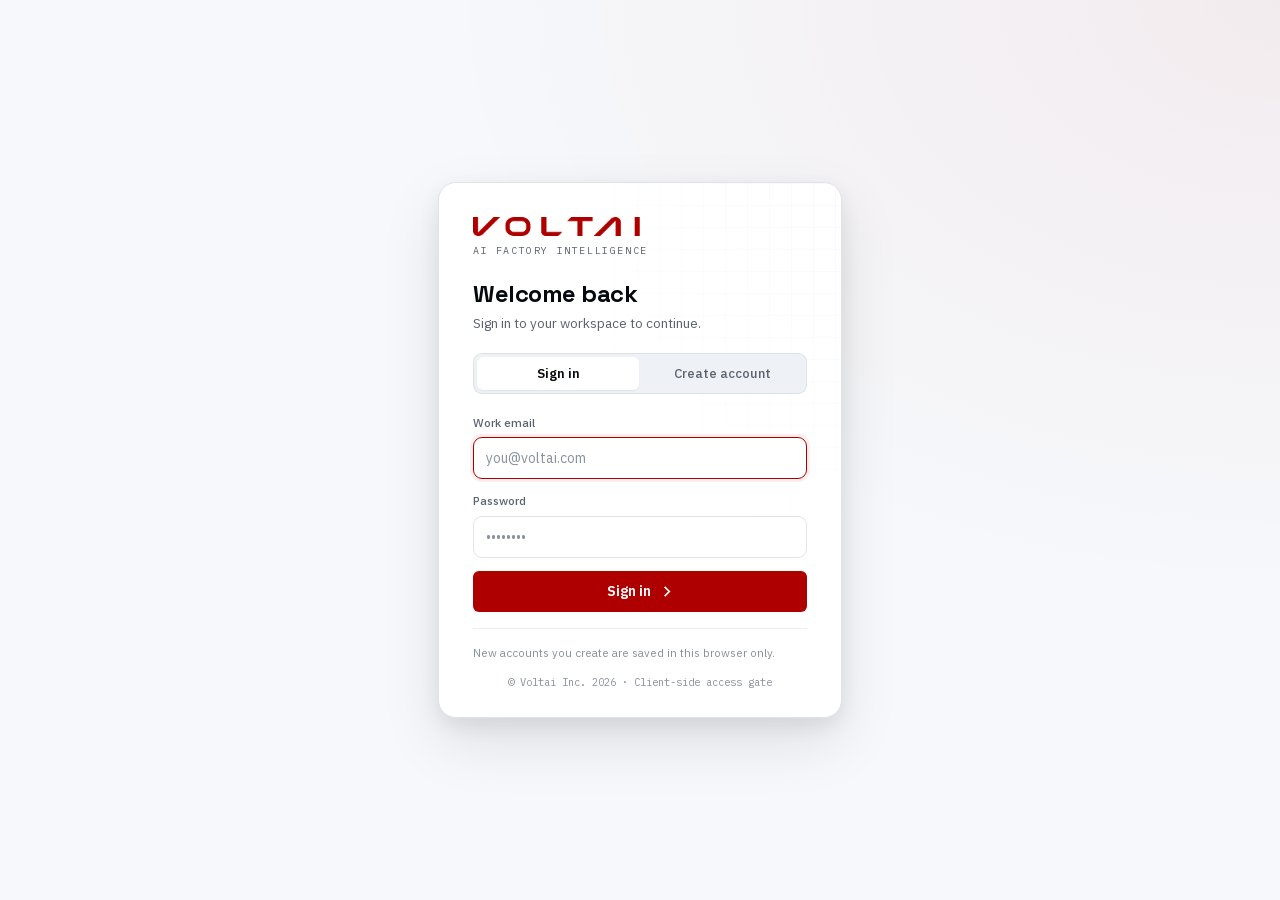
<file: site-intelligence.html>
<!DOCTYPE html>
<html lang="en">
<head>
<meta charset="UTF-8">
<meta name="viewport" content="width=device-width, initial-scale=1">
<title>Meridian — Compute Readiness · Voltai</title>
<style>
/* ── Voltai DS webfonts (local, from _ds) ─────────────────────────────── */
@font-face{font-family:'Space Grotesk';font-weight:400;font-display:swap;src:url('_ds/voltai-design-system-7885c8b4-a759-488d-b2ef-cdda965c1e8a/assets/fonts/SpaceGrotesk-400.woff2') format('woff2')}
@font-face{font-family:'Space Grotesk';font-weight:500;font-display:swap;src:url('_ds/voltai-design-system-7885c8b4-a759-488d-b2ef-cdda965c1e8a/assets/fonts/SpaceGrotesk-500.woff2') format('woff2')}
@font-face{font-family:'Space Grotesk';font-weight:700;font-display:swap;src:url('_ds/voltai-design-system-7885c8b4-a759-488d-b2ef-cdda965c1e8a/assets/fonts/SpaceGrotesk-700.woff2') format('woff2')}
@font-face{font-family:'IBM Plex Sans';font-weight:400;font-display:swap;src:url('_ds/voltai-design-system-7885c8b4-a759-488d-b2ef-cdda965c1e8a/assets/fonts/IBMPlexSans-400.woff2') format('woff2')}
@font-face{font-family:'IBM Plex Sans';font-weight:500;font-display:swap;src:url('_ds/voltai-design-system-7885c8b4-a759-488d-b2ef-cdda965c1e8a/assets/fonts/IBMPlexSans-500.woff2') format('woff2')}
@font-face{font-family:'IBM Plex Sans';font-weight:600;font-display:swap;src:url('_ds/voltai-design-system-7885c8b4-a759-488d-b2ef-cdda965c1e8a/assets/fonts/IBMPlexSans-600.woff2') format('woff2')}
@font-face{font-family:'IBM Plex Mono';font-weight:400;font-display:swap;src:url('_ds/voltai-design-system-7885c8b4-a759-488d-b2ef-cdda965c1e8a/assets/fonts/IBMPlexMono-400.woff2') format('woff2')}
@font-face{font-family:'IBM Plex Mono';font-weight:500;font-display:swap;src:url('_ds/voltai-design-system-7885c8b4-a759-488d-b2ef-cdda965c1e8a/assets/fonts/IBMPlexMono-500.woff2') format('woff2')}

/* ── Voltai DS tokens — light theme ───────────────────────────────────── */
:root{
  --bg:#f6f8fb; --surface:#ffffff; --sunken:#eef2f6; --fill:#e2e8ee;
  --ink:#060a0e; --body:#141d26; --muted:#5b646e; --faint:#8a929b;
  --border:#d2dae2; --hairline:rgba(6,10,14,.08); --border-strong:#bfc6ce;
  --volt:#AF0000; --volt-vivid:#c92121; --volt-tint:#fbeeee; --volt-ring:#f0cbcb;
  --ok:#2fa37a; --ok-text:#1e7a5a; --ok-tint:#edf7f3;
  --warn:#d8a93a; --warn-text:#8a6a14; --warn-tint:#fbf6e9;
  --risk:#c0392b; --risk-text:#ab4433; --risk-tint:#fbf0ee;
  --disp:'Space Grotesk',sans-serif; --f:'IBM Plex Sans',-apple-system,sans-serif; --m:'IBM Plex Mono',monospace;
  --nav-h:52px;
}
*{box-sizing:border-box;margin:0;padding:0}
html,body{height:100%;background:var(--bg);color:var(--body);font-family:var(--f);font-size:13.5px;line-height:1.55}
::selection{background:var(--volt-ring);color:var(--ink)}
button{font-family:var(--f)}

/* eyebrow — the brand ALL-CAPS mono register */
.eyebrow{font-family:var(--m);font-size:10.5px;font-weight:500;letter-spacing:.14em;text-transform:uppercase;color:var(--muted)}

/* ── NAV ──────────────────────────────────────────────────────────────── */
nav{position:fixed;top:0;left:0;right:0;height:var(--nav-h);background:var(--surface);border-bottom:1px solid var(--hairline);display:flex;align-items:center;padding:0 20px;z-index:100;gap:20px}
.brand{display:flex;align-items:baseline;gap:10px;flex-shrink:0}
.brand .wordmark{font-family:var(--disp);font-weight:700;font-size:15px;letter-spacing:.14em;color:var(--ink)}
.brand .prod{font-family:var(--m);font-size:11px;letter-spacing:.12em;color:var(--muted)}
.stages{display:flex;align-items:center;gap:2px;background:var(--sunken);border:1px solid var(--hairline);border-radius:6px;padding:3px}
.stage-btn{display:flex;align-items:baseline;gap:7px;padding:5px 14px;border:none;background:none;border-radius:4px;cursor:pointer;color:var(--muted);transition:.12s}
.stage-btn .idx{font-family:var(--m);font-size:9px;letter-spacing:.08em}
.stage-btn .lbl{font-size:12px;font-weight:500}
.stage-btn:hover{color:var(--ink)}
.stage-btn.active{background:var(--surface);color:var(--ink);box-shadow:0 1px 2px rgba(6,10,14,.08)}
.stage-btn.active .idx{color:var(--volt)}
.stage-sep{color:var(--faint);font-size:11px;padding:0 2px}
.nav-spacer{flex:1}
.nav-r{display:flex;gap:8px;align-items:center;flex-shrink:0}
.ref-link{font-size:11.5px;color:var(--muted);text-decoration:none;padding:6px 11px;border:1px solid var(--border);border-radius:5px;background:var(--surface);transition:.12s}
.ref-link:hover{color:var(--ink);border-color:var(--border-strong)}
.btn-primary{background:var(--ink);color:#fff;border:none;padding:7px 16px;border-radius:5px;font-size:12px;font-weight:600;cursor:pointer;transition:.12s}
.btn-primary:hover{background:#26323d}
.btn-ghost{background:var(--surface);color:var(--body);border:1px solid var(--border);padding:7px 14px;border-radius:5px;font-size:12px;font-weight:500;cursor:pointer;transition:.12s}
.btn-ghost:hover{border-color:var(--border-strong);color:var(--ink)}

/* ── APP LAYOUT ───────────────────────────────────────────────────────── */
.view{display:none;margin-top:var(--nav-h);height:calc(100vh - var(--nav-h))}
.view.on{display:grid}
#screen-view{grid-template-columns:320px 1fr}
#design-view{grid-template-columns:300px 1fr 296px}
@media(max-width:1280px){#design-view{grid-template-columns:280px 1fr}#spec-rail{display:none}}
.rail{background:var(--surface);border-right:1px solid var(--hairline);overflow-y:auto}
.main-scroll{overflow-y:auto;background:var(--bg)}
#spec-rail{background:var(--surface);border-left:1px solid var(--hairline);border-right:none;overflow-y:auto;display:flex;flex-direction:column}

/* ── LEFT RAIL / INPUTS ───────────────────────────────────────────────── */
.rail-section{border-bottom:1px solid var(--hairline);padding:16px 18px}
.rail-section .eyebrow{margin-bottom:12px;display:block}
.field{margin-bottom:11px}
.field:last-child{margin-bottom:0}
.field label{display:block;font-size:12px;font-weight:500;color:var(--muted);margin-bottom:4px}
.field input[type=text],.field input[type=number],.field select{width:100%;background:var(--surface);border:1px solid var(--border);color:var(--ink);padding:7px 10px;border-radius:5px;font-size:13px;font-family:var(--f);transition:.12s}
.field input:focus,.field select:focus{outline:none;border-color:var(--volt-vivid);box-shadow:0 0 0 3px var(--volt-tint)}
.field .hint{font-size:11px;color:var(--muted);margin-top:3px;line-height:1.4}
.addr-row{display:flex;gap:6px}
.addr-row input{flex:1}
.btn-mini{background:var(--ink);border:none;color:#fff;padding:7px 12px;border-radius:5px;cursor:pointer;font-size:11px;font-weight:600;white-space:nowrap}
.btn-mini:hover{background:#26323d}
.detect-box{background:var(--sunken);border:1px solid var(--hairline);border-radius:5px;padding:8px 10px;margin-top:8px;font-size:11px;color:var(--body);font-family:var(--m)}
.detect-box span.k{color:var(--faint);margin-right:4px}
.range-row{display:flex;align-items:center;gap:10px}
.range-row input[type=range]{flex:1;accent-color:var(--volt)}
.range-val{font-family:var(--m);font-size:12px;font-weight:500;color:var(--volt);min-width:44px;text-align:right}
.seg{display:flex;gap:2px;background:var(--sunken);border:1px solid var(--hairline);border-radius:5px;padding:2px}
.seg button{flex:1;padding:5px 4px;font-size:12px;font-weight:500;color:var(--muted);border:none;background:none;border-radius:3px;cursor:pointer;transition:.12s}
.seg button.on{background:var(--surface);color:var(--ink);font-weight:600;box-shadow:0 1px 2px rgba(6,10,14,.08)}
.demo-chip{display:flex;flex-direction:column;gap:9px;background:#f5f5f5;border:1px solid #e4e4e4;border-radius:6px;padding:11px 12px;margin:14px 16px 0;font-size:12px;color:#3a3a3a;line-height:1.5}
.demo-chip .demo-msg{display:flex;align-items:flex-start;gap:8px}
.demo-chip .dot{width:7px;height:7px;border-radius:50%;background:var(--volt-vivid);flex-shrink:0;margin-top:5px}
.demo-chip .demo-actions{display:flex;flex-direction:column;gap:7px;align-items:flex-start;padding-left:15px}
.demo-chip .demo-actions a{font-size:12px;font-weight:500;color:var(--volt)}
.demo-chip button{background:var(--ink);border:none;color:#fff;padding:6px 12px;border-radius:5px;font-size:12px;font-weight:600;cursor:pointer;white-space:nowrap}
.demo-chip button:hover{background:#26323d}
.study-facts{display:grid;gap:0}
.fact-row{display:flex;justify-content:space-between;align-items:baseline;gap:10px;padding:6px 0;border-bottom:1px solid var(--hairline)}
.fact-row:last-child{border-bottom:none}
.fact-k{font-size:12px;color:var(--muted)}
.fact-v{font-family:var(--m);font-size:12px;color:var(--ink);text-align:right}
.fact-v.ok{color:var(--ok-text)} .fact-v.warn{color:var(--warn-text)} .fact-v.risk{color:var(--risk-text)}

/* badges */
.badge{display:inline-block;padding:3px 9px;border-radius:3px;font-size:10px;font-weight:600;font-family:var(--m);letter-spacing:.08em}
.badge.verified{background:var(--ok-tint);color:var(--ok-text);border:1px solid #bfe3d5}
.badge.unverified{background:var(--warn-tint);color:var(--warn-text);border:1px solid #ecd9a8}
/* confidence ladder */
.ladder{display:flex;flex-direction:column;gap:0}
.lstep{display:flex;align-items:flex-start;gap:9px;padding:5px 0;position:relative}
.lstep .ldot{width:9px;height:9px;border-radius:50%;border:1.5px solid var(--border-strong);background:var(--surface);margin-top:3px;flex-shrink:0}
.lstep.done .ldot{background:var(--ok);border-color:var(--ok)}
.lstep.current .ldot{background:var(--volt);border-color:var(--volt);box-shadow:0 0 0 3px var(--volt-tint)}
.lstep .lname{font-size:12px;font-weight:600;color:var(--faint);line-height:1.3}
.lstep.done .lname,.lstep.current .lname{color:var(--ink)}
.lstep .lsub{font-size:10.5px;color:var(--faint);font-family:var(--m);letter-spacing:.03em}
.lstep.current .lsub{color:var(--volt)}
.lstep:not(:last-child)::before{content:'';position:absolute;left:4px;top:17px;bottom:-6px;width:1px;background:var(--border)}

/* ── KPI STRIP ────────────────────────────────────────────────────────── */
.kpi-wrap{position:sticky;top:0;z-index:50;background:rgba(246,248,251,.94);backdrop-filter:blur(6px);border-bottom:1px solid var(--hairline);padding:14px 28px 0}
.kpi-strip{display:grid;grid-template-columns:repeat(6,1fr);gap:10px}
.kpi{background:var(--surface);border:1px solid var(--hairline);border-radius:6px;padding:12px 14px 10px;min-width:0}
.kpi-val{font-family:var(--disp);font-size:21px;font-weight:700;color:var(--ink);line-height:1.05;white-space:nowrap;transition:color .15s}
.kpi-val small{font-family:var(--m);font-size:11px;font-weight:400;color:var(--muted)}
.kpi-label{font-family:var(--m);font-size:10px;letter-spacing:.1em;text-transform:uppercase;color:var(--muted);margin-top:5px}
.kpi-sub{font-size:11px;color:var(--muted);margin-top:1px;white-space:nowrap;overflow:hidden;text-overflow:ellipsis}
.kpi.flash .kpi-val{animation:kflash .7s ease}
@keyframes kflash{0%{color:var(--volt-vivid)}100%{color:var(--ink)}}
.section-tabs{display:flex;gap:22px;padding:10px 2px 0}
.section-tabs a{font-family:var(--m);font-size:11px;letter-spacing:.1em;text-transform:uppercase;color:var(--muted);text-decoration:none;padding-bottom:9px;border-bottom:2px solid transparent}
.section-tabs a:hover{color:var(--ink)}
.section-tabs a.on{color:var(--volt);border-bottom-color:var(--volt)}
/* top-level workload mode — the spine: training vs inference vs campus */
.mode-bar{display:flex;align-items:center;gap:8px;padding:12px 2px 2px;flex-wrap:wrap}
.mode-eyebrow{font-family:var(--m);font-size:10.5px;letter-spacing:.12em;text-transform:uppercase;color:var(--muted);margin-right:4px}
.mode-bar button{font-family:var(--m);font-size:12px;font-weight:600;letter-spacing:.02em;padding:7px 16px;border:1.5px solid var(--line,#d8dee6);background:#fff;color:var(--muted);border-radius:7px;cursor:pointer;transition:all .12s}
.mode-bar button:hover{color:var(--ink);border-color:#b9c2cc}
.mode-bar button.on{background:var(--volt);border-color:var(--volt);color:#fff}
.mode-hint{font-size:11px;color:var(--muted);margin-left:6px;align-self:center}

/* ── WORKSPACE SECTIONS ───────────────────────────────────────────────── */
.workspace{padding:22px 28px 80px;display:flex;flex-direction:column;gap:18px}
.ws-section{background:var(--surface);border:1px solid var(--hairline);border-radius:8px;padding:22px 24px}
.ws-head{display:flex;align-items:baseline;gap:12px;margin-bottom:16px}
.ws-idx{font-family:var(--m);font-size:11px;color:var(--volt);letter-spacing:.08em}
.ws-title{font-family:var(--disp);font-size:15px;font-weight:700;color:var(--ink);letter-spacing:.02em}
.ws-sub{font-size:12.5px;color:var(--muted)}
.ws-head .badge{margin-left:auto}

/* power facts grid */
.pgrid{display:grid;grid-template-columns:repeat(6,1fr);gap:10px}
@media(max-width:1500px){.pgrid{grid-template-columns:repeat(3,1fr)}}
.pgrid-cell{background:var(--sunken);border:1px solid var(--hairline);border-radius:6px;padding:11px 13px}
.pgrid-val{font-family:var(--m);font-size:14px;font-weight:500;color:var(--ink);line-height:1.3}
.pgrid-label{font-size:11px;color:var(--muted);margin-top:3px}
.callout{border-radius:6px;padding:11px 14px;font-size:12px;line-height:1.6;margin-top:12px}
.callout.warn{background:var(--warn-tint);border:1px solid #ecd9a8;color:var(--warn-text)}
.callout.risk{background:var(--risk-tint);border:1px solid #f0cdc5;color:var(--risk-text)}
.callout.info{background:#f5f5f5;border:1px solid #e4e4e4;color:#3a3a3a}

/* chip cards */
.chip-grid{display:grid;grid-template-columns:repeat(auto-fill,minmax(158px,1fr));gap:10px;margin-bottom:18px}
.chip-card{position:relative;background:var(--surface);border:1px solid var(--border);border-radius:7px;padding:12px 13px;cursor:pointer;transition:border-color .12s,box-shadow .12s}
.chip-card:hover{border-color:var(--border-strong);box-shadow:0 2px 8px rgba(6,10,14,.06)}
.chip-card.selected{border-color:var(--volt);box-shadow:0 0 0 1px var(--volt),0 2px 10px rgba(175,0,0,.12)}
.chip-card.dimmed{opacity:.42;cursor:default}
.chip-card.dimmed:hover{border-color:var(--border);box-shadow:none}
.cc-name{font-family:var(--disp);font-size:12px;font-weight:700;color:var(--ink);line-height:1.25;min-height:30px}
.cc-tags{display:flex;gap:4px;margin:6px 0 8px;flex-wrap:wrap}
.cc-tag{font-family:var(--m);font-size:9.5px;letter-spacing:.06em;padding:2px 6px;border-radius:3px;background:var(--sunken);color:var(--muted);border:1px solid var(--hairline)}
.cc-tag.road{background:var(--warn-tint);color:var(--warn-text);border-color:#ecd9a8}
.cc-row{display:flex;justify-content:space-between;align-items:baseline;padding:3px 0;border-top:1px solid var(--hairline)}
.cc-k{font-size:10.5px;color:var(--muted)}
.cc-v{font-family:var(--m);font-size:11.5px;color:var(--ink)}
.cc-v.accent{color:var(--volt);font-weight:500}
.cc-note{font-size:10px;color:var(--risk-text);margin-top:5px;font-family:var(--m)}
.cc-rate{display:flex;justify-content:space-between;align-items:center;margin-top:6px;padding-top:6px;border-top:1px dashed var(--border)}
.cc-rate-in{display:flex;align-items:center;gap:2px;font-family:var(--m);font-size:11px;color:var(--muted)}
.cc-rate-in input{width:54px;border:1px solid var(--border);border-radius:4px;padding:2px 5px;font-family:var(--m);font-size:11px;color:var(--ink);background:var(--surface)}
.cc-rate-in input:focus{outline:none;border-color:var(--volt-vivid);box-shadow:0 0 0 2px var(--volt-tint)}
.cc-rate-in input:disabled{opacity:.45}
.cc-check{position:absolute;top:9px;right:10px;width:15px;height:15px;border-radius:50%;background:var(--volt);color:#fff;font-size:9px;display:none;align-items:center;justify-content:center}
.chip-card.selected .cc-check{display:flex}

/* charts */
.chart-duo{display:grid;grid-template-columns:1fr 1fr;gap:14px;margin-top:4px}
@media(max-width:1500px){.chart-duo{grid-template-columns:1fr}}
.chart-panel{border:1px solid var(--hairline);border-radius:7px;padding:14px 16px 10px;background:var(--surface)}
.chart-panel.full{grid-column:1/-1}
.chart-title{font-family:var(--m);font-size:11px;letter-spacing:.1em;text-transform:uppercase;color:var(--muted);margin-bottom:2px}
.chart-caption{font-size:12px;color:var(--muted);margin-bottom:8px;line-height:1.45}
.chart-legend{display:flex;gap:14px;flex-wrap:wrap;padding:8px 2px 2px}
.chart-legend-item{display:flex;align-items:center;gap:6px;font-family:var(--m);font-size:11px;color:var(--muted);cursor:pointer}
.legend-swatch{width:16px;height:10px;border-radius:2px;flex-shrink:0}
.legend-dash{width:16px;height:0;border-top:2px dashed var(--risk-text);flex-shrink:0}
.chart-legend-item.sel{color:var(--ink);font-weight:500}
.legend-dot{width:8px;height:8px;border-radius:50%}

/* DSX + rationale */
.dsx-chips{display:flex;gap:8px;flex-wrap:wrap;margin-bottom:10px}
.dsx-chip{display:flex;align-items:center;gap:6px;font-size:11px;padding:5px 11px;border-radius:5px;border:1px solid var(--hairline);background:var(--sunken);color:var(--body);cursor:pointer}
.dsx-chip .s{font-weight:700;font-size:11px}
.dsx-chip.pass .s{color:var(--ok)} .dsx-chip.warn{background:var(--warn-tint);border-color:#ecd9a8} .dsx-chip.warn .s{color:var(--warn-text)}
.dsx-chip.fail{background:var(--risk-tint);border-color:#f0cdc5} .dsx-chip.fail .s{color:var(--risk-text)}
details.drawer{border:1px solid var(--hairline);border-radius:6px;margin-top:10px;background:var(--surface)}
details.drawer summary{padding:9px 14px;cursor:pointer;font-family:var(--m);font-size:11px;letter-spacing:.1em;text-transform:uppercase;color:var(--muted);user-select:none;list-style:none;display:flex;align-items:center;gap:8px}
details.drawer summary::before{content:'▸';font-size:9px;transition:.15s}
details.drawer[open] summary::before{transform:rotate(90deg)}
details.drawer summary:hover{color:var(--ink)}
details.drawer .drawer-body{padding:4px 14px 14px;border-top:1px solid var(--hairline)}
.duo-cols{display:grid;grid-template-columns:1fr 1fr;gap:20px;margin-top:14px}
@media(max-width:1500px){.duo-cols{grid-template-columns:1fr}}
.rationale li{font-size:12px;color:var(--body);line-height:1.8;margin-left:16px}
.rationale strong{color:var(--ink)}

/* tables */
table.data{width:100%;border-collapse:collapse}
table.data th{padding:7px 10px;font-family:var(--m);font-size:10.5px;font-weight:500;text-transform:uppercase;letter-spacing:.08em;color:var(--muted);border-bottom:1px solid var(--border);text-align:left;white-space:nowrap}
table.data td{padding:8px 10px;font-size:12px;color:var(--body);border-bottom:1px solid var(--hairline);vertical-align:top}
table.data td.mono{font-family:var(--m);font-size:11.5px}
table.data tr.sel td{background:var(--volt-tint)}
table.data tr.clickable{cursor:pointer}
table.data tr.clickable:hover td{background:var(--sunken)}
table.data tr.sel.clickable:hover td{background:var(--volt-tint)}
td.pos{color:var(--ok-text);font-family:var(--m);font-size:11.5px}
td.neg{color:var(--risk-text);font-family:var(--m);font-size:11.5px}
td.dim{color:var(--faint)}
.crit-flag{font-family:var(--m);font-size:10.5px;color:var(--risk-text);letter-spacing:.05em}

/* economics */
.assume-row{display:flex;gap:26px;flex-wrap:wrap;align-items:flex-end;background:var(--sunken);border:1px solid var(--hairline);border-radius:6px;padding:12px 16px;margin-bottom:16px}
.assume{display:flex;flex-direction:column;gap:4px}
.assume label{font-size:11.5px;color:var(--muted);font-weight:500}
.assume .in{display:flex;align-items:center;gap:5px;font-size:11.5px;color:var(--muted)}
.assume input{width:74px;padding:5px 8px;border:1px solid var(--border);border-radius:4px;font-family:var(--m);font-size:13px;font-weight:500;color:var(--volt);text-align:right;background:var(--surface)}
.assume input:focus{outline:none;border-color:var(--volt-vivid)}
.metric-tiles{display:grid;grid-template-columns:repeat(4,1fr);gap:10px;margin-bottom:16px}
.mtile{background:var(--sunken);border:1px solid var(--hairline);border-radius:6px;padding:12px 14px}
.mtile-val{font-family:var(--disp);font-size:19px;font-weight:700;color:var(--ink);line-height:1.1}
.mtile-val.accent{color:var(--volt)}
.mtile-label{font-family:var(--m);font-size:10px;letter-spacing:.1em;text-transform:uppercase;color:var(--muted);margin-top:4px}
.mtile-sub{font-size:11px;color:var(--muted);margin-top:1px}

/* open items */
.open-items li{font-size:12px;color:var(--body);line-height:1.8;margin-left:16px}

/* ── SPEC RAIL ────────────────────────────────────────────────────────── */
.spec-rail-head{padding:16px 18px 12px;border-bottom:1px solid var(--hairline)}
.spec-rail-head .eyebrow{display:block;margin-bottom:5px}
.spec-rail-title{font-family:var(--disp);font-size:13.5px;font-weight:700;color:var(--ink)}
.spec-rail-sub{font-size:11.5px;color:var(--muted);margin-top:3px;line-height:1.45}
.spec-body{flex:1;overflow-y:auto;padding:6px 18px 14px}
.spec-sec{padding:10px 0 6px}
.spec-sec .eyebrow{display:block;margin-bottom:6px;color:var(--volt);font-size:10px}
.spec-row{display:flex;justify-content:space-between;gap:8px;padding:4px 0;border-bottom:1px solid var(--hairline)}
.spec-row:last-child{border-bottom:none}
.spec-k{font-size:11.5px;color:var(--muted)}
.spec-v{font-family:var(--m);font-size:11.5px;color:var(--ink);text-align:right;transition:color .15s}
.spec-v.pulse{animation:kflash .7s ease}
.spec-rail-foot{padding:14px 18px;border-top:1px solid var(--hairline);display:flex;flex-direction:column;gap:8px}
.spec-rail-foot .btn-primary{width:100%;padding:10px}
.spec-rail-foot .btn-ghost{width:100%;text-align:center}
.modeled-tag{font-family:var(--m);font-size:9.5px;letter-spacing:.08em;color:var(--faint);text-align:center}

/* ── SCREEN (MODE 1) DOCUMENT ─────────────────────────────────────────── */
.doc-wrap{max-width:840px;margin:0 auto;padding:28px 24px 80px}
.doc{background:var(--surface);border:1px solid var(--hairline);border-radius:8px;padding:42px 48px;box-shadow:0 2px 14px rgba(6,10,14,.05)}
.doc-header{display:flex;justify-content:space-between;align-items:flex-start;margin-bottom:6px}
.doc-title{font-family:var(--disp);font-size:23px;font-weight:700;color:var(--ink);margin:10px 0 4px;line-height:1.2}
.doc-subtitle{font-size:12px;color:var(--muted)}
hr.div{border:none;border-top:1px solid var(--hairline);margin:22px 0}
.dsec{margin-bottom:6px}
.dsec .eyebrow{display:block;margin-bottom:9px}
.dsec-text{font-size:13px;color:var(--body);line-height:1.75}
.dsec-text p{margin-bottom:10px}
.dsec-text p:last-child{margin-bottom:0}
.hi{font-family:var(--m);font-size:12px;color:var(--volt);font-weight:500}
.conf-notice{border-radius:6px;padding:12px 16px;margin-bottom:22px;font-size:12px;line-height:1.6;background:var(--warn-tint);border:1px solid #ecd9a8;color:var(--warn-text)}
.mrow{display:grid;gap:10px;margin:14px 0 4px}
.mrow.c3{grid-template-columns:1fr 1fr 1fr}.mrow.c4{grid-template-columns:repeat(4,1fr)}
.flags li{display:flex;gap:9px;font-size:12.5px;line-height:1.65;margin-bottom:8px;list-style:none}
.flag-dot{font-size:10px;padding-top:3px}
.flag-dot.risk{color:var(--risk)} .flag-dot.warn{color:var(--warn-text)} .flag-dot.info{color:var(--volt)}
.qlist li{font-size:12.5px;line-height:1.7;margin:0 0 9px 18px}
.doc-footer{margin-top:30px;padding-top:14px;border-top:1px solid var(--hairline);font-size:11px;color:var(--muted);line-height:1.6}

/* ── DELIVERABLES OVERLAY ─────────────────────────────────────────────── */
#deliverables{display:none;position:fixed;inset:0;z-index:200;background:var(--fill);flex-direction:column}
#deliverables.on{display:flex}
.del-bar{height:var(--nav-h);background:var(--ink);display:flex;align-items:center;gap:16px;padding:0 20px;flex-shrink:0}
.del-back{background:none;border:1px solid rgba(255,255,255,.25);color:#fff;padding:6px 13px;border-radius:5px;font-size:11.5px;cursor:pointer}
.del-back:hover{border-color:rgba(255,255,255,.5)}
.del-bar .eyebrow{color:rgba(255,255,255,.55)}
.del-tabs{display:flex;gap:2px;background:rgba(255,255,255,.1);border-radius:6px;padding:3px;margin:0 auto}
.del-tab{padding:5px 16px;font-size:12px;font-weight:500;color:rgba(255,255,255,.65);border:none;background:none;border-radius:4px;cursor:pointer}
.del-tab.on{background:#fff;color:var(--ink);font-weight:600}
.del-actions{display:flex;gap:8px}
.del-act{background:rgba(255,255,255,.1);border:1px solid rgba(255,255,255,.2);color:#fff;padding:6px 13px;border-radius:5px;font-size:11.5px;cursor:pointer}
.del-act:hover{background:rgba(255,255,255,.18)}
.del-scroll{flex:1;overflow-y:auto;padding:34px 24px 70px}
.del-doc{max-width:860px;margin:0 auto;background:#fff;border-radius:4px;box-shadow:0 4px 30px rgba(6,10,14,.18);padding:52px 58px}
.del-doc .doc-brand{display:flex;justify-content:space-between;align-items:center;margin-bottom:26px;padding-bottom:14px;border-bottom:2px solid var(--ink)}
.del-doc .doc-brand .wm{font-family:var(--disp);font-weight:700;font-size:14px;letter-spacing:.14em;color:var(--ink)}
.del-doc .doc-brand .cls{font-family:var(--m);font-size:10px;letter-spacing:.12em;color:var(--muted)}
.spec2-grid{display:grid;grid-template-columns:repeat(3,1fr);gap:1px;background:var(--hairline);border:1px solid var(--hairline);border-radius:6px;overflow:hidden;margin:10px 0 18px}
.spec2-item{background:#fff;padding:12px 14px}
.spec2-val{font-family:var(--m);font-size:13.5px;font-weight:500;color:var(--ink);line-height:1.35}
.spec2-label{font-size:11px;color:var(--muted);margin-top:3px}
.risk-pill{display:inline-block;padding:2px 9px;border-radius:10px;font-family:var(--m);font-size:10.5px;font-weight:500}
.risk-pill.high{background:var(--risk-tint);color:var(--risk-text)}
.risk-pill.med{background:var(--warn-tint);color:var(--warn-text)}
.risk-pill.low{background:var(--ok-tint);color:var(--ok-text)}
.conf-stamp{margin-top:26px;border:1px solid var(--border);border-radius:6px;padding:13px 16px;font-family:var(--m);font-size:10.5px;letter-spacing:.05em;color:var(--muted);line-height:1.8}

/* toast */
#toast{position:fixed;bottom:26px;left:50%;transform:translateX(-50%);background:var(--ink);color:#fff;padding:9px 18px;border-radius:6px;font-size:12px;z-index:400;opacity:0;transition:opacity .25s;pointer-events:none}
#toast.on{opacity:1}

/* print — only the open deliverable doc */
@media print{
  body.printing-del nav,body.printing-del .view{display:none!important}
  body.printing-del #deliverables{position:static;background:#fff}
  body.printing-del .del-bar{display:none}
  body.printing-del .del-scroll{padding:0;overflow:visible}
  body.printing-del .del-doc{box-shadow:none;max-width:none;padding:20px 8px}
  body:not(.printing-del) nav,body:not(.printing-del) .rail,body:not(.printing-del) #spec-rail,body:not(.printing-del) .kpi-wrap{display:none}
}
</style>
<script src="power-validation.js"></script>
<script src="serving-model.js"></script>
<script src="accounts.js"></script>
<script src="auth.js"></script>
</head>
<body>

<nav>
  <a class="brand" href="index.html" style="text-decoration:none" title="Back to the Voltai toolkit"><img src="_ds/voltai-logo-red.png" alt="Voltai" style="height:14px;width:auto;align-self:center"><span class="prod">MERIDIAN</span></a>
  <div class="nav-spacer"></div>
  <div class="nav-r">
    <a class="ref-link" href="power-signoff.html" target="_blank">Power Sign-off ↗</a>
    <a class="ref-link" href="helio.html" target="_blank">Helio Reference ↗</a>
    <a class="ref-link" href="http://51.21.243.237:5173/">Digital Twin</a>
    <button class="btn-primary" id="nav-cta" onclick="openDeliverables('spec')">Deliverables</button>
  </div>
</nav>

<!-- ════════ STAGE 02 — DESIGN (study-verified workspace) ════════ -->
<div class="view" id="design-view">

  <!-- left rail: study facts + product boundary + workload controls -->
  <div class="rail" id="design-rail">
    <div class="demo-chip" id="m2-demo-chip">
      <div class="demo-msg"><span class="dot"></span><span>Demo — IID Imperial Valley feasibility study, May 2025</span></div>
      <div class="demo-actions">
        <a href="example-feasibility-study.html" target="_blank">See the example study ↗</a>
        <button onclick="enterOwnStudy()">Enter your own study</button>
      </div>
    </div>

    <div class="rail-section" id="m2-facts-section">
      <span class="eyebrow">Study on file</span>
      <div id="m2-facts" class="study-facts"></div>
    </div>

    <div class="rail-section" id="m2-own-inputs" style="display:none">
      <span class="eyebrow">Your study</span>
      <div class="field"><label>Study type</label>
        <select id="m2-study-type" onchange="debounce()">
          <option>Feasibility Study</option><option>Class 5</option><option>Class 3</option><option>Interconnection Study</option>
        </select>
      </div>
      <div class="field"><label>Utility name</label><input type="text" id="m2-utility" value="" oninput="debounce()"></div>
      <div class="field"><label>Location / address</label><input type="text" id="m2-location" value="" oninput="debounce()"></div>
      <div class="field"><label>Confirmed MW at POI</label><input type="number" id="m2-mw" value="100" min="1" oninput="debounce()"></div>
      <div class="field"><label>POI voltage (kV)</label>
        <select id="m2-poi-volt" onchange="debounce()">
          <option value="13.8">13.8 kV</option><option value="34.5">34.5 kV</option><option value="69">69 kV</option>
          <option value="115">115 kV</option><option value="138">138 kV</option><option value="230" selected>230 kV</option>
        </select>
      </div>
      <div class="field"><label>Service type</label>
        <select id="m2-service" onchange="debounce()">
          <option value="firm" selected>Firm</option><option value="interruptible">Non-firm (interruptible)</option>
        </select>
      </div>
      <div class="field"><label>Power factor confirmed</label><input type="number" id="m2-pf" value="0.95" step="0.01" min="0.8" max="1" oninput="debounce()"></div>
      <div class="field"><label>Required upgrades ($M)</label><input type="number" id="m2-upg-cost" value="12" min="0" oninput="debounce()"></div>
      <div class="field"><label>Upgrade timeline (months)</label><input type="number" id="m2-upg-mo" value="18" min="0" oninput="debounce()"></div>
      <div class="field"><label>Expansion limit MW (first violation)</label><input type="number" id="m2-exp-limit" value="500" min="1" oninput="debounce()"></div>
      <div class="field"><label>Climate zone</label>
        <select id="m2-climate" onchange="debounce()">
          <option value="cold_dry">Cold/dry</option><option value="temperate">Temperate</option>
          <option value="hot_dry" selected>Hot/dry</option><option value="hot_humid">Hot/humid</option>
        </select>
      </div>
    </div>

    <div class="rail-section">
      <span class="eyebrow">Confidence ladder</span>
      <div class="ladder" id="conf-ladder"></div>
      <div class="hint" style="margin-top:8px">Every figure inherits the lowest rung it depends on. Utility capacity is always an input — Meridian never predicts it.</div>
    </div>

    <div class="rail-section">
      <div class="hint">Commercial numbers are internal sensitivities. The off-taker spec sheet leads with power confidence, compute design, workload readiness, and open items.</div>
    </div>
  </div>

  <!-- main workspace -->
  <div class="main-scroll" id="design-scroll">
    <div class="kpi-wrap">
      <div class="kpi-strip" id="kpi-strip"></div>
      <div class="mode-bar" id="mode-bar">
        <span class="mode-eyebrow">What is this site for?</span>
        <button data-mode="train" onclick="setWl('train')">Training</button>
        <button data-mode="infer" onclick="setWl('infer')">Inference</button>
        <button data-mode="mix" onclick="setWl('mix')">Campus (both)</button>
        <span class="mode-hint" id="mode-hint"></span>
      </div>
      <div class="section-tabs" id="section-tabs">
        <a href="#sec-power" onclick="scrollToSec(event,'sec-power')">Power</a>
        <a href="#sec-compute" onclick="scrollToSec(event,'sec-compute')">Compute</a>
        <a href="#sec-serving" onclick="scrollToSec(event,'sec-serving')">Serving plan</a>
        <a href="#sec-campus" onclick="scrollToSec(event,'sec-campus')">Campus</a>
        <a href="#sec-valid" onclick="scrollToSec(event,'sec-valid')">Workload power</a>
        <a href="#sec-econ" onclick="scrollToSec(event,'sec-econ')">Sensitivity</a>
        <a href="#sec-build" onclick="scrollToSec(event,'sec-build')">Build</a>
      </div>
    </div>
    <div class="workspace">
      <div class="ws-section" id="sec-power"></div>
      <div class="ws-section" id="sec-compute"></div>
      <div class="ws-section" id="sec-serving"></div>
      <div class="ws-section" id="sec-campus"></div>
      <div class="ws-section" id="sec-valid"></div>
      <div class="ws-section" id="sec-econ"></div>
      <div class="ws-section" id="sec-build"></div>
    </div>
  </div>

  <!-- right rail: live spec sheet -->
  <div id="spec-rail">
    <div class="spec-rail-head">
      <span class="eyebrow">Deliverable · live</span>
      <div class="spec-rail-title">Off-Taker Spec Sheet</div>
      <div class="spec-rail-sub">Builds as you explore. Two pages, formatted for an off-taker's technical team.</div>
    </div>
    <div class="spec-body" id="spec-body"></div>
    <div class="spec-rail-foot">
      <button class="btn-primary" onclick="openDeliverables('spec')">Generate deliverables →</button>
      <button class="btn-ghost" onclick="copyShareLink()">Copy share link</button>
      <span class="modeled-tag">MODELED · NOT MEASURED · PRE-ENGINEERING</span>
    </div>
  </div>
</div>

<!-- ════════ DELIVERABLES TAKEOVER ════════ -->
<div id="deliverables">
  <div class="del-bar">
    <button class="del-back" onclick="closeDeliverables()">← Workspace</button>
    <span class="eyebrow">Meridian · Deliverables</span>
    <div class="del-tabs">
      <button class="del-tab on" id="del-tab-spec" onclick="setDelTab('spec')">Off-Taker Spec Sheet</button>
      <button class="del-tab" id="del-tab-report" onclick="setDelTab('report')">Advisory Report</button>
    </div>
    <div class="del-actions">
      <button class="del-act" onclick="openSaveProject()">Save to project</button>
      <button class="del-act" onclick="copyShareLink()">Copy link</button>
      <button class="del-act" onclick="printDeliverable()">Print / PDF</button>
    </div>
  </div>
  <div class="del-scroll">
    <div class="del-doc" id="del-doc"></div>
  </div>
</div>

<div id="toast"></div>

<!-- ════════ SAVE TO PROJECT ════════ -->
<div id="saveproj-ov" onclick="if(event.target===this)closeSaveProject()">
  <div class="sp-card">
    <div class="sp-title">Save requirements to a project</div>
    <div class="sp-sub">Stores this deliverable's power, chip, workload &amp; site so Pipeline Analysis can load it later.</div>
    <div class="sp-summary" id="sp-summary"></div>
    <label class="sp-label">New project name</label>
    <input id="sp-name" type="text" placeholder="e.g. Imperial Valley — 200 MW GB300" onkeydown="if(event.key==='Enter')doSaveProject()">
    <button class="sp-btn" onclick="doSaveProject()">Create &amp; save</button>
    <div id="sp-existing"></div>
    <button class="sp-cancel" onclick="closeSaveProject()">Cancel</button>
  </div>
</div>
<style>
#saveproj-ov{display:none;position:fixed;inset:0;z-index:300;background:rgba(10,10,10,.45);align-items:center;justify-content:center;padding:20px}
#saveproj-ov.on{display:flex}
.sp-card{background:var(--surface,#fff);border-radius:14px;max-width:440px;width:100%;padding:22px 22px 18px;box-shadow:0 18px 60px rgba(0,0,0,.25)}
.sp-title{font-size:16px;font-weight:600;color:var(--ink)}
.sp-sub{font-size:12.5px;color:var(--muted);margin:4px 0 14px}
.sp-summary{font-family:var(--m);font-size:11.5px;color:var(--body);background:var(--fill);border:1px solid var(--border);border-radius:8px;padding:10px 12px;margin-bottom:14px;line-height:1.7}
.sp-label{display:block;font-size:11px;color:var(--muted);margin-bottom:5px}
#sp-name{width:100%;border:1px solid var(--border);border-radius:8px;padding:9px 11px;font-family:var(--f);font-size:13.5px;outline:none}
#sp-name:focus{border-color:var(--volt,#AF0000)}
.sp-btn{margin-top:11px;width:100%;border:none;background:var(--ink);color:#fff;border-radius:8px;padding:10px;font-size:13.5px;font-weight:500;cursor:pointer}
.sp-btn:hover{opacity:.9}
.sp-existing-h{font-size:11px;color:var(--faint);text-transform:uppercase;letter-spacing:.1em;margin:16px 0 7px}
.sp-existing-row{display:flex;align-items:center;gap:8px;font-size:12.5px;border:1px solid var(--border);border-radius:7px;padding:7px 10px;margin-bottom:6px;cursor:pointer;background:var(--fill)}
.sp-existing-row:hover{border-color:var(--volt,#AF0000)}
.sp-existing-row .nm{font-weight:600;color:var(--ink)}
.sp-existing-row .up{margin-left:auto;color:var(--muted)}
.sp-cancel{margin-top:12px;width:100%;background:none;border:none;color:var(--muted);font-size:12.5px;cursor:pointer;text-decoration:underline}
</style>

<script>
// ─── DATA ────────────────────────────────────────────────────────────────
// g = GPUs per rack (x8 platforms assume multi-node racks at the stated kW)
// rate = assumed rental $/GPU-hr (editable per chip in the UI) · cap = all-in capex $/GPU incl. server + fabric share
// smooth = on-board power smoothing (fraction of training-step swing damped by rack-level energy storage —
//          documented on GB300-class racks, estimated elsewhere; 0 = raw synchronized swing hits the facility)
const CHIPS = {
  GB300:  {n:'NVIDIA GB300 NVL72',  g:72, kw:130, kw_max:142, cool:'CDU', rate:5.00, cap:70000, smooth:0.50, mt:.58, mi:.72, tf:1400, hbm:8.0,  ver:true,  st:'ship', lead:'12–14 mo', leadHi:14, volt:'both'},
  GB200:  {n:'NVIDIA GB200 NVL36',  g:36, kw:65,  kw_max:72,  cool:'CDU', rate:4.00, cap:58000, smooth:0.35, mt:.57, mi:.71, tf:1400, hbm:8.0,  ver:true,  st:'ship', lead:'12–14 mo', leadHi:14, volt:'both'},
  B200:   {n:'NVIDIA B200 SXM',     g:48, kw:90,  kw_max:100, cool:'CDU', rate:3.25, cap:50000, smooth:0.10, mt:.62, mi:.76, tf:900,  hbm:8.0,  ver:true,  st:'ship', lead:'12–14 mo', leadHi:14, volt:'ac480'},
  H200:   {n:'NVIDIA H200 SXM',     g:48, kw:70,  kw_max:80,  cool:'CDU', rate:2.50, cap:38000, smooth:0.00, mt:.55, mi:.68, tf:990,  hbm:4.8,  ver:true,  st:'ship', lead:'8–10 mo',  leadHi:10, volt:'ac480'},
  H100:   {n:'NVIDIA H100 SXM5',    g:48, kw:70,  kw_max:80,  cool:'CDU', rate:2.00, cap:28000, smooth:0.00, mt:.50, mi:.65, tf:990,  hbm:3.35, ver:true,  st:'ship', lead:'6–8 mo',   leadHi:8,  volt:'ac480'},
  VERA:   {n:'Vera Rubin NVL72',     g:72, kw:210, kw_max:227, cool:'CDU', rate:7.00, cap:90000, smooth:0.60, mt:.60, mi:.74, tf:1800, hbm:10.0, ver:false, st:'road', lead:'2026→',    leadHi:18, volt:'dc800'},
  MI355X: {n:'AMD MI355X DLC',       g:96, kw:220, kw_max:250, cool:'DLC', rate:3.00, cap:42000, smooth:0.15, mt:.45, mi:.62, tf:1300, hbm:5.3,  ver:false, st:'ship', lead:'14–16 mo', leadHi:16, volt:'dc800'},
  MI300X: {n:'AMD MI300X OAM',       g:64, kw:110, kw_max:125, cool:'CDU', rate:1.75, cap:22000, smooth:0.00, mt:.38, mi:.55, tf:1307, hbm:7.68, ver:false, st:'ship', lead:'10–12 mo', leadHi:12, volt:'ac480'},
  GAUDI3: {n:'Intel Gaudi 3',        g:64, kw:90,  kw_max:110, cool:'CDU', rate:1.00, cap:18000, smooth:0.00, mt:.42, mi:.60, tf:800,  hbm:3.7,  ver:false, st:'ship', lead:'12–14 mo', leadHi:14, volt:'ac480'},
};
// HBM capacity (GB/GPU) — model-weight + KV footprint for the serving-plan sizing engine.
const CHIP_MEM_GB = {GB300:288,GB200:192,B200:192,H200:141,H100:80,VERA:288,MI355X:288,MI300X:192,GAUDI3:128};
Object.entries(CHIP_MEM_GB).forEach(([k,m])=>{ if (CHIPS[k]) CHIPS[k].mem=m; });
// data-viz palette — brand monochrome (black/grey) + Voltai red; every step ≥3:1 on white.
// Identity is carried by the direct end-of-curve labels, not color alone.
const CHIP_COLORS = {
  GB300:'#AF0000',GB200:'#c92121',B200:'#1f1f1f',
  H200:'#4d4d4d',H100:'#7a7a7a',
  VERA:'#000000',MI355X:'#8a4a42',MI300X:'#5f5f5f',GAUDI3:'#8c8c8c'
};
const CLI = {cold_dry:[28,15,10,.88],temperate:[34,22,18,.62],hot_dry:[42,24,22,.42],hot_humid:[36,29,27,.18]};
const BATCHES = [1,2,4,8,16,32,64,128,256,512];
const IID_DEMO = {
  name:'Imperial Valley Data Center Campus', location:'Imperial Valley, CA',
  utility:'Imperial Irrigation District (IID)', poi_voltage:230,
  poi_desc:"230kV 'S' line, El Centro Switching Station",
  confirmed_mw:200, max_clean_mw:250, violation_mw:500,
  violation_desc:"Voltage collapse risk on P1 contingency (loss of 230kV 'S' line). New independent 230kV circuit required.",
  power_factor:0.95, service_type:'firm',
  upgrade_required:'150 MVA transformer addition at El Centro SS',
  upgrade_cost_est:12000000, upgrade_timeline_mo:18,
  study_type:'Feasibility Study', study_date:'May 2025', cod_target:'January 2027',
  climate:'hot_dry', grid_op:'WECC/CAISO adjacent'
};

// ─── STATE ───────────────────────────────────────────────────────────────
let view = 'screen';
let usingDemo = true;
let m2SelChip='GB300', m2Wl='train', m2ModelB=70, m2Batch=32;
let m2PwrCost=0.05, m2DiscR=0.10, m2Mult=20;
// serving plan (inference sizing) — named model, traffic archetype, and the
// prefill/decode chip split (heterogeneous when they differ). reqs=0 → use preset.
let m2Model='QWEN3_235B', m2Traffic='chat', m2PfChip='GB300', m2DcChip='GB300', m2Reqs=0;
let m2CampusShare=0.6; // campus mode: fraction of site MW allocated to training (rest = inference)
// The workload mode is the spine: each mode shows only its relevant sections.
const MODE_SECTIONS = {
  train: ['sec-power','sec-compute','sec-valid','sec-econ','sec-build'],
  infer: ['sec-power','sec-serving','sec-valid','sec-econ','sec-build'],
  mix:   ['sec-power','sec-campus','sec-econ','sec-build'],
};
const MODE_HINT = {
  train: 'Building a model — one cluster of identical chips in lockstep. Efficiency (MFU) and power-transient survival matter here.',
  infer: 'Serving a finished model — prefill/decode sizing, throughput and latency. Power is steady, not the training swing.',
  mix:   'A campus running both — allocate the site across training and inference blocks; each block is designed in its own mode.',
};
function applyMode(){
  const vis = MODE_SECTIONS[m2Wl] || MODE_SECTIONS.train;
  document.querySelectorAll('.workspace > .ws-section').forEach(el=>{ el.style.display = vis.includes(el.id)?'':'none'; });
  document.querySelectorAll('#section-tabs a').forEach(a=>{ a.style.display = vis.includes(a.getAttribute('href').slice(1))?'':'none'; });
  document.querySelectorAll('#mode-bar button').forEach(b=>b.classList.toggle('on', b.dataset.mode===m2Wl));
  const h=document.getElementById('mode-hint'); if(h) h.textContent = MODE_HINT[m2Wl]||'';
}
// workload timing profile — the CUSTOMER'S data (framework, checkpoint policy, job schedule).
// Defaults = conservative fully-synchronized training archetype; ask the off-taker for theirs.
const WLPROF_DEFAULT = {iter:3.0, ckptEvery:1200, ckptDur:20, sync:1.0};
let m2Prof = {...WLPROF_DEFAULT};
let m2TrainShare = 0.6; // mixed-fleet training share — draggable in Compute Design
// Named model driving the training POWER profile (per-model differentiation —
// iteration frequency, checkpoint depth/length, MoE duty cycle all derive from
// the architecture). 'CUSTOM' falls back to the manual timing knobs below.
let m2TrainModel = 'LLAMA3_405B';
let m2LastDerived = null; // last model-derived params — seeds m2Prof when the user edits into CUSTOM
function trainClusterOf(itMW, chip, modelKey) {
  const c = CHIPS[chip];
  const gpus = Math.max(1, Math.floor(itMW*1000/c.kw)*c.g);
  const m = TRAIN_MODELS[modelKey];
  return { gpus, tfPerGpu: c.tf, mfu: getMFU(chip, gpus, m ? m.totalB : m2ModelB, 'train') };
}
function currentModelParams(itMW, chip) {
  if (!TRAIN_MODELS[m2TrainModel]) return null;
  return modelTraceParams(m2TrainModel, trainClusterOf(itMW, chip, m2TrainModel));
}
function setTrainModel(k){ m2TrainModel = TRAIN_MODELS[k] ? k : 'CUSTOM'; renderDesign(false); }
function setProf(k,v){
  const n = parseFloat(v);
  if (!(isFinite(n) && (k==='sync' ? n>=0&&n<=1 : n>0))) return;
  // touching a model-derived timing knob switches to CUSTOM, seeded with the derived values
  if ((k==='iter'||k==='ckptDur') && TRAIN_MODELS[m2TrainModel] && m2LastDerived) {
    m2Prof.iter = +m2LastDerived.iteration_period_s.toFixed(1);
    m2Prof.ckptDur = m2LastDerived.checkpoint_dur_s;
    m2TrainModel = 'CUSTOM';
  }
  m2Prof[k] = n; debounce();
}
// per-chip assumed rental rates ($/GPU-hr) — seeded from CHIPS, editable under each chip card
const chipRates = Object.fromEntries(Object.entries(CHIPS).map(([k,c])=>[k,c.rate]));
const curRate = () => chipRates[m2SelChip];
function setChipRate(k,v){ const n=parseFloat(v); chipRates[k]=(n>0?n:CHIPS[k].rate); debounce(); }
let debTimer = null;

// ─── HELPERS ─────────────────────────────────────────────────────────────
const fm = n => { const a=Math.abs(n), s=n<0?'−':''; return a>=1e9?s+'$'+(a/1e9).toFixed(2)+'B':a>=1e6?s+'$'+(a/1e6).toFixed(1)+'M':a>=1e3?s+'$'+(a/1e3).toFixed(0)+'K':s+'$'+Math.round(a); };
const fc = n => Math.round(n).toLocaleString();
const pct = n => ((n||0)*100).toFixed(0)+'%';
const today = () => new Date().toLocaleDateString('en-US',{month:'long',day:'numeric',year:'numeric'});
const climLabel = c => ({cold_dry:'Cold/dry',temperate:'Temperate',hot_dry:'Hot/dry',hot_humid:'Hot/humid'}[c]||c);
const wlLabel = w => ({train:'Training',infer:'Inference',mix:'Campus'}[w]||w);
const chipVisible = (k,arch) => { const v=CHIPS[k].volt; return arch==='both'?true:arch==='ac480'?(v==='ac480'||v==='both'):(v==='dc800'||v==='both'); };
const voltCompat = (c,poiV) => c.volt==='both' || (poiV>=115 ? true : c.volt==='ac480');

function getPUE(clim){ return {cold_dry:1.09,temperate:1.14,hot_dry:1.19,hot_humid:1.24}[clim]||1.18; }

function getMFU(chip, gpus, modelB, wl) {
  const c = CHIPS[chip];
  let m = wl==='train' ? c.mt : (wl==='mix' ? (c.mt+c.mi)/2 : c.mi);
  if (wl==='train') {
    if (gpus>8) m -= Math.log2(gpus/8)*0.025;
    if (modelB>=405) m -= .05; else if (modelB>=70) m -= .02;
  } else if (wl==='infer') {
    if (gpus>512) m -= Math.log2(gpus/512)*0.010;
  } else {
    if (gpus>64) m -= Math.log2(gpus/64)*0.016;
  }
  return Math.max(.22, Math.min(.88, m));
}

function getInfPareto(chip, modelB) {
  const c = CHIPS[chip];
  const racks = Math.floor(1000/c.kw);
  const gpus = Math.max(1, racks*c.g);
  const pts = [];
  for (const b of BATCHES) {
    const mb = modelB*1e9*2;
    const memT = (mb+b*2048*2*32*128*2)/(c.hbm*1e12*gpus);
    const cmpT = (2*modelB*1e9*b)/(c.tf*1e12*gpus);
    const st = Math.max(memT,cmpT);
    if (st>0) pts.push({b, user:1/st, mw:(b/st)/1.0});
  }
  return pts;
}

// Revenue = billed GPU-hours: gpus × utilization × $/GPU-hr. MFU is a compute-efficiency
// metric (affects the renter's tokens per dollar), NOT the operator's billing — it must not
// scale revenue. Rental rates erode ~8%/yr as newer silicon ships; GPUs refresh at year 5.
const UTIL = 0.80, RATE_DECAY = 0.08, REFRESH_YR = 5, REFRESH_FRAC = 0.6;
function calcFinancials(mw, chip, wl, gpuRate, pwrCost, discR, ebitdaMult, upgCost, clim) {
  const c = CHIPS[chip];
  const pue = getPUE(clim||'hot_dry');
  const itMW = mw / pue;
  const racks = Math.floor(itMW*1000/c.kw);
  const gpus = racks*c.g;
  const mfu = getMFU(chip,gpus,m2ModelB,wl);
  const gpuC = c.cap;
  const facCapex = itMW*11e6*1.1 + (upgCost||0);
  const opex = mw*1000*8760*pwrCost*0.88 + 3e6 + (itMW>30?2e6:0) + itMW*11e6*0.02;
  const mdl = [];
  for (let y=0;y<=10;y++) {
    const live = y>=1;
    const rev = live ? gpus*UTIL*gpuRate*8760*Math.pow(1-RATE_DECAY,y-1) : 0;
    const op = live ? opex : 0;
    const ebt = rev - op;
    const cap = y===0 ? facCapex+gpus*gpuC : (y===REFRESH_YR ? gpus*gpuC*REFRESH_FRAC : 0);
    mdl.push({y,rev,op,ebt,cap,fcf:ebt-cap,live});
  }
  const npv = mdl.reduce((s,r)=>s+r.fcf/Math.pow(1+discR,r.y),0);
  let irr=.15;
  for(let i=0;i<50;i++){
    const f=mdl.reduce((s,r)=>s+r.fcf/Math.pow(1+irr,r.y),0);
    const d=mdl.reduce((s,r)=>s-r.y*r.fcf/Math.pow(1+irr,r.y+1),0);
    if(Math.abs(d)<1)break; irr-=f/d; if(irr<-.5||irr>5)break;
  }
  const y5ebitda = mdl[5]?.ebt||0;
  return {npv,irr,y5ebitda,assetVal:y5ebitda*ebitdaMult,facCapex,totalCapex:facCapex+gpus*gpuC,gpus,racks,itMW,mfu,mdl,gpuRevYr:mdl[1]?.rev||0};
}

// Jensen's GTC metrics — modeled
// perf per dollar: total capex per sustained PFLOPS (lower is better)
function perfPerDollar(fin, c) {
  const effPflops = fin.gpus * c.tf * fin.mfu / 1000; // tf is per GPU, TFLOPS → PFLOPS
  return effPflops > 0 ? fin.totalCapex / effPflops : 0;
}
// time to first training run: gated by utility upgrade, long-lead equipment, GPU allocation; + bring-up
function timeToFirstRun(d, c, itMW) {
  const equipMo = itMW > 40 ? 24 : 18;              // MV switchgear / transformer path
  const gate = Math.max(d.upgrade_timeline_mo||0, c.leadHi||12, equipMo);
  return {mo: gate + 3, gate: gate===equipMo ? 'MV switchgear' : (gate===(d.upgrade_timeline_mo||0) ? 'utility upgrade' : 'GPU allocation')};
}

// ─── CHARTS ──────────────────────────────────────────────────────────────
function buildMfuSVG(chip, gpus, wl, modelB) {
  const sz=[8,64,512,4096,16384,65536,131072];
  const W=640,H=250,pL=44,pR=18,pT=24,pB=40;
  const mp=sz.map(n=>({n,m:getMFU(chip,n,modelB,wl)}));
  const yMin=0.20,yMax=0.88;
  const sx=v=>pL+(Math.log(v/sz[0])/Math.log(sz[sz.length-1]/sz[0]))*(W-pL-pR);
  const sy=v=>pT+(1-(v-yMin)/(yMax-yMin))*(H-pT-pB);
  const path=mp.map((p,i)=>`${i?'L':'M'}${sx(p.n).toFixed(1)},${sy(p.m).toFixed(1)}`).join(' ');
  const cg=Math.min(Math.max(gpus,sz[0]),sz[sz.length-1]);
  const thisMfu=getMFU(chip,gpus,modelB,wl);
  const c = CHIPS[chip];
  const nameplate = wl==='train'?c.mt:(wl==='mix'?(c.mt+c.mi)/2:c.mi);
  let s=`<svg width="100%" viewBox="0 0 ${W} ${H}" style="display:block">`;
  [.3,.4,.5,.6,.7,.8].forEach(m=>{
    s+=`<line x1="${pL}" y1="${sy(m).toFixed(0)}" x2="${W-pR}" y2="${sy(m).toFixed(0)}" stroke="#e2e8ee" stroke-width="1"/>`;
    s+=`<text x="${pL-7}" y="${sy(m)+3.5}" text-anchor="end" font-family="IBM Plex Mono" font-size="11" fill="#5b646e">${(m*100).toFixed(0)}%</text>`;
  });
  s+=`<line x1="${pL}" y1="${sy(nameplate).toFixed(1)}" x2="${W-pR}" y2="${sy(nameplate).toFixed(1)}" stroke="#d8a93a" stroke-width="1" stroke-dasharray="4 4"/>`;
  s+=`<text x="${W-pR}" y="${sy(nameplate)-5}" text-anchor="end" font-family="IBM Plex Mono" font-size="9.5" fill="#8a6a14">nameplate ${(nameplate*100).toFixed(0)}%</text>`;
  s+=`<path d="${path}" fill="none" stroke="#AF0000" stroke-width="2.2" stroke-linejoin="round"/>`;
  mp.forEach(p=>{s+=`<circle cx="${sx(p.n).toFixed(1)}" cy="${sy(p.m).toFixed(1)}" r="3" fill="#AF0000"><title>${fc(p.n)} GPUs · ${(p.m*100).toFixed(0)}% MFU</title></circle>`;});
  s+=`<circle cx="${sx(cg).toFixed(1)}" cy="${sy(thisMfu).toFixed(1)}" r="7" fill="none" stroke="#2fa37a" stroke-width="2.5"/>`;
  const lblX = Math.min(sx(cg), W-pR-8), lblAnchor = sx(cg) > W-110 ? 'end' : 'middle';
  s+=`<text x="${lblX.toFixed(1)}" y="${sy(thisMfu)-13}" text-anchor="${lblAnchor}" font-family="IBM Plex Mono" font-size="10.5" font-weight="500" fill="#1e7a5a">this site · ${(thisMfu*100).toFixed(0)}%</text>`;
  sz.forEach(n=>{s+=`<text x="${sx(n).toFixed(0)}" y="${H-pB+16}" text-anchor="middle" font-family="IBM Plex Mono" font-size="11" fill="#5b646e">${n>=1000?Math.round(n/1000)+'K':n}</text>`;});
  s+=`<text x="${(pL+W-pR)/2}" y="${H-6}" text-anchor="middle" font-family="IBM Plex Mono" font-size="11" fill="#5b646e">cluster size (GPUs) — log scale</text>`;
  s+=`</svg>`;
  return s;
}

function buildParetoSVG(selChip, modelB, batch) {
  const W=1240,H=380,pL=64,pR=130,pT=30,pB=48;
  const allChips = Object.keys(CHIPS);
  const allPts = [];
  allChips.forEach(k => allPts.push(...getInfPareto(k,modelB)));
  if (!allPts.length) return '';
  const x0=Math.min(...allPts.map(p=>p.user))*.7, x1=Math.max(...allPts.map(p=>p.user))*1.4;
  const y0=Math.min(...allPts.map(p=>p.mw))*.7,  y1=Math.max(...allPts.map(p=>p.mw))*1.4;
  const sx=v=>pL+(Math.log(Math.max(v,x0*.01)/x0)/Math.log(x1/x0))*(W-pL-pR);
  const sy=v=>H-pB-(Math.log(Math.max(v,y0*.01)/y0)/Math.log(y1/y0))*(H-pT-pB);
  let s=`<svg width="100%" viewBox="0 0 ${W} ${H}" style="display:block">`;
  s+=`<line x1="${pL}" y1="${pT-6}" x2="${pL}" y2="${H-pB}" stroke="#d2dae2" stroke-width="1.2"/>`;
  s+=`<line x1="${pL}" y1="${H-pB}" x2="${W-pR+40}" y2="${H-pB}" stroke="#d2dae2" stroke-width="1.2"/>`;
  s+=`<text x="${W-pR+40}" y="${H-pB+22}" text-anchor="end" font-family="IBM Plex Mono" font-size="12" fill="#3c434b">→ tokens/sec/user (per-user speed)</text>`;
  s+=`<text x="${pL}" y="${pT-13}" font-family="IBM Plex Mono" font-size="12" fill="#3c434b">↑ tokens/sec/MW (fleet efficiency)</text>`;
  s+=`<text x="${W-pR+40}" y="${pT-2}" text-anchor="end" font-family="IBM Plex Mono" font-size="11" font-weight="500" fill="#1e7a5a">IDEAL →↑</text>`;
  const order=[...allChips.filter(k=>k!==selChip),selChip];
  const labels=[];
  order.forEach(k=>{
    const pts=getInfPareto(k,modelB);
    if(pts.length<2) return;
    const color=CHIP_COLORS[k]||'#888';
    const isSel=k===selChip;
    const op=isSel?1:0.62;
    const d=pts.map((p,i)=>`${i===0?'M':'L'}${sx(p.user).toFixed(1)},${sy(p.mw).toFixed(1)}`).join(' ');
    s+=`<path d="${d}" fill="none" stroke="${color}" stroke-width="${isSel?3:1.8}" stroke-linejoin="round" opacity="${op}"/>`;
    pts.forEach(p=>{
      s+=`<circle cx="${sx(p.user).toFixed(1)}" cy="${sy(p.mw).toFixed(1)}" r="${isSel?4.5:3}" fill="${color}" opacity="${op}"><title>${CHIPS[k].n} · batch ${p.b} · ${fc(p.user)} tok/s/user · ${fc(p.mw)} tok/s/MW</title></circle>`;
    });
    // direct label at the batch-1 end (bottom-right), where the curves are spread apart
    const first=pts[0];
    labels.push({k,color,isSel,x:sx(first.user)+7,y:sy(first.mw)+4});
    // operating point marker on selected chip
    if (isSel) {
      const opPt = pts.reduce((best,p)=>Math.abs(p.b-batch)<Math.abs(best.b-batch)?p:best,pts[0]);
      s+=`<circle cx="${sx(opPt.user).toFixed(1)}" cy="${sy(opPt.mw).toFixed(1)}" r="9" fill="none" stroke="#060a0e" stroke-width="2"/>`;
      s+=`<text x="${sx(opPt.user).toFixed(1)}" y="${(sy(opPt.mw)-15).toFixed(1)}" text-anchor="middle" font-family="IBM Plex Mono" font-size="11.5" font-weight="600" fill="#060a0e">your operating point · batch ${opPt.b}</text>`;
    }
  });
  // collision pass: keep labels ≥14px apart vertically, inside the plot
  labels.sort((a,b)=>a.y-b.y);
  for(let i=1;i<labels.length;i++) if(labels[i].y-labels[i-1].y<14) labels[i].y=labels[i-1].y+14;
  const yBot=H-pB-4;
  for(let i=labels.length-1;i>=0;i--){
    const cap=i===labels.length-1?yBot:labels[i+1].y-14;
    if(labels[i].y>cap) labels[i].y=cap;
  }
  labels.forEach(l=>{
    s+=`<text x="${Math.min(l.x,W-46).toFixed(1)}" y="${l.y.toFixed(1)}" font-family="IBM Plex Mono" font-size="${l.isSel?12:11}" font-weight="${l.isSel?600:500}" fill="${l.color}" opacity="${l.isSel?1:.9}">${l.k}</text>`;
  });
  s+=`</svg>`;
  return s;
}

// ─── DSX / RATIONALE / COMPARE ───────────────────────────────────────────
function dsxChecks(chipKey, poiV, pue, pf, serviceType, clim) {
  const c = CHIPS[chipKey];
  const checks = [];
  checks.push({item:'Rack power', short:'Power arch',
    detail: c.volt==='both' ? `${c.n} supports 415V AC and 800V DC — DSX flexible.` : c.volt==='ac480' ? `${c.n} requires 480V AC — standard DSX configuration.` : `${c.n} requires 800V DC — confirm site power design matches DSX spec.`,
    status: (c.volt==='both'||c.volt==='ac480') ? 'pass' : 'warn'});
  checks.push({item:'Rack cooling', short:'Cooling',
    detail: c.cool==='CDU' ? `${c.kw} kW/rack via CDU — meets DSX liquid cooling requirement. Secondary loop ≤45°C supply.` : c.cool==='DLC' ? `${c.kw} kW/rack via DLC — meets DSX high-density DLC requirements.` : `Air cooling at ${c.kw} kW/rack — verify DSX thermal envelope.`,
    status:'pass'});
  checks.push({item:'PUE target', short:'PUE',
    detail:`Modeled PUE ${pue.toFixed(2)} for ${clim.replace('_','/')} climate. ${pue<=1.15?'Excellent — well within DSX efficiency guidance.':pue<=1.20?'Good — within DSX efficiency guidance.':pue<=1.25?'Acceptable — upper end of DSX guidance. Consider evaporative assist.':'Above typical DSX guidance of 1.25 — evaluate cooling design.'}`,
    status: pue<=1.20?'pass':pue<=1.25?'warn':'fail'});
  checks.push({item:'Power factor', short:'PF',
    detail:`Confirmed ${pf} at POI. ${pf>=0.95?'Meets DSX minimum of 0.95 — no reactive compensation required.':'Below DSX minimum of 0.95 — reactive compensation required at POI.'}`,
    status: pf>=0.95?'pass':'fail'});
  checks.push({item:'Power continuity', short:'Continuity',
    detail: serviceType==='firm' ? 'Firm service — meets DSX Tier III continuity with N+1 redundancy design.' : 'Non-firm service. DSX Tier III requires sustaining full IT load independently during curtailment — standby generation must be sized accordingly.',
    status: serviceType==='firm'?'pass':'warn'});
  checks.push({item:'NVLink / scale-up', short:'NVLink',
    detail: c.n.includes('NVL') ? `NVLink fabric self-contained in rack — scale-up met at rack level. Scale-out requires InfiniBand HDR/NDR per DSX network spec.` : `${c.g}-GPU node NVLink; cross-node all-reduce requires InfiniBand per DSX spec.`,
    status:'pass'});
  return checks;
}

function buildRationale(chipKey, poiV, clim, wl) {
  const c = CHIPS[chipKey];
  const r = [];
  if (c.volt==='both') r.push(`<strong>Voltage match:</strong> supports both 415V AC and 800V DC rack power — compatible with ${poiV} kV POI delivery regardless of facility architecture.`);
  else if (c.volt==='ac480') r.push(`<strong>Voltage match:</strong> standard 480V AC — straightforward step-down from ${poiV} kV through site substation.`);
  else r.push(`<strong>Voltage match:</strong> requires 800V DC power architecture — confirm site power design before committing.`);
  if (wl==='train'||wl==='mix') r.push(`<strong>Training throughput:</strong> ${c.tf} TFLOPS BF16 per GPU — ${c.tf>=1400?'highest in shipping silicon, optimized for large-model training':c.tf>=900?'strong training performance, proven in production clusters':'moderate throughput — consider higher density if training is primary'}.`);
  else r.push(`<strong>Inference efficiency:</strong> ${c.hbm} TB/s HBM bandwidth — ${c.hbm>=8.0?'memory-bandwidth-rich, favorable for large-model decode at scale':'adequate; GB300/B200 offer higher HBM bandwidth if decode is the bottleneck'}.`);
  r.push(`<strong>Cooling:</strong> ${c.cool} required. ${clim==='hot_dry'?'The right choice here — air would be undersized at this density in hot/dry climate.':clim==='cold_dry'?'Works well with high free-cooling availability.':'Standard for this rack power density.'}`);
  r.push(`<strong>Availability:</strong> ${c.lead} lead. ${c.st==='ship'?'Currently shipping.':'Roadmap product — confirm production before committing.'} ${c.ver?'Specs verified from published sources.':'Specs are estimates — confirm with vendor before design commitment.'}`);
  return `<ul class="rationale">${r.map(x=>`<li>${x}</li>`).join('')}</ul>`;
}

function chipNote(k, c, poiV) {
  const pts=[];
  if (!voltCompat(c,poiV)) pts.push('voltage mismatch');
  if (c.st!=='ship') pts.push('not yet shipping');
  if (!c.ver) pts.push('specs unverified');
  return pts.length?pts.join(' · '):(k==='H100'?'deployed widely, lower density':k==='MI300X'?'ROCm overhead reduces effective MFU':k==='GAUDI3'?'limited ecosystem maturity':'—');
}

// ─── DESIGN DATA ─────────────────────────────────────────────────────────
function getM2Data() {
  if (usingDemo) return {...IID_DEMO};
  const v = id => document.getElementById(id).value;
  return {
    name: v('m2-location')||'Data Center Campus', location: v('m2-location')||'Location TBD',
    utility: v('m2-utility')||'Utility TBD',
    poi_voltage: parseFloat(v('m2-poi-volt'))||230, poi_desc: `${v('m2-poi-volt')} kV POI`,
    confirmed_mw: parseFloat(v('m2-mw'))||100,
    max_clean_mw: Math.round((parseFloat(v('m2-mw'))||100)*1.25),
    violation_mw: parseFloat(v('m2-exp-limit'))||500,
    violation_desc:'Violation at expansion limit — separate transmission study required.',
    power_factor: parseFloat(v('m2-pf'))||0.95, service_type: v('m2-service')||'firm',
    upgrade_required:'Utility upgrades per study',
    upgrade_cost_est: (parseFloat(v('m2-upg-cost'))||12)*1e6,
    upgrade_timeline_mo: parseFloat(v('m2-upg-mo'))||18,
    study_type: v('m2-study-type')||'Feasibility Study', study_date:'Study date TBD',
    cod_target:'COD TBD', climate: v('m2-climate')||'hot_dry', grid_op:'Grid operator TBD',
  };
}

function designCalc() {
  const d = getM2Data();
  const c = CHIPS[m2SelChip];
  const pue = getPUE(d.climate);
  const itMW = d.confirmed_mw/pue;
  const racks = Math.floor(itMW*1000/c.kw);
  const gpus = racks*c.g;
  const mfu = getMFU(m2SelChip,gpus,m2ModelB,m2Wl);
  const nameplate = m2Wl==='train'?c.mt:(m2Wl==='mix'?(c.mt+c.mi)/2:c.mi);
  const fin = calcFinancials(d.confirmed_mw,m2SelChip,m2Wl,curRate(),m2PwrCost,m2DiscR,m2Mult,d.upgrade_cost_est,d.climate);
  const ttfr = timeToFirstRun(d,c,itMW);
  const ppd = perfPerDollar(fin,c);
  const pareto = getInfPareto(m2SelChip,m2ModelB);
  const opPt = pareto.length?pareto.reduce((best,p)=>Math.abs(p.b-m2Batch)<Math.abs(best.b-m2Batch)?p:best,pareto[0]):null;
  const val = runValidation(itMW,d,m2Wl,m2SelChip);
  return {d,c,pue,itMW,racks,gpus,mfu,nameplate,fin,ttfr,ppd,opPt,val};
}

// ─── WORKLOAD POWER VALIDATION (inline) ──────────────────────────────────
// The electrical design is the Helio 2N reference block scaled to this site's
// IT load (same ratios as the 12 MW block in the full validation tool). The
// workload trace is synthesized per workload type — chip-measured traces and
// telemetry calibration are roadmap items, so the trace is workload-level today.
function buildValidationModel(itMW, d) {
  const r = x => +(itMW*x).toFixed(1);
  const design = {
    name:'Helio 2N reference block — scaled to site', revision:'meridian-inline',
    critical_it_mw:+itMW.toFixed(1), redundancy:'2N',
    genset_firm_mw:r(1.25), genset_step_frac:0.40, // firm sized for facility peak (IT + mech + losses), N+1
    bess_power_mw:r(0.417), bess_energy_mwh:r(0.208),
    mech_base_mw:r(0.05), mech_cooling_ratio:0.20, mech_lag_s:180,
    path_components:[
      {id:'feed',    name:'Utility feed',   kind:'utility_feed',  rating_mw:r(1.425), short_time_factor:1.05, efficiency:1.0,   warn_loading:0.8},
      {id:'mv_swgr', name:'MV switchgear',  kind:'mv_switchgear', rating_mw:r(1.425), short_time_factor:1.10, efficiency:1.0,   warn_loading:0.8},
      {id:'tx',      name:'Transformer',    kind:'transformer',   rating_mw:r(1.425), short_time_factor:1.10, efficiency:0.99,  warn_loading:0.8},
      {id:'lv_swgr', name:'LV switchgear',  kind:'lv_switchgear', rating_mw:r(1.425), short_time_factor:1.10, efficiency:1.0,   warn_loading:0.8},
      {id:'ups',     name:'UPS (2N)',       kind:'ups',           rating_mw:r(1.0),   short_time_factor:1.25, efficiency:0.96,  warn_loading:0.85},
      {id:'pdu',     name:'PDU / busway',   kind:'pdu',           rating_mw:r(1.0),   short_time_factor:1.10, efficiency:0.995, warn_loading:0.8},
    ],
  };
  const site = {
    contracted_mw:d.confirmed_mw,
    ramp_limit_mw_per_s:+(d.confirmed_mw*0.0625).toFixed(2), // assumption pending the utility's large-load study
    osc_p2p_limit_frac:0.10,
  };
  return {design,site};
}

// The chip shapes the DEMAND curve: training-step swing damped by on-board
// smoothing (rack-level energy storage), and cooling type sets the mechanical
// power ratio. The trace timing (iteration, checkpoints) is workload-level —
// chip-measured traces are the roadmap upgrade.
function chipPowerProfile(chip) {
  const c = CHIPS[chip];
  const s = c.smooth||0;
  const mid = (1.00+0.45)/2, hs = ((1.00-0.45)/2)*(1-s);
  return {
    high_frac:+(mid+hs).toFixed(3), low_frac:+(mid-hs).toFixed(3),
    checkpoint_frac:+(0.15+(mid-0.15)*s*0.5).toFixed(3), // storage partially bridges the ~20 s dip
    noise_frac:+(0.02*(1-s)).toFixed(3),                 // smoothing also absorbs stochastic jitter
    coolRatio:c.cool==='DLC'?0.15:0.20, smooth:s,
  };
}

const valCacheMap = new Map();
// Trace options for one training job: chip amplitudes × model-derived timing/duty
// (or the manual m2Prof knobs when no named model drives it).
function trainOpts(prof, mp) {
  return {
    duration_s:1800, job_end_at_s:1530,
    high_frac: mp ? +Math.min(1, prof.high_frac*mp.high_mult).toFixed(3) : prof.high_frac,
    low_frac:  mp ? +Math.min(0.9, prof.low_frac*mp.low_mult).toFixed(3) : prof.low_frac,
    checkpoint_frac: prof.checkpoint_frac, noise_frac: prof.noise_frac,
    iteration_period_s: mp ? +mp.iteration_period_s.toFixed(2) : m2Prof.iter,
    checkpoint_every_s: m2Prof.ckptEvery,
    checkpoint_dur_s: mp ? mp.checkpoint_dur_s : m2Prof.ckptDur,
    duty_cycle: mp ? mp.duty_cycle : 0.70,
    sync_fraction: m2Prof.sync,
  };
}
function runValidation(itMW, d, wl, chip) {
  const prof = chipPowerProfile(chip);
  const mp = wl!=='infer' ? currentModelParams(itMW, chip) : null;
  if (mp) m2LastDerived = mp;
  const key = [itMW.toFixed(2),d.confirmed_mw,d.service_type,wl,prof.high_frac,prof.checkpoint_frac,prof.coolRatio,m2TrainModel,m2Prof.iter,m2Prof.ckptEvery,m2Prof.ckptDur,m2Prof.sync,m2TrainShare].join('|');
  if (valCacheMap.has(key)) return valCacheMap.get(key);
  const {design,site} = buildValidationModel(itMW,d);
  design.mech_cooling_ratio = prof.coolRatio;
  const tOpts = trainOpts(prof, mp);
  const trace = wl==='infer' ? inferenceTrace(design.critical_it_mw,{duration_s:1800})
              : wl==='mix'   ? mixedTrace(design.critical_it_mw,{...tOpts,training_share:m2TrainShare})
              :                trainingTrace(design.critical_it_mw,tOpts);
  const sim = simulate(design,trace,30);
  const rep = runChecks(sim,site);
  const result = {design,site,trace,sim,rep,prof,mp};
  if (valCacheMap.size>80) valCacheMap.clear();
  valCacheMap.set(key,result);
  return result;
}

// ─── PER-MODEL POWER DIFFERENTIATION ─────────────────────────────────────
// The industry default simulates a data center at a flat utilization percentage.
// This runs the SAME site + chip against each catalog model and shows that the
// power draw — forcing frequency, checkpoint signature, ramp, verdict — is a
// property of the MODEL, not just the MW number.
const mcCache = new Map();
function modelCompareData(itMW, d, chip) {
  const key = [itMW.toFixed(2),d.confirmed_mw,d.service_type,chip,m2Prof.ckptEvery,m2Prof.sync].join('|');
  if (mcCache.has(key)) return mcCache.get(key);
  const prof = chipPowerProfile(chip);
  const {design,site} = buildValidationModel(itMW,d);
  design.mech_cooling_ratio = prof.coolRatio;
  const rows = Object.keys(TRAIN_MODELS).map(k=>{
    const p = modelTraceParams(k, trainClusterOf(itMW, chip, k));
    const tr = trainingTrace(design.critical_it_mw, trainOpts(prof, p));
    const sim = simulate(design, tr, 30);
    const rep = runChecks(sim, site);
    return { k, m:TRAIN_MODELS[k], p, sim, rep };
  });
  if (mcCache.size>40) mcCache.clear();
  mcCache.set(key, rows);
  return rows;
}

// ─── ADJACENT RACKS — concurrent jobs sharing one site ───────────────────
// Three tenants on the same electrical chain: the selected model, a contrasting
// architecture started ~10 min earlier (checkpoints de-correlated), and an
// inference block. Per-rack-group power differs at every timestep — the thing
// a flat-percentage simulation structurally cannot show.
const rackCache = new Map();
function rackFleetData(itMW, d, chip) {
  const selKey = TRAIN_MODELS[m2TrainModel] ? m2TrainModel : 'LLAMA3_405B';
  const altKey = TRAIN_MODELS[selKey].moe ? 'LLAMA3_405B' : 'DEEPSEEK_V3';
  const key = [itMW.toFixed(2),d.confirmed_mw,d.service_type,chip,selKey,m2Prof.ckptEvery,m2Prof.sync].join('|');
  if (rackCache.has(key)) return rackCache.get(key);
  const prof = chipPowerProfile(chip);
  const {design,site} = buildValidationModel(itMW,d);
  design.mech_cooling_ratio = prof.coolRatio;
  const mk = k => { const o = trainOpts(prof, modelTraceParams(k, trainClusterOf(itMW, chip, k))); delete o.job_end_at_s; return o; };
  const fleet = fleetTrace(design.critical_it_mw, [
    { name:TRAIN_MODELS[selKey].n, key:selKey, kind:'train', share:0.5, opts:mk(selKey) },
    { name:TRAIN_MODELS[altKey].n, key:altKey, kind:'train', share:0.3, opts:mk(altKey), phase_s:600, seed:21 },
    { name:'Inference tenant', kind:'infer', share:0.2 },
  ]);
  const sim = simulate(design, fleet, 30);
  const rep = runChecks(sim, site);
  const result = { fleet, sim, rep, selKey, altKey, design, site };
  if (rackCache.size>20) rackCache.clear();
  rackCache.set(key, result);
  return result;
}

// ─── FORMAL ENVELOPE CHECK ───────────────────────────────────────────────
// One simulated trace answers "does THIS workload pass?" — the sign-off
// question is "can ANY admissible workload break the design?" This sweeps the
// timing envelope (synchronization 25–100%, iteration 1–30 s, checkpoint
// cadence/length) at the chip's amplitudes and reports the worst case and the
// counterexample that produces it. Bounded exhaustive checking — the EDA
// sign-off shape applied to a facility. Timing input from the customer is not
// required for this claim; it only tightens it.
const envCache = new Map();
let envRunning = false;
const envKeyOf = (itMW,d,chip) => [itMW.toFixed(2),d.confirmed_mw,d.service_type,chip].join('|');
async function runEnvelope() {
  if (envRunning) return;
  const x = designCalc();
  const key = envKeyOf(x.itMW,x.d,m2SelChip);
  if (envCache.has(key)) return;
  envRunning = true;
  const prof = chipPowerProfile(m2SelChip);
  const {design,site} = buildValidationModel(x.itMW,x.d);
  design.mech_cooling_ratio = prof.coolRatio;
  const SYNC=[0.25,0.5,0.75,1.0], ITER=[1,3,10,30], CE=[300,1200], CD=[10,20,60];
  const total = SYNC.length*ITER.length*CE.length*CD.length;
  const sev = r => r.counts.FAIL*100 + r.counts.WARN;
  let worst=null, best=null, n=0;
  const btn = document.getElementById('env-btn');
  for (const sy of SYNC) for (const it of ITER) for (const ce of CE) for (const cd of CD) {
    const tr = trainingTrace(design.critical_it_mw,{duration_s:1800,job_end_at_s:1530,
      high_frac:prof.high_frac,low_frac:prof.low_frac,checkpoint_frac:prof.checkpoint_frac,
      noise_frac:prof.noise_frac,iteration_period_s:it,checkpoint_every_s:ce,checkpoint_dur_s:cd,sync_fraction:sy});
    const rep = runChecks(simulate(design,tr,30),site);
    const cex = {sync:sy,iter:it,ckptEvery:ce,ckptDur:cd};
    if (!worst || sev(rep)>sev(worst.rep)) worst={rep,cex};
    if (!best  || sev(rep)<sev(best.rep))  best={rep,cex};
    n++;
    if (btn) btn.textContent = `Checking timing envelope… ${n} / ${total}`;
    if (n%4===0) await new Promise(r=>setTimeout(r,0));
  }
  envCache.set(key,{worst,best,total});
  envRunning = false;
  renderDesign(false);
}

// deep link into the full validation tool with this design prefilled
function validationLink(val, wl) {
  const d0=val.design, s0=val.site;
  const p=new URLSearchParams({
    it:d0.critical_it_mw, path:d0.path_components[0].rating_mw,
    ups:d0.path_components[4].rating_mw, pdu:d0.path_components[5].rating_mw,
    gen:d0.genset_firm_mw, bessp:d0.bess_power_mw, besse:d0.bess_energy_mwh,
    mechbase:d0.mech_base_mw, cool:d0.mech_cooling_ratio,
    contracted:s0.contracted_mw, ramp:s0.ramp_limit_mw_per_s,
    wl: wl==='infer'?'inference':wl==='mix'?'mixed':'training',
    iter:m2Prof.iter, ckptevery:m2Prof.ckptEvery, ckptdur:m2Prof.ckptDur, sync:m2Prof.sync,
    trainshare:m2TrainShare, from:'meridian',
  });
  return 'power-signoff.html?'+p.toString();
}

// meter-power trace chart: raw + BESS-smoothed envelope, contracted line
function buildTraceSVG(val) {
  const {sim,site} = val;
  const W=1180,H=250,pL=74,pR=16,pT=18,pB=36;
  const env=(p,buckets=240)=>{ const n=p.length,per=Math.max(1,Math.floor(n/buckets)),out=[];
    for(let i=0;i<n;i+=per){let mn=1e30,mx=-1e30;for(let j=i;j<Math.min(i+per,n);j++){const v=p[j];if(v<mn)mn=v;if(v>mx)mx=v;}out.push({t:sim.t[i]/60,mn,mx});} return out;};
  const e1=env(sim.pMeter), e2=env(sim.pMeterSm);
  const tMax=sim.t[sim.t.length-1]/60;
  const yMax=Math.max(site.contracted_mw*1.06, amax(sim.pMeter)*1.04), yMin=0;
  const sx=t=>pL+(t/tMax)*(W-pL-pR);
  const sy=v=>pT+(1-(v-yMin)/(yMax-yMin))*(H-pT-pB);
  const band=e=>{ let up='',dn='';
    e.forEach((p,i)=>{up+=`${i?'L':'M'}${sx(p.t).toFixed(1)},${sy(p.mx).toFixed(1)} `;});
    for(let i=e.length-1;i>=0;i--) dn+=`L${sx(e[i].t).toFixed(1)},${sy(e[i].mn).toFixed(1)} `;
    return up+dn+'Z';};
  let s=`<svg width="100%" viewBox="0 0 ${W} ${H}" style="display:block">`;
  const step=yMax>150?50:yMax>60?20:yMax>30?10:5;
  for(let g=0;g<=yMax;g+=step){
    s+=`<line x1="${pL}" y1="${sy(g).toFixed(0)}" x2="${W-pR}" y2="${sy(g).toFixed(0)}" stroke="#e2e8ee" stroke-width="1"/>`;
    s+=`<text x="${pL-7}" y="${sy(g)+3.5}" text-anchor="end" font-family="IBM Plex Mono" font-size="11" fill="#5b646e">${g}</text>`;
  }
  s+=`<text transform="rotate(-90)" x="${-(pT+(H-pT-pB)/2)}" y="14" text-anchor="middle" font-family="IBM Plex Mono" font-size="11.5" fill="#3c434b">power at meter (MW)</text>`;
  s+=`<path d="${band(e1)}" fill="rgba(6,10,14,.16)"/>`;
  s+=`<path d="${band(e2)}" fill="rgba(175,0,0,.45)"/>`;
  const cy=sy(site.contracted_mw);
  s+=`<line x1="${pL}" y1="${cy.toFixed(1)}" x2="${W-pR}" y2="${cy.toFixed(1)}" stroke="#ab4433" stroke-width="1.4" stroke-dasharray="6 4"/>`;
  s+=`<text x="${W-pR}" y="${cy-6}" text-anchor="end" font-family="IBM Plex Mono" font-size="11" font-weight="500" fill="#ab4433">contracted limit ${site.contracted_mw} MW</text>`;
  [0,5,10,15,20,25,30].forEach(m=>{ if(m<=tMax) s+=`<text x="${sx(m).toFixed(0)}" y="${H-pB+16}" text-anchor="middle" font-family="IBM Plex Mono" font-size="11" fill="#5b646e">${m}</text>`;});
  s+=`<text x="${(pL+W-pR)/2}" y="${H-4}" text-anchor="middle" font-family="IBM Plex Mono" font-size="11" fill="#5b646e">time (minutes)</text>`;
  s+=`</svg>`;
  return s;
}

// compact meter-power sparkline for the per-model comparison rows
function buildSparkSVG(sim, yMax, W=320, H=46) {
  const p = sim.pMeter, n = p.length, buckets = 160, per = Math.max(1, Math.floor(n/buckets));
  const pts = [];
  for (let i=0;i<n;i+=per){ let mn=1e30,mx=-1e30; for(let j=i;j<Math.min(i+per,n);j++){const v=p[j];if(v<mn)mn=v;if(v>mx)mx=v;} pts.push({x:i/n,mn,mx}); }
  const sx = f=>2+f*(W-4), sy = v=>2+(1-v/yMax)*(H-4);
  let up='',dn='';
  pts.forEach((q,i)=>{up+=`${i?'L':'M'}${sx(q.x).toFixed(1)},${sy(q.mx).toFixed(1)} `;});
  for(let i=pts.length-1;i>=0;i--) dn+=`L${sx(pts[i].x).toFixed(1)},${sy(pts[i].mn).toFixed(1)} `;
  return `<svg width="${W}" height="${H}" viewBox="0 0 ${W} ${H}" style="display:block"><path d="${up+dn}Z" fill="rgba(175,0,0,.38)" stroke="rgba(175,0,0,.55)" stroke-width=".6"/></svg>`;
}

// per-model comparison strip — same site, same chip, five models, five different grids
function buildModelCompareHTML(itMW, d, chip) {
  const rows = modelCompareData(itMW, d, chip);
  const yMax = Math.max(...rows.map(r=>amax(r.sim.pMeter)))*1.05;
  const body = rows.map(r=>{
    const sel = r.k===m2TrainModel;
    const vc = r.rep.verdict==='PASS'?'ok':r.rep.verdict==='WARN'?'warn':'risk';
    const hz = 1/r.p.iteration_period_s;
    return `<tr${sel?' style="background:rgba(175,0,0,.045)"':''}>
      <td style="white-space:nowrap"><span style="font-weight:600;color:var(--ink)">${r.m.n}</span><br><span style="font-size:10.5px;color:var(--muted)">${r.m.tag}</span></td>
      <td>${buildSparkSVG(r.sim, yMax)}</td>
      <td class="mono" style="font-size:11px">${r.p.iteration_period_s.toFixed(1)} s · ${hz>=1?hz.toFixed(1):hz.toFixed(2)} Hz</td>
      <td class="mono" style="font-size:11px">${r.p.checkpoint_dur_s} s / ${(r.p.derived.ckptGB/1000).toFixed(1)} TB</td>
      <td class="mono" style="font-size:11px">${amax(r.sim.pMeter).toFixed(1)} MW</td>
      <td class="mono" style="font-size:11px">${r.rep.rampRaw.toFixed(1)} → ${r.rep.rampSm.toFixed(2)}</td>
      <td class="mono" style="font-size:11px">${r.rep.oscRaw.p2p.toFixed(1)} MW @ ${r.rep.oscRaw.domFreq.toFixed(2)} Hz</td>
      <td><span style="color:var(--${vc}-text);font-weight:600">${r.rep.verdict}</span> <span style="font-size:10.5px;color:var(--muted)">${r.rep.counts.FAIL}✗ ${r.rep.counts.WARN}!</span></td>
      <td>${sel?'<span class="badge verified" style="font-size:9.5px">SELECTED</span>':`<button class="btn-ghost" style="padding:3px 9px;font-size:10.5px" onclick="setTrainModel('${r.k}')">use</button>`}</td>
    </tr>`;}).join('');
  return `<div class="chart-panel" style="margin-top:14px">
    <div class="chart-title">Per-model power draw — same site, same chip, different model <span class="badge unverified" style="margin-left:8px;font-size:9.5px">ESTIMATED · public-spec-derived</span></div>
    <div class="chart-caption">The industry default simulates a fixed utilization percentage — one number for every workload. Running the actual architecture through the same ${itMW.toFixed(0)} MW ${CHIPS[chip].n} fleet: dense models push long high-power phases and slow heavy checkpoints; sparse MoE swings faster (all-to-all expert dispatch) with softer peaks. Forcing frequency, checkpoint signature, ramp and the sign-off verdict are properties of the <strong>model</strong>, not the MW number.</div>
    <div style="overflow-x:auto"><table class="data"><thead><tr><th>Model</th><th style="min-width:320px">Meter power · 30 min</th><th>Step · forcing</th><th>Checkpoint</th><th>Peak</th><th>Ramp MW/s raw→BESS</th><th>Oscillation 0.05–1 Hz</th><th>Verdict</th><th></th></tr></thead><tbody>${body}</tbody></table></div>
  </div>`;
}

// adjacent-racks heatmap — who draws what, when, on the shared chain
function buildRackPanelHTML(itMW, d, chip) {
  const {fleet, sim, rep, selKey, altKey} = rackFleetData(itMW, d, chip);
  const NR = 18, W = 1180, pL = 190, pR = 16, rowH = 13, gap = 1, pT = 6, pB = 30;
  const H = pT + NR*(rowH+gap) + pB;
  const buckets = 150;
  // rack-group rows per job, proportional to share (remainder to the last job)
  const counts = fleet.jobs.map(j=>Math.round(j.share*NR));
  counts[counts.length-1] = NR - counts.slice(0,-1).reduce((a,b)=>a+b,0);
  const tMax = fleet.t[fleet.t.length-1];
  let cells = '', labels = '', row = 0;
  const rackCapMw = itMW/NR; // rack-group capacity at full IT draw — the color scale's 100%
  fleet.jobs.forEach((j,ji)=>{
    const n = j.trace.p.length, per = Math.max(1, Math.floor(n/buckets));
    const y0 = pT + row*(rowH+gap);
    labels += `<text x="${pL-8}" y="${y0 + counts[ji]*(rowH+gap)/2 + 4}" text-anchor="end" font-family="IBM Plex Mono" font-size="10.5" fill="#3c434b">${j.name}</text>`;
    labels += `<text x="${pL-8}" y="${y0 + counts[ji]*(rowH+gap)/2 + 16}" text-anchor="end" font-family="IBM Plex Mono" font-size="9.5" fill="#8a929b">${counts[ji]} rack groups · ${(j.share*100).toFixed(0)}%</text>`;
    // per-bucket MEAN — an honest cell value that keeps checkpoint dips visible
    const bucketU = [];
    for (let b=0; b<buckets; b++) {
      const i0 = Math.floor(b*n/buckets); let s=0, cnt=0;
      for (let i=i0; i<Math.min(i0+per, n); i++) { s += j.trace.p[i]; cnt++; }
      bucketU.push(Math.min(1, ((s/Math.max(1,cnt))/counts[ji]) / rackCapMw));
    }
    for (let r=0; r<counts[ji]; r++) {
      const y = pT + row*(rowH+gap);
      for (let b=0; b<buckets; b++) {
        const u = bucketU[b];
        const x = pL + b*(W-pL-pR)/buckets;
        cells += `<rect x="${x.toFixed(1)}" y="${y}" width="${((W-pL-pR)/buckets+0.3).toFixed(1)}" height="${rowH}" fill="rgba(175,0,0,${(Math.pow(u,1.6)*0.92+0.03).toFixed(3)})"/>`;
      }
      row++;
    }
    if (ji<fleet.jobs.length-1) cells += `<line x1="${pL}" y1="${pT+row*(rowH+gap)-0.5}" x2="${W-pR}" y2="${pT+row*(rowH+gap)-0.5}" stroke="#fff" stroke-width="2"/>`;
  });
  let axis = '';
  [0,5,10,15,20,25,30].forEach(m=>{ if (m*60<=tMax) axis += `<text x="${(pL+(m*60/tMax)*(W-pL-pR)).toFixed(0)}" y="${H-pB+16}" text-anchor="middle" font-family="IBM Plex Mono" font-size="11" fill="#5b646e">${m}</text>`; });
  axis += `<text x="${(pL+W-pR)/2}" y="${H-2}" text-anchor="middle" font-family="IBM Plex Mono" font-size="11" fill="#5b646e">time (minutes)</text>`;
  const svg = `<svg width="100%" viewBox="0 0 ${W} ${H}" style="display:block">${cells}${labels}${axis}</svg>`;
  // worst instantaneous power differential between rack groups of neighboring jobs
  const perRack = fleet.jobs.map((j,ji)=>({p:j.trace.p, nr:counts[ji]}));
  let worstDiff = 0;
  const nMin = Math.min(...perRack.map(x=>x.p.length));
  for (let ji=0; ji<perRack.length-1; ji++)
    for (let i=0; i<nMin; i+=10) {
      const a = perRack[ji].p[i]/perRack[ji].nr, b = perRack[ji+1].p[i]/perRack[ji+1].nr;
      const df = Math.abs(a-b); if (df>worstDiff) worstDiff = df;
    }
  const sumPeaks = fleet.jobs.reduce((s,j)=>s+amax(j.trace.p),0);
  const aggPeak = amax(fleet.p);
  const vc = rep.verdict==='PASS'?'ok':rep.verdict==='WARN'?'warn':'risk';
  return `<div class="chart-panel" style="margin-top:14px">
    <div class="chart-title">Adjacent racks — three tenants on one electrical chain <span class="badge unverified" style="margin-left:8px;font-size:9.5px">ESTIMATED · public-spec-derived</span></div>
    <div class="chart-caption">${TRAIN_MODELS[selKey].n} (50%), ${TRAIN_MODELS[altKey].n} started 10 minutes earlier (30%, checkpoints de-correlated), and an inference tenant (20%) — sharing this site's ${itMW.toFixed(0)} MW. Each row is a rack group; color is its instantaneous draw. Neighboring rows on different jobs pull different power at every timestep — per-model checkpoint bands, iteration flicker and the inference tenant's smooth wave are visibly different regimes. A flat-utilization simulation renders this entire picture as one constant color.</div>
    ${svg}
    <div class="pgrid" style="grid-template-columns:repeat(4,1fr);margin-top:10px">
      <div class="pgrid-cell"><div class="pgrid-val">${(worstDiff*1000).toFixed(0)} kW</div><div class="pgrid-label">Worst instantaneous differential between adjacent rack groups on different jobs</div></div>
      <div class="pgrid-cell"><div class="pgrid-val">${aggPeak.toFixed(1)} MW</div><div class="pgrid-label">Fleet peak at meter — what the shared chain actually sees</div></div>
      <div class="pgrid-cell"><div class="pgrid-val">${(sumPeaks-aggPeak).toFixed(1)} MW</div><div class="pgrid-label">Diversity credit vs sum of per-job peaks (${sumPeaks.toFixed(1)} MW)</div></div>
      <div class="pgrid-cell"><div class="pgrid-val" style="color:var(--${vc}-text)">${rep.verdict}</div><div class="pgrid-label">Full sign-off bench on the aggregate — ${rep.counts.FAIL}✗ ${rep.counts.WARN}! ${rep.counts.PASS}✓</div></div>
    </div>
  </div>`;
}

function renderValidation(x) {
  const {d,val,itMW} = x;
  const {rep,design,site} = val;
  // Inference power is a gentle daily wave, not the synchronized training swing — so the question
  // collapses to "does the steady draw fit the contract?" The full transient bench is a TRAINING tool.
  if (m2Wl==='infer') {
    const okv = rep.headroomMw>=0;
    document.getElementById('sec-valid').innerHTML = `
      <div class="ws-head"><span class="ws-idx">03</span><span class="ws-title">POWER FIT</span><span class="ws-sub">does this inference fleet's steady draw sit inside the contract?</span>
        <span class="badge ${okv?'verified':'unverified'}">${okv?'FITS':'OVER'}</span></div>
      <div class="callout info" style="margin-top:0;margin-bottom:14px"><strong>Why this is short.</strong> Inference is millions of independent requests — the fleet draws a smooth, slightly wavy line, not training's synchronized square wave. There are no checkpoint cliffs, no forced oscillation, no islanded-genset step to survive. So the power question is simply whether the steady load fits inside the contracted envelope with margin. The heavy transient bench — oscillation, checkpoint dips, job-end cliff, the 96-scenario envelope — is a <strong>training</strong> concern; switch to Training or Campus to run it.</div>
      <div class="pgrid" style="grid-template-columns:repeat(3,1fr)">
        <div class="pgrid-cell"><div class="pgrid-val">${rep.peakMeter.toFixed(1)} MW</div><div class="pgrid-label">Steady draw at meter vs ${site.contracted_mw} MW contracted</div></div>
        <div class="pgrid-cell"><div class="pgrid-val" style="color:var(--${okv?'ok':'risk'}-text)">${rep.headroomMw.toFixed(1)} MW</div><div class="pgrid-label">Headroom (${(rep.headroomFrac*100).toFixed(0)}%)</div></div>
        <div class="pgrid-cell"><div class="pgrid-val">${itMW.toFixed(1)} MW</div><div class="pgrid-label">IT load · ${CHIPS[m2SelChip].cool} cooling</div></div>
      </div>
      <div class="callout ${okv?'info':'risk'}" style="margin-top:14px">${okv
        ? 'The inference fleet fits inside the contracted envelope with margin — no transient survivability problem to solve. Backup sizing is a routine steady-load exercise.'
        : 'The steady inference draw already exceeds the contract before any transient — reduce the fleet or raise contracted MW.'} Sizing this fleet (prefill/decode chips, throughput, latency) is in <strong>Serving plan</strong>.</div>`;
    return;
  }
  const vClass = rep.verdict==='PASS'?'ok':rep.verdict==='WARN'?'warn':'risk';
  const vText = rep.verdict==='PASS'
    ? 'The scaled Helio reference design absorbs this workload — every component, grid and islanded check passes.'
    : rep.verdict==='WARN'
    ? 'Survivable with conditions — review the warned checks below before locking the electrical design.'
    : 'This design does not survive this workload as-sized. Sizing IT from annualized PUE leaves no headroom for peak transients — the fixes are some combination of derating IT below the PUE-average figure, more BESS power, larger gensets, or de-synchronizing the training fleet. This is the failure mode operators typically discover after energization; here it costs a design iteration instead.';
  const findings = rep.checks.filter(c=>c.status!=='PASS');
  const rows = findings.map(ch=>`<tr>
    <td>${ch.status==='WARN'?'<span style="color:var(--warn-text);font-weight:600">! Warn</span>':'<span style="color:var(--risk-text);font-weight:600">✗ Fail</span>'}</td>
    <td style="font-weight:600;color:var(--ink)">${ch.name}</td>
    <td class="mono" style="font-size:11px">${ch.value}</td>
    <td class="mono" style="font-size:11px">${ch.limit}</td></tr>`).join('');
  const c = CHIPS[m2SelChip];
  document.getElementById('sec-valid').innerHTML = `
    <div class="ws-head"><span class="ws-idx">03</span><span class="ws-title">WORKLOAD POWER</span><span class="ws-sub">stress-testing the design against the workload's power draw — before it's built</span>
      <span class="badge ${rep.verdict==='PASS'?'verified':'unverified'}">${rep.verdict} · ${rep.counts.PASS}✓ ${rep.counts.WARN}! ${rep.counts.FAIL}✗</span></div>
    <div class="callout info" style="margin-top:0;margin-bottom:14px"><strong>How to read this.</strong> The curve is the <strong>demand</strong>: what a ${wlLabel(m2Wl).toLowerCase()} fleet at ${itMW.toFixed(1)} MW IT actually pulls, shaped by the ${c.n} power profile${val.prof.smooth?` (on-board smoothing damps ${(val.prof.smooth*100).toFixed(0)}% of the training-step swing)`:` (no on-board smoothing — the synchronized swing hits the facility raw)`} and ${c.cool} cooling. The chain it is tested against is the <strong>supply</strong>: the Helio 2N reference block scaled to this site — a template, since no site-specific one-line exists pre-engineering. The verdict class is set by the demand shape (chip smoothing, synchronization); supply sizing sets the margins and is asymmetric — oversizing the chain barely helps, undersizing it is catastrophic. The decisive knobs (chip, contract, BESS, gensets) are exposed here and in the full bench. A FAIL means <em>our reference design, sized this way, would not survive this workload</em>. Compute performance (MFU, tokens/sec) is the separate model in Compute Design; both run off the same workload inputs in the left rail.</div>
    ${m2Wl!=='infer'?(()=>{
      const mp = val.mp, mSel = TRAIN_MODELS[m2TrainModel];
      const iterShown = mp ? +mp.iteration_period_s.toFixed(2) : m2Prof.iter;
      const ckptShown = mp ? mp.checkpoint_dur_s : m2Prof.ckptDur;
      return `<div class="assume-row" style="margin-bottom:${mp?'8':'14'}px">
      <span class="eyebrow" style="align-self:center;margin-right:6px">Workload profile</span>
      <div class="assume"><label>Training model</label><div class="in"><select id="prof-model" onchange="setTrainModel(this.value)" style="border:none;background:none;font-size:12px;outline:none;max-width:190px">
        ${Object.entries(TRAIN_MODELS).map(([k,m])=>`<option value="${k}"${m2TrainModel===k?' selected':''}>${m.n} · ${m.tag}</option>`).join('')}
        <option value="CUSTOM"${m2TrainModel==='CUSTOM'?' selected':''}>Custom timing (off-taker data)</option>
      </select></div></div>
      <div class="assume"><label>Iteration period${mp?' · derived':''}</label><div class="in"><input type="number" id="prof-iter" value="${iterShown}" min="0.5" max="60" step="0.5" oninput="setProf('iter',this.value)"> s</div></div>
      <div class="assume"><label>Checkpoint every</label><div class="in"><input type="number" id="prof-ce" value="${m2Prof.ckptEvery}" min="60" step="60" oninput="setProf('ckptEvery',this.value)"> s</div></div>
      <div class="assume"><label>Checkpoint length${mp?' · derived':''}</label><div class="in"><input type="number" id="prof-cd" value="${ckptShown}" min="1" step="5" oninput="setProf('ckptDur',this.value)"> s</div></div>
      <div class="assume"><label>Synchronized fleet</label><div class="in"><input type="number" id="prof-sync" value="${m2Prof.sync}" min="0" max="1" step="0.1" oninput="setProf('sync',this.value)"> ×</div></div>
      <span style="font-size:11px;color:var(--muted);margin-left:auto;align-self:center;max-width:260px;text-align:right">${mp?'Editing a derived value switches to custom timing.':"Timing is the customer's data — framework, checkpoint policy, job schedule. Measured telemetry imports as CSV in the full bench."}</span>
    </div>
    ${mp?`<div style="font-size:11px;color:var(--muted);font-family:var(--m);margin:0 2px 14px">DERIVED · ${mSel.n}: ${fc(mp.derived.batchTokens/1e6)}M tokens/step on ${fc(trainClusterOf(itMW,m2SelChip,m2TrainModel).gpus)} GPUs → ${mp.iteration_period_s.toFixed(1)} s step · checkpoint ${(mp.derived.ckptGB/1000).toFixed(1)} TB → ${mp.checkpoint_dur_s} s · ${mSel.moe?'MoE — all-to-all exposed, 60% compute duty, softer peak':'dense — collectives overlapped, 75% compute duty, full peak'} <span class="badge unverified" style="font-size:9px;margin-left:6px">ESTIMATED</span></div>`:''}`;})():''}
    <div class="chart-panel" style="margin-bottom:14px">
      <div class="chart-title">Simulated meter power — ${TRAIN_MODELS[m2TrainModel]&&m2Wl==='train'?TRAIN_MODELS[m2TrainModel].n+' training':wlLabel(m2Wl).toLowerCase()+' fleet'} at ${itMW.toFixed(1)} MW IT · ${c.n} profile${val.prof.smooth?' · smoothing credited':''} · 30 min</div>
      <div class="chart-caption">Training steps oscillate every iteration, checkpoints drop the fleet for ~20 s, and the job-end cliff is the worst grid step. The BESS absorbs the fast component; what remains must stay inside the contracted envelope and the utility's ramp limit.</div>
      <div class="chart-legend" style="padding:2px 2px 10px">
        <span class="chart-legend-item" style="cursor:default"><span class="legend-swatch" style="background:rgba(6,10,14,.16);border:1px solid rgba(6,10,14,.25)"></span>Raw meter power (before BESS)</span>
        <span class="chart-legend-item" style="cursor:default"><span class="legend-swatch" style="background:rgba(175,0,0,.45)"></span>After BESS smoothing</span>
        <span class="chart-legend-item" style="cursor:default"><span class="legend-dash"></span>Contracted limit</span>
      </div>
      ${buildTraceSVG(val)}
    </div>
    <div class="pgrid" style="grid-template-columns:repeat(6,1fr);margin-bottom:14px">
      <div class="pgrid-cell"><div class="pgrid-val">${rep.peakMeter.toFixed(1)} MW</div><div class="pgrid-label">Peak at meter vs ${site.contracted_mw} MW contracted</div></div>
      <div class="pgrid-cell"><div class="pgrid-val">${rep.headroomMw.toFixed(1)} MW</div><div class="pgrid-label">Headroom (${(rep.headroomFrac*100).toFixed(0)}%)</div></div>
      <div class="pgrid-cell"><div class="pgrid-val">${rep.rampRaw.toFixed(1)} → ${rep.rampSm.toFixed(2)}</div><div class="pgrid-label">Worst ramp MW/s · raw → BESS-smoothed (limit ${site.ramp_limit_mw_per_s})</div></div>
      <div class="pgrid-cell"><div class="pgrid-val">${rep.oscRaw.p2p.toFixed(1)} → ${rep.oscSm.p2p.toFixed(1)} MW</div><div class="pgrid-label">Oscillation p2p 0.05–1 Hz · raw → smoothed</div></div>
      <div class="pgrid-cell"><div class="pgrid-val">${(2*design.bess_power_mw).toFixed(0)} MW</div><div class="pgrid-label">BESS installed · ${val.sim.bessEnergyUsedMwh.toFixed(1)} MWh cycled/30 min</div></div>
      <div class="pgrid-cell"><div class="pgrid-val" style="color:var(--${vClass}-text)">${rep.verdict}</div><div class="pgrid-label">${rep.counts.FAIL} fail · ${rep.counts.WARN} warn · ${rep.counts.PASS} pass</div></div>
    </div>
    <div class="callout ${vClass==='ok'?'info':vClass}">${vText} Electrical chain modeled as the Helio 2N reference block scaled to ${itMW.toFixed(1)} MW IT; ramp/oscillation limits are assumptions pending ${d.utility}'s large-load study.</div>
    ${m2Wl==='train'?buildModelCompareHTML(itMW,d,m2SelChip):''}
    ${m2Wl==='train'?buildRackPanelHTML(itMW,d,m2SelChip):''}
    ${findings.length?`<div style="margin-top:14px"><span class="eyebrow" style="display:block;margin-bottom:8px">Findings — ${findings.length} of ${rep.checks.length} checks need attention</span>
      <div style="overflow-x:auto"><table class="data"><thead><tr><th style="width:70px">Status</th><th>Check</th><th>Simulated</th><th>Limit</th></tr></thead><tbody>${rows}</tbody></table></div>
      <div style="font-size:11.5px;color:var(--muted);margin-top:8px">WARN — survivable, but the margin is thin or the BESS is doing load-bearing work. FAIL — a hard limit (rating, contract, ramp) is exceeded. The ${rep.counts.PASS} passing checks and every design knob are in <a href="${validationLink(val,m2Wl)}" target="_blank" style="color:var(--volt)">Power Sign-off ↗</a>.</div></div>`
    :`<div class="callout info" style="margin-top:14px">All ${rep.checks.length} checks pass — every component inside its rating, every grid commitment held with margin. Full evidence in <a href="${validationLink(val,m2Wl)}" target="_blank" style="color:var(--volt)">Power Sign-off ↗</a>.</div>`}
    ${(()=>{ // formal envelope check: worst case over ALL admissible workload timings
      const env = envCache.get(envKeyOf(itMW,d,m2SelChip));
      if (!env) return `<div class="chart-panel" style="margin-top:14px">
        <div class="chart-title">Envelope check — the sign-off question</div>
        <div class="chart-caption">The verdict above is for one declared workload timing. The sign-off question is stronger: <strong>can any admissible training timing break this design?</strong> This sweeps the full envelope — synchronization 25–100%, iteration period 1–30 s, checkpoint cadence and length — and returns the worst case with the exact scenario that produces it. Bounded exhaustive checking: the same shape as pre-tape-out sign-off, applied to a facility.</div>
        <button class="btn-primary" id="env-btn" onclick="runEnvelope()" style="margin-top:6px">Check the whole timing envelope — 96 scenarios</button>
      </div>`;
      const w=env.worst, b=env.best;
      const wc = w.rep.verdict==='PASS'?'ok':w.rep.verdict==='WARN'?'warn':'risk';
      return `<div class="chart-panel" style="margin-top:14px">
        <div class="chart-title">Envelope check — worst case over ${env.total} timing scenarios · ${CHIPS[m2SelChip].n}</div>
        <div class="pgrid" style="grid-template-columns:1fr 1fr;margin:10px 0 10px">
          <div class="pgrid-cell"><div class="pgrid-val" style="color:var(--${wc}-text)">${w.rep.verdict} — worst case</div>
            <div class="pgrid-label">counterexample: ${(w.cex.sync*100).toFixed(0)}% synchronized · ${w.cex.iter}s iteration · checkpoint every ${Math.round(w.cex.ckptEvery/60)} min for ${w.cex.ckptDur}s → ${w.rep.counts.FAIL}✗ ${w.rep.counts.WARN}!</div></div>
          <div class="pgrid-cell"><div class="pgrid-val" style="color:var(--${b.rep.verdict==='PASS'?'ok':b.rep.verdict==='WARN'?'warn':'risk'}-text)">${b.rep.verdict} — best case</div>
            <div class="pgrid-label">most benign timing: ${(b.cex.sync*100).toFixed(0)}% synchronized · ${b.cex.iter}s iteration → ${b.rep.counts.FAIL}✗ ${b.rep.counts.WARN}!</div></div>
        </div>
        <div class="chart-caption">${w.rep.verdict==='PASS'
          ? 'No timing in the envelope breaks this design — sign-off-grade for this workload class at these amplitudes.'
          : w.rep.verdict==='WARN'
          ? 'No timing produces a hard failure, but the worst case carries conditions — the design is one contract or BESS decision away from envelope-clean.'
          : 'The envelope contains workloads that break this design. Either constrain the off-taker contract to exclude the counterexample pattern (e.g. cap synchronized fraction), or resize the design until the whole envelope passes.'}</div>
      </div>`;})()}
    <div class="chart-panel" style="margin-top:14px">
      <div class="chart-title">Data provenance — what's modeled today, what partner data replaces</div>
      <div class="pgrid" style="grid-template-columns:repeat(3,1fr);margin-top:10px">
        <div class="pgrid-cell"><div class="pgrid-val" style="font-size:13px"><span class="badge unverified" style="font-size:9.5px">ESTIMATED</span> Today</div>
          <div class="pgrid-label" style="margin-top:6px">Every trace on this page is synthesized from public data: model architecture (params, sparsity, checkpoint size), chip nameplate power and published fluctuation characteristics, and standard training-recipe assumptions. The framework is real; the calibration is not yet.</div></div>
        <div class="pgrid-cell"><div class="pgrid-val" style="font-size:13px">The ask · measured telemetry</div>
          <div class="pgrid-label" style="margin-top:6px">Rack-level power telemetry from operators and vendors — per-workload traces, checkpoint signatures, on-board smoothing behavior, transient response of the cooling plant. Each measured curve replaces its estimated counterpart 1:1; the bench, checks and envelope sweep run unchanged.</div></div>
        <div class="pgrid-cell"><div class="pgrid-val" style="font-size:13px"><span class="badge verified" style="font-size:9.5px">VERIFIED</span> What that unlocks</div>
          <div class="pgrid-label" style="margin-top:6px">Analyses carry a "verified — partner data" label at the point of evaluation. The envelope check becomes a sign-off against measured workload envelopes, and the spec sheet a site hands an off-taker or financier is backed by data, not estimates.</div></div>
      </div>
    </div>
    <div style="display:flex;align-items:center;gap:12px;margin-top:12px;flex-wrap:wrap">
      <a class="btn-ghost" style="text-decoration:none" href="${validationLink(val,m2Wl)}" target="_blank">Open Power Sign-off — prefilled with this design ↗</a>
      <span style="font-size:11px;color:var(--muted);font-family:var(--m);letter-spacing:.05em">ROADMAP · measured per-model power traces (partner data) · telemetry-calibrated MFU &amp; transients · network/topology simulation · SMT-backed envelope proofs</span>
    </div>`;
}

// ─── DESIGN RENDER ───────────────────────────────────────────────────────
function renderDesign(flash) {
  // preserve focus across re-render (the per-chip rate inputs live inside re-rendered HTML)
  const ae = document.activeElement;
  const focusId = ae && ae.id && ae.tagName==='INPUT' ? ae.id : null;
  const typedVal = focusId ? ae.value : null;
  const x = designCalc();
  renderFacts(x);
  renderKPIs(x,flash);
  renderPower(x);
  renderCompute(x);
  renderServing(x);
  renderCampus(x);
  renderValidation(x);
  renderEcon(x);
  renderBuild(x);
  renderSpecRail(x,flash);
  applyMode();
  const bv = document.getElementById('m2-batch-val'); if (bv) bv.textContent = m2Batch;
  if (focusId) { const el=document.getElementById(focusId); if (el && el!==ae) { el.value = typedVal; el.focus(); } }
}

function renderFacts(x) {
  const {d} = x;
  const el = document.getElementById('m2-facts');
  const badge = usingDemo||d.study_date!=='Study date TBD'
    ? `<span class="badge verified">STUDY-VERIFIED</span>` : `<span class="badge unverified">UNVERIFIED</span>`;
  el.innerHTML = `
    <div style="margin-bottom:10px">${badge}</div>
    <div class="fact-row"><span class="fact-k">Utility</span><span class="fact-v">${d.utility}</span></div>
    <div class="fact-row"><span class="fact-k">Confirmed at POI</span><span class="fact-v ok">${d.confirmed_mw} MW</span></div>
    <div class="fact-row"><span class="fact-k">POI voltage</span><span class="fact-v">${d.poi_voltage} kV</span></div>
    <div class="fact-row"><span class="fact-k">Service</span><span class="fact-v ${d.service_type==='firm'?'ok':'risk'}">${d.service_type==='firm'?'Firm':'Interruptible'}</span></div>
    <div class="fact-row"><span class="fact-k">Power factor</span><span class="fact-v">${d.power_factor}</span></div>
    <div class="fact-row"><span class="fact-k">Upgrade</span><span class="fact-v">${fm(d.upgrade_cost_est)} · ${d.upgrade_timeline_mo} mo</span></div>
    <div class="fact-row"><span class="fact-k">Expansion ceiling</span><span class="fact-v warn">${d.max_clean_mw} MW clean</span></div>
    <div class="fact-row"><span class="fact-k">Climate</span><span class="fact-v">${climLabel(d.climate)}</span></div>
    <div class="fact-row"><span class="fact-k">Study</span><span class="fact-v">${d.study_type} · ${d.study_date}</span></div>`;
  renderLadder();
}

// confidence ladder — where this evaluation sits, and what upgrades it
function renderLadder() {
  const el = document.getElementById('conf-ladder');
  if (!el) return;
  const lvl = usingDemo ? 1 : 0; // 0 claimed · 1 study-verified · 2 vendor-verified · 3 telemetry-calibrated
  const steps = [
    {n:'Broker-claimed',      s:'power figures unverified'},
    {n:'Study-verified',      s:'utility study on file'},
    {n:'Vendor-verified',     s:'chip + cooling data confirmed — roadmap'},
    {n:'Telemetry-calibrated',s:'measured traces & MFU — roadmap'},
  ];
  el.innerHTML = steps.map((st,i)=>`<div class="lstep${i<lvl?' done':i===lvl?' current':''}">
    <span class="ldot"></span><span><span class="lname">${st.n}</span><br><span class="lsub">${st.s}</span></span></div>`).join('');
}

function renderKPIs(x,flash) {
  const {d,c,gpus,racks,mfu,nameplate,ttfr,ppd,itMW,val} = x;
  const el = document.getElementById('kpi-strip');
  const v = val.rep.verdict;
  const vColor = v==='PASS'?'var(--ok-text)':v==='WARN'?'var(--warn-text)':'var(--risk-text)';
  const vSub = v==='PASS' ? 'all '+val.rep.checks.length+' transient checks pass'
             : val.rep.counts.FAIL ? val.rep.counts.FAIL+' failing check'+(val.rep.counts.FAIL>1?'s':'')+' — see Workload power'
             : val.rep.counts.WARN+' check'+(val.rep.counts.WARN>1?'s':'')+' to review';
  el.innerHTML = `
    <div class="kpi"><div class="kpi-val">${fc(gpus)}</div><div class="kpi-label">GPUs</div><div class="kpi-sub">${fc(racks)} racks · ${c.n.replace('NVIDIA ','').replace('AMD ','').replace('Intel ','')}</div></div>
    <div class="kpi"><div class="kpi-val">${(nameplate*100).toFixed(0)}<small>%</small> <small>→</small> ${(mfu*100).toFixed(0)}<small>%</small></div><div class="kpi-label">MFU · nameplate → at scale</div><div class="kpi-sub">${wlLabel(m2Wl)} · ${m2ModelB>=1000?'1T':m2ModelB+'B'} model · modeled</div></div>
    <div class="kpi"><div class="kpi-val">${itMW.toFixed(1)} <small>MW</small></div><div class="kpi-label">Usable IT load</div><div class="kpi-sub">${d.confirmed_mw} MW facility · PUE ${getPUE(d.climate).toFixed(2)}</div></div>
    <div class="kpi"><div class="kpi-val">${fm(ppd)}</div><div class="kpi-label">CapEx / sust. PFLOPS</div><div class="kpi-sub">perf per dollar · lower is better</div></div>
    <div class="kpi"><div class="kpi-val">~${ttfr.mo} <small>mo</small></div><div class="kpi-label">First training run</div><div class="kpi-sub">gated by ${ttfr.gate}</div></div>
    <div class="kpi" style="cursor:pointer" onclick="scrollToSec(event,'sec-valid')"><div class="kpi-val" style="color:${vColor}">${v}</div><div class="kpi-label">Workload power validation</div><div class="kpi-sub">${vSub}</div></div>`;
  if (flash) el.querySelectorAll('.kpi').forEach(k=>{k.classList.remove('flash');void k.offsetWidth;k.classList.add('flash');});
}

function renderPower(x) {
  const {d,pue,itMW} = x;
  const isInt = d.service_type==='interruptible';
  const tight = d.violation_mw < d.confirmed_mw*2;
  let warnings='';
  if (isInt) warnings += `<div class="callout risk"><strong>Non-firm service.</strong> The utility can curtail with no notice — standby generation sized for 100% IT load is a hard design requirement, and BESS alone is insufficient for extended curtailment. This is reflected in the BOM and capex below.</div>`;
  if (tight) warnings += `<div class="callout warn"><strong>Expansion ceiling.</strong> ${d.violation_desc} Expansion above ${d.max_clean_mw} MW requires a separate transmission study — do not make Phase 2 commitments before it completes.</div>`;
  document.getElementById('sec-power').innerHTML = `
    <div class="ws-head"><span class="ws-idx">01</span><span class="ws-title">POWER</span><span class="ws-sub">study inputs and confidence boundary</span>
      <span class="badge ${usingDemo?'verified':'unverified'}">${usingDemo ? d.study_type.toUpperCase()+' · '+d.study_date.toUpperCase() : 'USER INPUT · VERIFY STUDY'}</span></div>
    <div class="pgrid">
      <div class="pgrid-cell"><div class="pgrid-val" style="color:var(--ok-text)">${d.confirmed_mw} MW</div><div class="pgrid-label">Confirmed at POI — no violations P0–P7</div></div>
      <div class="pgrid-cell"><div class="pgrid-val">${d.poi_voltage} kV</div><div class="pgrid-label">${d.poi_desc}</div></div>
      <div class="pgrid-cell"><div class="pgrid-val" style="color:${isInt?'var(--risk-text)':'var(--ok-text)'}">${isInt?'Interruptible':'Firm'}</div><div class="pgrid-label">Service type</div></div>
      <div class="pgrid-cell"><div class="pgrid-val">${d.power_factor}</div><div class="pgrid-label">Power factor — ${d.power_factor>=0.95?'no reactive comp. needed':'reactive comp. required'}</div></div>
      <div class="pgrid-cell"><div class="pgrid-val">${fm(d.upgrade_cost_est)} · ${d.upgrade_timeline_mo} mo</div><div class="pgrid-label">${d.upgrade_required}</div></div>
      <div class="pgrid-cell"><div class="pgrid-val" style="color:var(--warn-text)">${d.max_clean_mw} / ${d.violation_mw} MW</div><div class="pgrid-label">Clean expansion / first violation</div></div>
    </div>
    ${warnings}
    <div class="callout info" style="margin-top:12px"><strong>Boundary:</strong> Meridian is using the utility study or claim as an input. It does not predict whether the utility can serve this load; it translates the stated MW, voltage, service type, and power factor into compute-readiness implications.</div>
    <div class="callout info" style="margin-top:12px">Usable IT capacity: <strong>${d.confirmed_mw} MW ÷ PUE ${pue.toFixed(2)}</strong> (${climLabel(d.climate).toLowerCase()} climate) = <strong>${itMW.toFixed(1)} MW IT</strong>. Everything below is sized from this number.</div>`;
}

function renderCompute(x) {
  const {d,c,pue,itMW,gpus,racks,mfu,opPt} = x;
  // chip cards
  let cards='';
  for (const [k,cc] of Object.entries(CHIPS)) {
    const ok = voltCompat(cc,d.poi_voltage);
    const rk = Math.floor(itMW*1000/cc.kw);
    const gp = rk*cc.g;
    const m = getMFU(k,gp,m2ModelB,m2Wl);
    const sel = k===m2SelChip;
    cards += `<div class="chip-card${sel?' selected':''}${ok?'':' dimmed'}" ${ok?`onclick="selectChip('${k}')"`:''}>
      <div class="cc-check">✓</div>
      <div class="cc-name">${cc.n}</div>
      <div class="cc-tags">
        <span class="cc-tag${cc.st==='road'?' road':''}">${cc.st==='road'?'ROADMAP':'SHIPPING'}</span>
        <span class="cc-tag">${cc.volt==='both'?'AC/DC':cc.volt==='ac480'?'480V AC':'800V DC'}</span>
        <span class="cc-tag">${cc.cool}</span>
      </div>
      <div class="cc-row"><span class="cc-k">GPUs @ site</span><span class="cc-v accent">${ok?fc(gp):'—'}</span></div>
      <div class="cc-row"><span class="cc-k">MFU at scale</span><span class="cc-v">${ok?(m*100).toFixed(0)+'%':'—'}</span></div>
      <div class="cc-row"><span class="cc-k">kW / rack</span><span class="cc-v">${cc.kw}</span></div>
      <div class="cc-row"><span class="cc-k">Lead</span><span class="cc-v">${cc.lead}</span></div>
      ${(()=>{ if(!ok) return '<div class="cc-row"><span class="cc-k">Power verdict</span><span class="cc-v">—</span></div>';
        const r = runValidation(itMW,d,m2Wl,k).rep;
        const col = r.verdict==='PASS'?'var(--ok-text)':r.verdict==='WARN'?'var(--warn-text)':'var(--risk-text)';
        return `<div class="cc-row"><span class="cc-k">Power verdict${cc.smooth?' · smoothing':''}</span><span class="cc-v" style="color:${col};font-weight:600">${r.verdict}${r.counts.FAIL?' · '+r.counts.FAIL+'✗':r.counts.WARN?' · '+r.counts.WARN+'!':''}</span></div>`;})()}
      <div class="cc-rate" onclick="event.stopPropagation()"><span class="cc-k">Scenario $/GPU-hr</span>
        <span class="cc-rate-in">$<input type="number" id="rate-${k}" value="${chipRates[k].toFixed(2)}" step="0.25" min="0.1" oninput="setChipRate('${k}',this.value)" ${ok?'':'disabled'}></span></div>
      ${ok?'':'<div class="cc-note">voltage mismatch at this POI</div>'}
    </div>`;
  }
  // dsx
  const checks = dsxChecks(m2SelChip,d.poi_voltage,pue,d.power_factor,d.service_type,d.climate);
  const dsxChipsHTML = checks.map(ch=>`<span class="dsx-chip ${ch.status}" onclick="document.getElementById('dsx-drawer').open=true"><span class="s">${ch.status==='pass'?'✓':ch.status==='warn'?'!':'✗'}</span>${ch.short}</span>`).join('');
  const dsxTable = `<table class="data"><thead><tr><th style="width:22%">Check</th><th>Finding</th><th style="width:80px">Status</th></tr></thead><tbody>
    ${checks.map(ch=>`<tr><td style="font-weight:600;color:var(--ink)">${ch.item}</td><td>${ch.detail}</td><td>${ch.status==='pass'?'<span style="color:var(--ok-text);font-weight:600">✓ Pass</span>':ch.status==='warn'?'<span style="color:var(--warn-text);font-weight:600">! Review</span>':'<span style="color:var(--risk-text);font-weight:600">✗ Fail</span>'}</td></tr>`).join('')}</tbody></table>`;
  // compare table
  const cmpRows = Object.entries(CHIPS).map(([k,cc])=>{
    const ok = voltCompat(cc,d.poi_voltage);
    const rk = Math.floor(itMW*1000/cc.kw), gp = rk*cc.g;
    const m = getMFU(k,gp,m2ModelB,m2Wl);
    const sustained = ok ? gp*cc.tf*m/1000 : 0;
    const capPer = sustained>0 ? (gp*cc.cap + itMW*11e6*1.1 + d.upgrade_cost_est)/sustained : 0;
    const dim = !ok || cc.st!=='ship';
    return `<tr class="${k===m2SelChip?'sel ':''}${ok?'clickable':''}" ${ok?`onclick="selectChip('${k}')"`:''}>
      <td class="mono" style="${k===m2SelChip?'font-weight:600;color:var(--volt)':''}">${cc.n}</td>
      <td class="mono ${dim?'dim':''}">${ok?fc(gp):'—'}</td><td class="mono ${dim?'dim':''}">${ok?fc(rk):'—'}</td>
      <td class="mono ${dim?'dim':''}">${ok?(m*100).toFixed(0)+'%':'—'}</td>
      <td class="mono ${dim?'dim':''}">${ok?fc(sustained):'—'}</td>
      <td class="mono ${dim?'dim':''}">${ok?fm(capPer):'—'}</td>
      <td class="mono ${dim?'dim':''}">$${chipRates[k].toFixed(2)}</td>
      <td class="mono">${cc.lead}</td><td class="mono">${cc.cool}</td>
      <td style="font-size:11px;color:var(--muted)">${chipNote(k,cc,d.poi_voltage)}</td></tr>`;
  }).join('');

  document.getElementById('sec-compute').innerHTML = `
    <div class="ws-head"><span class="ws-idx">02</span><span class="ws-title">COMPUTE DESIGN</span><span class="ws-sub">site-ready design alternatives — click a platform, the spec updates</span></div>
    <div class="assume-row" style="margin-bottom:14px">
      <span class="eyebrow" style="align-self:center;margin-right:4px">Training model</span>
      <div class="assume"><label>Model size</label><div class="in">
        <select id="m2-model" onchange="m2ModelB=parseFloat(this.value);renderDesign(true)" style="border:none;background:none;font-size:12px;outline:none">
          ${[[7,'7B — small'],[70,'70B — frontier open-weights'],[405,'405B — large frontier'],[1000,'1T-class — MoE frontier']].map(([v,l])=>`<option value="${v}"${m2ModelB===v?' selected':''}>${l}</option>`).join('')}
        </select></div></div>
      <span style="font-size:11px;color:var(--muted);margin-left:auto;align-self:center">Parallelism (TP/PP/DP) auto-selected per cluster scale · MFU modeled, not measured</span>
    </div>
    <div class="chip-grid">${cards}</div>
    <div class="dsx-chips"><span class="eyebrow" style="align-self:center;margin-right:4px">NVIDIA DSX</span>${dsxChipsHTML}</div>
    <div class="chart-duo">
      <div class="chart-panel">
        <div class="chart-title">Training MFU vs. cluster scale — ${c.n}</div>
        <div class="chart-caption">Nameplate is what the vendor quotes; the curve is what all-reduce overhead leaves you at scale. Modeled, not measured.</div>
        ${buildMfuSVG(m2SelChip,gpus,m2Wl,m2ModelB)}
      </div>
      <div class="chart-panel">
        <div class="chart-title">Why ${c.n} here</div>
        ${buildRationale(m2SelChip,d.poi_voltage,d.climate,m2Wl)}
      </div>
    </div>
    <details class="drawer" id="dsx-drawer"><summary>DSX compatibility detail — 6-point check</summary><div class="drawer-body">${dsxTable}</div></details>
    <details class="drawer"><summary>Compare all chips at this site</summary><div class="drawer-body" style="overflow-x:auto">
      <table class="data"><thead><tr><th>Platform</th><th>GPUs</th><th>Racks</th><th>MFU (${wlLabel(m2Wl).toLowerCase()})</th><th>Sust. PFLOPS</th><th>CapEx / PFLOPS</th><th>Scenario rate</th><th>Lead</th><th>Cooling</th><th>Notes</th></tr></thead><tbody>${cmpRows}</tbody></table>
    </div></details>`;
}

// ─── SERVING PLAN (inference sizing) ─────────────────────────────────────
// Disaggregated prefill/decode chip counts, throughput, latency (TTFT/TPOT),
// CPU nodes and IT MW for a named model under a traffic archetype — the
// demand-side sizing the off-taker actually asks for. Engine: serving-model.js.
function renderServing(x) {
  const {d} = x;
  const el = document.getElementById('sec-serving');
  if (!el || typeof ServingModel==='undefined') { if(el) el.innerHTML=''; return; }
  const P = ServingModel.sizeServing({model:m2Model, prefillChip:m2PfChip, decodeChip:m2DcChip,
                                      traffic:m2Traffic, reqs:m2Reqs, chips:CHIPS});
  const tps = n => n>=1e6?(n/1e6).toFixed(2)+'M':n>=1e3?Math.round(n/1e3)+'K':Math.round(n);
  const msf = ms => ms>=1000?(ms/1000).toFixed(2)+' s':Math.round(ms)+' ms';
  const co = (id,sel) => `<select id="${id}" onchange="setServing('${id}',this.value)" style="border:none;background:none;font-size:12px;outline:none">
      ${Object.keys(CHIPS).map(k=>`<option value="${k}"${sel===k?' selected':''}>${CHIPS[k].n}</option>`).join('')}</select>`;
  const okc='var(--ok-text)', bad='var(--risk-text)';

  const head = `<div class="ws-head"><span class="ws-idx">02·b</span><span class="ws-title">SERVING PLAN</span>
      <span class="ws-sub">inference sizing — prefill vs decode chips, throughput, latency, CPU nodes · modeled, not measured</span></div>`;
  const controls = `<div class="assume-row" style="margin-bottom:14px;flex-wrap:wrap">
      <div class="assume"><label>Model</label><div class="in">
        <select id="sv-model" onchange="setServing('sv-model',this.value)" style="border:none;background:none;font-size:12px;outline:none">
          ${Object.entries(ServingModel.MODELS).map(([k,m])=>`<option value="${k}"${m2Model===k?' selected':''}>${m.n} · ${m.tag}</option>`).join('')}
        </select></div></div>
      <span class="eyebrow" style="align-self:center;margin-left:6px">Traffic</span>
      <div class="seg" id="sv-traffic-seg">
        ${Object.entries(ServingModel.TRAFFIC).map(([k,t])=>`<button class="${m2Traffic===k?'on':''}" onclick="setServing('sv-traffic','${k}')">${t.n}</button>`).join('')}
      </div>
      <div class="assume"><label>Requests / sec</label><div class="in">
        <input type="number" id="sv-reqs" value="${P?P.reqs:''}" min="1" style="width:74px;border:none;background:none;font-size:12px;outline:none" onchange="setServing('sv-reqs',this.value)"></div></div>
      <div class="assume"><label>Prefill chip</label><div class="in">${co('sv-pf',m2PfChip)}</div></div>
      <div class="assume"><label>Decode chip</label><div class="in">${co('sv-dc',m2DcChip)}</div></div>
    </div>`;

  if (!P) { el.innerHTML = head+controls+`<div class="chart-caption">Select a model, traffic profile and chips to size a serving fleet.</div>`; return; }

  const t = P.traffic;
  const fitMW = x.itMW || 0;
  const fitPct = fitMW>0 ? P.totals.itMW/fitMW : 0;
  const fitCol = fitPct>1?bad:fitPct>0.75?'var(--warn-text)':okc;
  const ttftCol = P.prefill.ttftOk?okc:bad, tpotCol = P.decode.tpotOk?okc:bad;

  // headline stats
  const stats = `<div class="pgrid" style="grid-template-columns:repeat(4,1fr);margin-bottom:2px">
      <div class="pgrid-cell"><div class="pgrid-val">${fc(P.totals.gpus)}</div><div class="pgrid-label">accelerators total<br>(${fc(P.prefill.gpus)} prefill · ${fc(P.decode.gpus)} decode)</div></div>
      <div class="pgrid-cell"><div class="pgrid-val">${fc(P.totals.cpuNodes)}</div><div class="pgrid-label">CPU / host nodes<br>head · router · control plane</div></div>
      <div class="pgrid-cell"><div class="pgrid-val" style="color:${fitCol}">${P.totals.itMW.toFixed(2)}<span style="font-size:15px"> MW</span></div><div class="pgrid-label">IT power of this plan<br>${fitMW>0?`${pct(fitPct)} of site's ${fitMW.toFixed(0)} MW usable`:'demand side'}</div></div>
      <div class="pgrid-cell"><div class="pgrid-val">${tps(P.totals.outTokps)}</div><div class="pgrid-label">output tokens/sec<br>delivered aggregate</div></div>
    </div>`;

  // latency / SLA
  const sla = `<div class="pgrid" style="grid-template-columns:repeat(4,1fr);margin:10px 0 2px">
      <div class="pgrid-cell"><div class="pgrid-val" style="color:${ttftCol};font-size:20px">${msf(P.totals.ttftMs)}</div><div class="pgrid-label">TTFT (time to first token)<br>SLA ${msf(P.totals.ttftBudgetMs)} · ${P.prefill.ttftOk?'✓ met':'✗ missed'}</div></div>
      <div class="pgrid-cell"><div class="pgrid-val" style="color:${tpotCol};font-size:20px">${msf(P.totals.tpotMs)}</div><div class="pgrid-label">TPOT (per output token)<br>SLA ${msf(P.totals.tpotBudgetMs)} · ${P.decode.tpotOk?'✓ met':'✗ missed'}</div></div>
      <div class="pgrid-cell"><div class="pgrid-val" style="font-size:20px">${Math.round(P.totals.tokPerSecPerUser)}</div><div class="pgrid-label">tokens/sec/user<br>per-user decode speed</div></div>
      <div class="pgrid-cell"><div class="pgrid-val" style="font-size:20px">${P.decode.batch}</div><div class="pgrid-label">decode batch (concurrency)<br>${P.decode.memBound?'memory-bandwidth bound':'compute bound'}</div></div>
    </div>`;

  // prefill vs decode split bar
  const totG = P.totals.gpus||1;
  const pfPct = 100*P.prefill.gpus/totG, dcPct=100*P.decode.gpus/totG;
  const pfCol=CHIP_COLORS[P.prefill.chipKey]||'#888', dcCol=CHIP_COLORS[P.decode.chipKey]||'#555';
  const splitBar = `<div style="display:flex;height:26px;border-radius:5px;overflow:hidden;margin:4px 0 10px;font-family:var(--m);font-size:11px;color:#fff">
      <div style="width:${pfPct}%;background:${pfCol};display:flex;align-items:center;justify-content:center" title="prefill">${pfPct>12?'prefill '+pct(pfPct/100):''}</div>
      <div style="width:${dcPct}%;background:${dcCol};display:flex;align-items:center;justify-content:center" title="decode">${dcPct>12?'decode '+pct(dcPct/100):''}</div>
    </div>`;

  const stageTable = `<table class="data"><thead><tr><th>Stage</th><th>Bottleneck</th><th>Chip</th><th>GPUs / replica</th><th>Replicas</th><th>GPUs</th><th>Key latency</th></tr></thead><tbody>
      <tr><td style="font-weight:600;color:var(--ink)">Prefill</td><td>compute (TFLOPS)</td><td class="mono">${P.prefill.chip.n}</td><td class="mono">${P.prefill.gpusPerReplica}</td><td class="mono">${fc(P.prefill.replicas)}</td><td class="mono" style="font-weight:600">${fc(P.prefill.gpus)}</td><td class="mono">TTFT ${msf(P.totals.ttftMs)}</td></tr>
      <tr><td style="font-weight:600;color:var(--ink)">Decode</td><td>memory bandwidth (HBM)</td><td class="mono">${P.decode.chip.n}</td><td class="mono">${P.decode.gpusPerReplica}</td><td class="mono">${fc(P.decode.replicas)}</td><td class="mono" style="font-weight:600">${fc(P.decode.gpus)}</td><td class="mono">TPOT ${msf(P.totals.tpotMs)}</td></tr>
    </tbody></table>`;

  const hetero = P.heterogeneous
    ? `<span class="badge verified" style="background:#eef4ff;color:#1e4bd8;border-color:#c7d8ff">HETEROGENEOUS</span> prefill and decode run on different silicon — the compute-bound and bandwidth-bound phases are sized to the chip that fits each.`
    : `<span class="badge unverified">HOMOGENEOUS</span> one platform for both phases. Try a bandwidth-rich chip for decode + a compute-dense chip for prefill to see the heterogeneous split.`;
  const agenticNote = m2Traffic==='agentic'
    ? `<div class="chart-caption" style="margin-top:6px">Agentic traffic carries a <strong>${(P.ctx/1000).toFixed(0)}K-token</strong> shared context (tool outputs, history). That inflates the KV cache, capping decode batch at <strong>${P.decode.batch}</strong> (vs 256 for chat) — so agentic needs far more decode silicon per delivered token than a chatbot. This is why "how many chips" has no single answer without the workload.</div>`
    : '';

  el.innerHTML = head + controls + stats + sla +
    `<div class="chart-duo"><div class="chart-panel full">
        <div class="chart-title">Prefill / decode split — ${P.model.n} · ${t.n} @ ${fc(P.reqs)} req/s</div>
        <div class="chart-caption">${t.note}. Disaggregation sizes each phase on its own bottleneck — prefill on compute, decode on memory bandwidth.</div>
        ${splitBar}${stageTable}
        <div class="chart-caption" style="margin-top:8px">${hetero}</div>${agenticNote}
      </div></div>
     <div class="chart-caption" style="margin-top:6px">This plan needs <strong>${P.totals.itMW.toFixed(2)} MW IT</strong>${fitMW>0?` — ${pct(fitPct)} of this site's ${fitMW.toFixed(0)} MW usable IT`:''}. Its rack count / density / cooling class hand to the <strong>Helio inference-optimized pod</strong>; its power draw feeds <strong>Workload power</strong> for the transient envelope check.</div>`;
}

// ─── CAMPUS (composition of single-mode blocks) ──────────────────────────
// Most new campuses run BOTH workloads, but physically separated into distinct
// halls. So the campus isn't a blended mode — it's an allocation of the site's
// MW across a training block and an inference block, each designed single-mode.
function renderCampus(x) {
  const {d,pue} = x;
  const el = document.getElementById('sec-campus'); if (!el) return;
  const share = m2CampusShare, siteMW = d.confirmed_mw;
  const trMW = siteMW*share, inMW = siteMW*(1-share);
  const c = CHIPS[m2SelChip];
  const trIT = trMW/pue, trRacks = Math.floor(trIT*1000/c.kw), trGpus = trRacks*c.g;
  const inIT = inMW/pue;
  const edge = share<=0.05 || share>=0.95;
  const soleMode = share>=0.95?'train':'infer';
  const bar = `<div style="display:flex;height:30px;border-radius:6px;overflow:hidden;margin:6px 0 16px;font-family:var(--m);font-size:11px;color:#fff">
      <div style="width:${(share*100).toFixed(0)}%;background:var(--volt);display:flex;align-items:center;justify-content:center">${share>0.12?'Training '+pct(share):''}</div>
      <div style="width:${((1-share)*100).toFixed(0)}%;background:#3c4550;display:flex;align-items:center;justify-content:center">${(1-share)>0.12?'Inference '+pct(1-share):''}</div>
    </div>`;
  el.innerHTML = `
    <div class="ws-head"><span class="ws-idx">02</span><span class="ws-title">CAMPUS</span><span class="ws-sub">split this site across training + inference blocks — each designed in its own mode</span></div>
    <div class="assume-row" style="margin-bottom:6px">
      <span class="eyebrow" style="align-self:center;margin-right:6px">Allocation of ${siteMW} MW</span>
      <div class="range-row" style="width:280px">
        <input type="range" min="0" max="100" step="5" value="${Math.round(share*100)}"
          oninput="m2CampusShare=this.value/100;document.getElementById('cs-val').textContent=this.value+'% training'"
          onchange="renderDesign(true)">
        <span class="range-val" id="cs-val">${Math.round(share*100)}% training</span>
      </div>
    </div>
    ${bar}
    <div class="pgrid" style="grid-template-columns:1fr 1fr;margin-bottom:2px">
      <div class="pgrid-cell" style="text-align:left">
        <div class="pgrid-val" style="color:var(--volt)">${trMW.toFixed(0)} MW</div>
        <div class="pgrid-label">TRAINING block · ${trIT.toFixed(0)} MW IT · ~${fc(trGpus)} ${c.n} GPUs · violent synchronized power → full transient check</div>
        <button class="btn-ghost" style="margin-top:8px" onclick="setWl('train')">Design the training block →</button>
      </div>
      <div class="pgrid-cell" style="text-align:left">
        <div class="pgrid-val" style="color:#3c4550">${inMW.toFixed(0)} MW</div>
        <div class="pgrid-label">INFERENCE block · ${inIT.toFixed(0)} MW IT · prefill/decode fleet · smooth, steady power → simple fit</div>
        <button class="btn-ghost" style="margin-top:8px" onclick="setWl('infer')">Design the inference block →</button>
      </div>
    </div>
    <div class="callout info" style="margin-top:14px"><strong>Why splitting helps the power problem.</strong> Training's synchronized swing rides on only the training block — ${pct(share)} of the site — while the inference ${pct(1-share)} draws a smooth line. So the swing seen at the meter is diluted to roughly <strong>${pct(share)}</strong> of contracted MW. A pure-training site of the same ${siteMW} MW would face the full swing on 100% of its load — which is exactly why a mixed campus can pass a transient check that an all-training site of the same size fails.</div>
    ${edge?`<div class="callout warn" style="margin-top:12px">At this allocation the site is essentially single-mode — you probably want the <a onclick="setWl('${soleMode}')" style="color:var(--volt);cursor:pointer;font-weight:600">${soleMode==='train'?'Training':'Inference'}</a> mode directly rather than a campus split.</div>`:''}
    <div class="chart-caption" style="margin-top:10px">Deliverables roll up: the combined BOM and off-taker spec sheet sum both blocks. Each block's design (chips, MFU or serving plan, power) is done in its own mode via the buttons above.</div>`;
}

function renderEcon(x) {
  const {d,fin} = x;
  const pnl = fin.mdl.slice(0,8);
  document.getElementById('sec-econ').innerHTML = `
    <div class="ws-head"><span class="ws-idx">04</span><span class="ws-title">COMMERCIAL SENSITIVITY</span><span class="ws-sub">internal scenario analysis — not underwriting</span></div>
    <div class="callout info" style="margin-top:0;margin-bottom:14px"><strong>Internal lens:</strong> these values help compare design scenarios, but the off-taker-facing spec leads with power confidence, compute readiness, workload performance, and open items.</div>
    <div class="assume-row">
      <div class="assume"><label>GPU rate · ${m2SelChip}</label><div class="in">$ <input type="number" id="rate-econ" value="${curRate().toFixed(2)}" min="0.1" max="30" step="0.25" oninput="setChipRate(m2SelChip,this.value)"> /GPU-hr</div></div>
      <div class="assume"><label>Power cost</label><div class="in">$ <input type="number" id="pwr-econ" value="${m2PwrCost.toFixed(3)}" min="0.01" max="0.15" step="0.005" oninput="m2PwrCost=parseFloat(this.value)||.05;debounce()"> /kWh</div></div>
      <div class="assume"><label>Discount rate</label><div class="in"><input type="number" id="disc-econ" value="${Math.round(m2DiscR*100)}" min="5" max="25" oninput="m2DiscR=(parseFloat(this.value)||10)/100;debounce()"> %</div></div>
      <div class="assume"><label>EBITDA multiple</label><div class="in"><input type="number" id="mult-econ" value="${m2Mult}" min="10" max="30" oninput="m2Mult=parseFloat(this.value)||20;debounce()"> ×</div></div>
      <span style="font-size:11px;color:var(--muted);margin-left:auto;align-self:center">Scenario only · 80% billed utilization · GPU capex $${fc(CHIPS[m2SelChip].cap/1000)}K/GPU · rate erodes 8%/yr · GPU refresh yr 5 · operator perspective</span>
    </div>
    <div class="metric-tiles">
      <div class="mtile"><div class="mtile-val ${fin.npv>0?'accent':''}">${fm(fin.npv)}</div><div class="mtile-label">10-yr NPV</div><div class="mtile-sub">full operator, incl. GPU capex</div></div>
      <div class="mtile"><div class="mtile-val">${fin.irr>0&&fin.irr<5?(fin.irr*100).toFixed(0)+'%':'N/A'}</div><div class="mtile-label">IRR</div><div class="mtile-sub">unlevered</div></div>
      <div class="mtile"><div class="mtile-val ${fin.y5ebitda>0?'accent':''}">${fm(fin.y5ebitda)}</div><div class="mtile-label">Yr-5 EBITDA</div><div class="mtile-sub">${fin.y5ebitda>0&&fin.gpuRevYr>0?(fin.y5ebitda/fin.gpuRevYr*100).toFixed(0)+'% margin · '+fm(fin.y5ebitda*m2Mult)+' @ '+m2Mult+'×':''}</div></div>
      <div class="mtile"><div class="mtile-val">${fm(fin.totalCapex)}</div><div class="mtile-label">Total CapEx</div><div class="mtile-sub">facility ${fm(fin.facCapex)} + GPUs ${fm(fin.gpus*CHIPS[m2SelChip].cap)}${d.service_type==='interruptible'?' + gen/BESS':''}</div></div>
    </div>
    <div style="overflow-x:auto"><table class="data">
      <thead><tr><th>Year</th><th>GPUs</th><th>Revenue</th><th>Power + Opex</th><th>EBITDA</th><th>CapEx</th><th>FCF</th></tr></thead>
      <tbody>${pnl.map(r=>`<tr ${r.y===5?'style="background:var(--sunken)"':''}>
        <td class="mono">${r.y===0?'Y0 · build':'Year '+r.y}</td>
        <td class="mono ${r.live?'':'dim'}">${r.live?fc(fin.gpus):'—'}</td>
        <td class="${r.rev>0?'pos':'dim'}">${r.rev>0?fm(r.rev):'—'}</td>
        <td class="mono ${r.op>0?'':'dim'}">${r.op>0?fm(-r.op):'—'}</td>
        <td class="${r.ebt>0?'pos':r.rev>0?'neg':'dim'}">${r.rev>0?fm(r.ebt):'—'}</td>
        <td class="${r.cap>0?'neg':'dim'}">${r.cap>0?fm(-r.cap):'—'}</td>
        <td class="${r.fcf>0?'pos':'neg'}">${fm(r.fcf)}</td></tr>`).join('')}</tbody>
    </table></div>`;
}

function buildBOM(x) {
  const {d,c,itMW,racks} = x;
  const pods = Math.ceil(racks/16);
  const bom = [];
  if (d.service_type==='interruptible') {
    bom.push({qty:Math.max(1,Math.ceil(itMW/4)),item:'BESS (grid-scale)',spec:`~${(itMW/4).toFixed(0)} MWh · 15-min full IT load ride-through · Li-ion`,lead:'20–30 wks',crit:true});
    bom.push({qty:Math.max(1,Math.round(itMW/3)),item:'Standby generators (continuous)',spec:`~${(itMW/3).toFixed(1)} MW per unit · 24-hr fuel storage · ISO 8528`,lead:'20–28 wks',crit:true});
  }
  bom.push(
    {qty:Math.max(1,Math.round(pods*1.5)),item:'Power transformers',spec:`3.15 MVA cast-resin IEC 60076-11 · step-down from ${d.poi_voltage} kV`,lead:'52–78 wks',crit:true},
    {qty:pods,item:`CDUs (${c.cool})`,spec:'Tier 1 CDU · 1,200–1,350 kW · 1,600–1,800 L/min',lead:'10–16 wks',crit:false},
    {qty:pods,item:'Trim coolers / dry coolers',spec:'Up to 3 MW per unit · free cooling capable',lead:'14–22 wks',crit:false},
    {qty:Math.max(1,Math.round(itMW/5)),item:'MV switchgear',spec:`SF6-free · ${d.poi_voltage} kV / 15 kV`,lead:'78–130 wks',crit:true},
    {qty:Math.max(1,Math.round(pods*.75)),item:'UPS modules',spec:'2.5–3.0 MW · Li-ion · 5-min ride-through',lead:'16–24 wks',crit:false},
    {qty:Math.max(1,Math.round(itMW/5)),item:'Standby generators',spec:'~3 MW · ISO 8528 · 24-hr fuel',lead:'20–28 wks',crit:false},
    {qty:Math.max(1,Math.ceil(racks/32)),item:'IB spine switches',spec:'800G NVIDIA Quantum-X / InfiniBand HDR',lead:'12–20 wks',crit:false},
    {qty:racks,item:`GPU racks (${c.n})`,spec:`${c.g} GPUs/rack · ${c.kw_max} kW max · ${c.cool} required`,lead:`Per allocation · ${c.lead}`,crit:true}
  );
  return bom;
}

function openItems(x) {
  const {d,c,racks} = x;
  return [
    `Power quality report — THD, voltage sag, fault ride-through from ${d.utility}`,
    `MFU calibration — actual cluster telemetry vs. modeled (requires chip team)`,
    `CDU transient data — checkpoint spike validation under AI training load (Vertiv)`,
    `GPU allocation — confirm ${racks} racks of ${c.n} available for ${d.cod_target}`,
    `Off-taker LOI — align SLA structure with MFU ramp timeline (90-day ramp exclusion)`
  ];
}

function procurementLink(x, bom) {
  const {d,c,itMW} = x;
  const p = new URLSearchParams({
    site: d.name, study: `${d.study_type} · ${d.study_date}`,
    mw: `${d.confirmed_mw} MW · ${itMW.toFixed(1)} MW IT`, chip: c.n,
  });
  const rows = bom.map(({qty,item,spec,lead,crit})=>({qty,item,spec,lead,crit}));
  p.set('bom', btoa(unescape(encodeURIComponent(JSON.stringify(rows)))));
  return 'procurement.html#'+p.toString();
}

function renderBuild(x) {
  const {d} = x;
  const bom = buildBOM(x);
  const critPath = `The MV switchgear at 78–130 weeks and transformer procurement at 52–78 weeks are the critical path items driving ${d.cod_target} COD. GPU rack delivery is also gating but can be parallelized once allocation is locked. CDUs and trim coolers are not on the critical path at standard lead times. ${d.utility} upgrade commitment must be confirmed within 30 days of LOI to avoid COD slippage.`;
  document.getElementById('sec-build').innerHTML = `
    <div class="ws-head"><span class="ws-idx">05</span><span class="ws-title">BUILD</span><span class="ws-sub">equipment, critical path, what to lock first</span></div>
    <div style="overflow-x:auto"><table class="data">
      <thead><tr><th style="width:44px">Qty</th><th>Item</th><th>Spec</th><th>Lead time</th><th style="width:110px">Critical path</th></tr></thead>
      <tbody>${bom.map(b=>`<tr>
        <td class="mono">${b.qty}</td>
        <td style="font-weight:600;color:var(--ink)">${b.item}</td>
        <td style="color:var(--muted);font-size:11.5px">${b.spec}</td>
        <td class="mono" style="color:var(--warn-text)">${b.lead}</td>
        <td>${b.crit?'<span class="crit-flag">● CRITICAL</span>':'<span style="color:var(--faint)">—</span>'}</td></tr>`).join('')}</tbody>
    </table></div>
    <div class="callout info" style="margin-top:14px">${critPath}</div>
    <div style="display:flex;align-items:center;gap:12px;margin-top:14px;flex-wrap:wrap">
      <a class="btn-ghost" style="text-decoration:none" href="${procurementLink(x,bom)}">Send BOM to Procurement →</a>
      <span style="font-size:11px;color:var(--muted)">Hands this modeled equipment list to the procurement tool (BOM → RFQ → PO). Quantities confirm at engineering design.</span>
    </div>
    <div style="margin-top:16px"><span class="eyebrow" style="display:block;margin-bottom:8px">Open items before off-taker LOI</span>
      <ul class="open-items">${openItems(x).map(i=>`<li>${i}</li>`).join('')}</ul></div>`;
}

function renderSpecRail(x,flash) {
  const {d,c,pue,itMW,racks,gpus,mfu,fin,ttfr,val} = x;
  const el = document.getElementById('spec-body');
  if (!el) return;
  const row = (k,v) => `<div class="spec-row"><span class="spec-k">${k}</span><span class="spec-v${flash?' pulse':''}">${v}</span></div>`;
  const powerValidation = `${val.rep.verdict} · ${val.rep.counts.FAIL} fail / ${val.rep.counts.WARN} warn` + (d.service_type==='interruptible'?' · full backup path required':'');
  el.innerHTML = `
    <div class="spec-sec"><span class="eyebrow">Site</span>
      ${row('Location',d.location)}${row('Utility',d.utility)}${row('Confirmed power',d.confirmed_mw+' MW · '+(d.service_type==='firm'?'firm':'interruptible'))}${row('POI',d.poi_voltage+' kV')}${row('Target COD',d.cod_target)}
    </div>
    <div class="spec-sec"><span class="eyebrow">Compute</span>
      ${row('Chip',c.n)}${row('GPUs',fc(gpus))}${row('Racks',fc(racks)+' × '+c.kw+' kW')}${row('IT load',itMW.toFixed(1)+' MW · PUE '+pue.toFixed(2))}
    </div>
    <div class="spec-sec"><span class="eyebrow">Performance</span>
      ${row('MFU · '+wlLabel(m2Wl).toLowerCase(),(mfu*100).toFixed(0)+'% modeled')}${row('First training run','~'+ttfr.mo+' mo')}
    </div>
    <div class="spec-sec"><span class="eyebrow">Power & cooling</span>
      ${row('Rack power',c.volt==='dc800'?'800V DC':c.volt==='both'?'415V AC / 800V DC':'480V AC')}${row('Cooling',c.cool)}${row('Power factor',d.power_factor)}
    </div>
    <div class="spec-sec"><span class="eyebrow">Readiness</span>
      ${row('Power validation',powerValidation)}${row('Open items',openItems(x).length+' before LOI')}${row('Critical gate',ttfr.gate)}${row('Scenario capex',fm(fin.totalCapex))}
    </div>`;
}

// ─── INTERACTIONS ────────────────────────────────────────────────────────
function selectChip(k) {
  if (m2SelChip===k) return;
  m2SelChip = k;
  renderDesign(true);
}
function setWl(w) {
  m2Wl = w;
  renderDesign(true); // the workload controls render from state inside Compute Design
}
function setServing(id,val) {
  if (id==='sv-model') m2Model=val;
  else if (id==='sv-traffic') { m2Traffic=val; m2Reqs=0; } // reset reqs to the new preset's default
  else if (id==='sv-reqs') { const n=parseInt(val,10); m2Reqs = isFinite(n)&&n>0 ? n : 0; }
  else if (id==='sv-pf') m2PfChip=val;
  else if (id==='sv-dc') m2DcChip=val;
  renderServing(designCalc());
}
function setView(v) {
  view = 'design';
  document.getElementById('design-view').classList.add('on');
  renderDesign(false);
}
function enterOwnStudy() {
  usingDemo = false;
  document.getElementById('m2-demo-chip').style.display='none';
  document.getElementById('m2-own-inputs').style.display='';
  renderDesign(false);
}
function debounce(){ clearTimeout(debTimer); debTimer=setTimeout(()=>renderDesign(false),200); }
function scrollToSec(e,id){
  e.preventDefault();
  const el=document.getElementById(id);
  el.scrollIntoView({behavior:'smooth',block:'start'});
  document.querySelectorAll('.section-tabs a').forEach(a=>a.classList.toggle('on',a.getAttribute('href')==='#'+id));
}

// ─── SHARE / TOAST ───────────────────────────────────────────────────────
function shareHash(extra) {
  const p = new URLSearchParams();
  p.set('mode','2'); p.set('demo',usingDemo?'1':'0');
  p.set('chip',m2SelChip); p.set('wl',m2Wl); p.set('model',m2ModelB); p.set('batch',m2Batch);
  const rateOverrides = Object.entries(chipRates).filter(([k,v])=>v!==CHIPS[k].rate).map(([k,v])=>k+':'+v).join('|');
  if (rateOverrides) p.set('rates',rateOverrides);
  if (JSON.stringify(m2Prof)!==JSON.stringify(WLPROF_DEFAULT)) p.set('prof',[m2Prof.iter,m2Prof.ckptEvery,m2Prof.ckptDur,m2Prof.sync].join(':'));
  if (m2TrainShare!==0.6) p.set('tshare',m2TrainShare);
  p.set('pwr',m2PwrCost); p.set('disc',Math.round(m2DiscR*100)); p.set('mult',m2Mult);
  if (!usingDemo) {
    p.set('mw',document.getElementById('m2-mw').value); p.set('volt',document.getElementById('m2-poi-volt').value);
    p.set('service',document.getElementById('m2-service').value); p.set('pf',document.getElementById('m2-pf').value);
    p.set('upg',document.getElementById('m2-upg-cost').value); p.set('upgmo',document.getElementById('m2-upg-mo').value);
    p.set('explimit',document.getElementById('m2-exp-limit').value); p.set('climate',document.getElementById('m2-climate').value);
    p.set('utility',document.getElementById('m2-utility').value); p.set('loc',document.getElementById('m2-location').value);
  }
  if (extra) for (const [k,v] of Object.entries(extra)) p.set(k,v);
  return p.toString();
}
function copyShareLink() {
  const url = location.origin + location.pathname + '#' + shareHash(delOpen?{view:delTab}:null);
  navigator.clipboard?.writeText(url).then(()=>showToast('Link copied — anyone opening it sees this exact state'))
    .catch(()=>{prompt('Copy link:',url);});
}
let toastTimer=null;
function showToast(msg){
  const t=document.getElementById('toast');
  t.textContent=msg; t.classList.add('on');
  clearTimeout(toastTimer); toastTimer=setTimeout(()=>t.classList.remove('on'),2800);
}

// ─── PROJECTS (shared with Pipeline Analysis via localStorage) ────────────
function loadProjects(){ try { return JSON.parse(localStorage.getItem('meridian_projects'))||[]; } catch(e){ return []; } }
function saveProjects(list){ try { localStorage.setItem('meridian_projects', JSON.stringify(list)); } catch(e){} }
// Capture the current deliverable as a portable requirements bundle.
function currentDeliverable(){
  const d = getM2Data();
  return {
    powerMW: Math.round(d.confirmed_mw),
    chip: m2SelChip,
    workload: m2Wl,
    region: 'any',                       // Meridian locations are free-form; Pipeline filter stays open
    climate: d.climate,
    location: d.location,
    utility: d.utility,
    savedAt: new Date().toISOString(),
    site: {
      name: d.name || d.location || 'Meridian site',
      addr: d.location || 'Location TBD',   // Pipeline Analysis shows the full address
      state: d.location || 'Location TBD',
      climate: d.climate,
      utility: d.utility || '',
      mw: Math.round(d.confirmed_mw) + ' MW',
      mwNum: Math.round(d.confirmed_mw),
    },
  };
}
function openSaveProject(){
  const del = currentDeliverable();
  document.getElementById('sp-summary').innerHTML =
    `${del.site.name}<br>${del.powerMW} MW · ${CHIPS[del.chip]?CHIPS[del.chip].n:del.chip} · ${({train:'Training',mix:'Mixed',infer:'Inference'})[del.workload]||del.workload}`;
  const existing = loadProjects();
  const ex = document.getElementById('sp-existing');
  ex.innerHTML = existing.length
    ? `<div class="sp-existing-h">Or update an existing project</div>` +
      existing.map(p=>`<div class="sp-existing-row" onclick="doSaveProject('${p.id}')"><span class="nm">${p.name.replace(/</g,'&lt;')}</span><span class="up">update ↻</span></div>`).join('')
    : '';
  document.getElementById('sp-name').value = del.site.name + ' — ' + del.powerMW + ' MW ' + del.chip;
  document.getElementById('saveproj-ov').classList.add('on');
  setTimeout(()=>document.getElementById('sp-name').focus(),50);
}
function closeSaveProject(){ document.getElementById('saveproj-ov').classList.remove('on'); }
function doSaveProject(existingId){
  const del = currentDeliverable();
  const list = loadProjects();
  if (existingId){
    const p = list.find(x=>x.id===existingId);
    if (p){ p.deliverable = del; p.updatedAt = del.savedAt; }
    saveProjects(list);
    closeSaveProject();
    showToast('Updated project “'+(p?p.name:'')+'” — loadable in Pipeline Analysis');
    return;
  }
  const name = (document.getElementById('sp-name').value||'').trim();
  if (!name){ document.getElementById('sp-name').focus(); return; }
  list.push({ id: 'p'+Date.now().toString(36), name, createdAt: del.savedAt, deliverable: del });
  saveProjects(list);
  closeSaveProject();
  showToast('Saved “'+name+'” — open Pipeline Analysis to load it');
}

// ─── DELIVERABLES ────────────────────────────────────────────────────────
let delOpen=false, delTab='spec';
function openDeliverables(tab) {
  delOpen=true; delTab=tab||'spec';
  document.getElementById('deliverables').classList.add('on');
  setDelTab(delTab);
}
function closeDeliverables() {
  delOpen=false;
  document.getElementById('deliverables').classList.remove('on');
}
function setDelTab(t) {
  delTab=t;
  document.getElementById('del-tab-spec').classList.toggle('on',t==='spec');
  document.getElementById('del-tab-report').classList.toggle('on',t==='report');
  document.getElementById('del-doc').innerHTML = t==='spec'?buildSpecSheet():buildAdvisoryReport();
  document.querySelector('.del-scroll').scrollTop=0;
}
function printDeliverable(){
  document.body.classList.add('printing-del');
  window.print();
  setTimeout(()=>document.body.classList.remove('printing-del'),400);
}

function specGrid(items) {
  return `<div class="spec2-grid">${items.map(i=>`<div class="spec2-item"><div class="spec2-val">${i[1]}</div><div class="spec2-label">${i[0]}</div></div>`).join('')}</div>`;
}

// The commercial deliverable — 2-page off-taker spec sheet
function buildSpecSheet() {
  const x = designCalc();
  const {d,c,pue,itMW,racks,gpus,mfu,fin,ttfr,val} = x;
  const powerValidation = `${val.rep.verdict} — ${val.rep.counts.PASS}/${val.rep.checks.length} transient checks pass (modeled)`;
  const confLabel = usingDemo ? 'STUDY-VERIFIED' : 'USER INPUT - VERIFY STUDY';
  const confClass = usingDemo ? 'verified' : 'unverified';
  return `
  <div class="doc-brand"><img src="_ds/voltai-logo-red.png" alt="Voltai" style="height:16px;width:auto"><span class="cls">MERIDIAN · TECHNICAL SPEC SHEET · ${today().toUpperCase()}</span></div>
  <div style="display:flex;justify-content:space-between;align-items:flex-start">
    <div>
      <span class="eyebrow">Off-Taker Technical Specification</span>
      <div class="doc-title" style="margin-top:8px">${d.name}</div>
      <div class="doc-subtitle">${d.study_type} · ${d.utility} · ${d.study_date}</div>
    </div>
    <span class="badge ${confClass}">${confLabel}</span>
  </div>
  <hr class="div">
  <span class="eyebrow">Site & Power</span>
  ${specGrid([['Location',d.location],['Utility',d.utility],['Confirmed grid power',d.confirmed_mw+' MW — '+(d.service_type==='firm'?'firm':'interruptible')],['Point of interconnection',d.poi_voltage+' kV'],['Power factor (confirmed)',d.power_factor],['Target COD',d.cod_target]])}
  <span class="eyebrow">Compute</span>
  ${specGrid([['Total GPUs · '+c.n,fc(gpus)],['Racks · '+c.g+'/rack · '+c.kw+' kW',fc(racks)],['IT load · PUE '+pue.toFixed(2),itMW.toFixed(1)+' MW'],['Modeled '+wlLabel(m2Wl).toLowerCase()+' MFU',(mfu*100).toFixed(0)+'%'],['Rack power architecture',c.volt==='dc800'?'800V DC':c.volt==='both'?'415V AC / 800V DC':'480V AC'],['Cooling',c.cool+' · liquid']])}
  <span class="eyebrow">Readiness</span>
  ${specGrid([['First training run','~'+ttfr.mo+' months'],['Critical gate',ttfr.gate],['Power validation',powerValidation],['Scenario CapEx',fm(fin.totalCapex)],['Open items',openItems(x).length+' before LOI'],['Confidence','Study input + modeled compute']])}
  <span class="eyebrow">Open items before LOI</span>
  <ul class="open-items" style="margin-top:8px">${openItems(x).map(i=>`<li>${i}</li>`).join('')}</ul>
  <div class="conf-stamp">${confLabel} — BASED ON ${d.utility.toUpperCase()} ${d.study_type.toUpperCase()} ${d.study_date.toUpperCase()}<br>
  PREPARED BY VOLTAI · MERIDIAN DC INTELLIGENCE · ${today().toUpperCase()}<br>
  PERFORMANCE FIGURES ARE MODELED FROM CHIP-LEVEL DATA, NOT MEASURED ON SITE. PRE-ENGINEERING EVALUATION — NOT A CONSTRUCTION SPECIFICATION.</div>`;
}

// The internal advisory report — for the developer / investment committee
function buildAdvisoryReport() {
  const x = designCalc();
  const {d,c,pue,itMW,racks,gpus,mfu,fin,ttfr,val} = x;
  const confLabel = usingDemo ? 'STUDY-VERIFIED' : 'USER INPUT - VERIFY STUDY';
  const confClass = usingDemo ? 'verified' : 'unverified';
  const mfuPct=(mfu*100).toFixed(0);
  const sizeDesc = gpus<5000?'small training':gpus<20000?'mid-scale':gpus<50000?'large-scale':'hyperscale';
  const mfuCtx = mfu>=.55?'This is within the high-end range for production training clusters. Expect to reach this within 2–3 months of first-run optimization.'
    :mfu>=.45?'This is typical for large-scale GPU clusters after 3–6 months of software tuning. Budget for the ramp period.'
    :mfu>=.35?`This is below the number vendors quote, but consistent with what operators actually report at this scale. Large training clusters typically launch at 20–35% MFU before deliberate co-optimization — reaching ${mfuPct}% requires that effort. Plan a 3–6 month ramp post-energization.`
    :`At ${fc(gpus)} GPUs, all-reduce communication overhead is the dominant constraint on training efficiency. This is a known limitation at hyperscale — no amount of software optimization fully closes the gap. The business model at this scale depends on inference revenue (higher MFU) to offset training-phase inefficiency.`;
  let powerText = `The ${d.utility} ${d.study_type} confirms ${d.confirmed_mw} MW at the ${d.poi_voltage} kV POI with no thermal or voltage violations under P0–P7 contingency scenarios. ${d.violation_desc} The expansion path above ${d.max_clean_mw} MW requires a separate transmission study before commitment. Power factor is confirmed at ${d.power_factor}. Service is ${d.service_type}.`;
  if (d.service_type==='interruptible') powerText += ` Interruptible service means the utility can curtail load during peak events with no notice — standby generation or BESS must be sized to carry full IT load independently. This is not optional for a GPU training cluster.`;
  const risks = [
    {risk:'Expansion ceiling hard stop',lh:d.violation_mw<d.confirmed_mw*2?'High':'Medium',im:'High',mit:`Do not sign off-taker leases with expansion commitments above ${d.max_clean_mw} MW. Conduct a separate transmission study before marketing Phase 2.`},
    {risk:'GPU allocation lead time',lh:'Medium',im:'High',mit:`${c.n} lead time is ${c.lead}. At ${racks} racks, commit allocation within 30 days of LOI to align with ${d.cod_target} COD.`},
    {risk:'CDU transient under training load',lh:'Medium',im:'Medium',mit:'Published CDU specs are steady-state. Training produces checkpoint spikes (10–30s surges to 130%+ nominal). Validate with the CDU vendor under an AI training load profile before commissioning.'},
    d.service_type==='interruptible'
      ? {risk:'Non-firm power — curtailment',lh:'Medium',im:'High',mit:'Size standby generation for 100% of IT load. BESS alone is insufficient for extended curtailment. Non-negotiable design requirement.'}
      : {risk:'MFU ramp timeline',lh:'High',im:'Medium',mit:'First 90 days of operation will run well below steady-state MFU. Stagger off-taker revenue commitments to avoid SLA exposure during ramp.'},
    {risk:'Upgrade timeline slippage',lh:'Medium',im:'High',mit:`The ${fm(d.upgrade_cost_est)} upgrade at ${d.utility} is on the critical path to ${d.cod_target}. Engage utility engineering immediately post-LOI and confirm the upgrade slot.`},
  ];
  const lh = l=>l==='High'?'high':l==='Medium'?'med':'low';
  const bom = buildBOM(x);
  const pnl = fin.mdl.slice(0,8);
  return `
  <div class="doc-brand"><img src="_ds/voltai-logo-red.png" alt="Voltai" style="height:16px;width:auto"><span class="cls">MERIDIAN · ADVISORY REPORT · ${today().toUpperCase()}</span></div>
  <div style="display:flex;justify-content:space-between;align-items:flex-start">
    <div>
      <span class="eyebrow">Design Intelligence — Advisory Report</span>
      <div class="doc-title" style="margin-top:8px">${d.name}</div>
      <div class="doc-subtitle">${d.study_type} · ${d.utility} · ${d.study_date}</div>
    </div>
    <span class="badge ${confClass}">${confLabel}</span>
  </div>
  <hr class="div">
  <div class="dsec"><span class="eyebrow">1 · Power confirmed</span><div class="dsec-text"><p>${powerText}</p></div></div>
  <hr class="div">
  <div class="dsec"><span class="eyebrow">2 · Recommended design</span>
    <div class="dsec-text"><p>At ${d.confirmed_mw} MW with PUE ${pue.toFixed(2)} (${climLabel(d.climate).toLowerCase()}), ${itMW.toFixed(1)} MW of IT capacity supports <span class="hi">${fc(racks)} ${c.n}</span> racks at ${c.kw} kW each — a <strong>${sizeDesc}</strong> cluster of <span class="hi">${fc(gpus)} GPUs</span>.</p></div>
    ${buildRationale(m2SelChip,d.poi_voltage,d.climate,m2Wl)}
  </div>
  <hr class="div">
  <div class="dsec"><span class="eyebrow">3 · Performance projection</span>
    <div class="dsec-text"><p>${wlLabel(m2Wl)} MFU is modeled at <span class="hi">${mfuPct}%</span> against a nameplate of ${((m2Wl==='train'?c.mt:m2Wl==='mix'?(c.mt+c.mi)/2:c.mi)*100).toFixed(0)}%. ${mfuCtx}</p>
    <p>Time to first training run is modeled at <span class="hi">~${ttfr.mo} months</span>, gated by ${ttfr.gate}.</p></div>
    ${buildMfuSVG(m2SelChip,gpus,m2Wl,m2ModelB)}
  </div>
  <hr class="div">
  <div class="dsec"><span class="eyebrow">4 · NVIDIA DSX compatibility</span>
    <table class="data" style="margin-top:6px"><thead><tr><th style="width:22%">Check</th><th>Finding</th><th style="width:80px">Status</th></tr></thead><tbody>
    ${dsxChecks(m2SelChip,d.poi_voltage,pue,d.power_factor,d.service_type,d.climate).map(ch=>`<tr><td style="font-weight:600;color:var(--ink)">${ch.item}</td><td>${ch.detail}</td><td>${ch.status==='pass'?'<span style="color:var(--ok-text);font-weight:600">✓ Pass</span>':ch.status==='warn'?'<span style="color:var(--warn-text);font-weight:600">! Review</span>':'<span style="color:var(--risk-text);font-weight:600">✗ Fail</span>'}</td></tr>`).join('')}</tbody></table>
  </div>
  <hr class="div">
  <div class="dsec"><span class="eyebrow">5 · Workload power validation</span>
    <div class="dsec-text"><p>The workload power trace for a ${wlLabel(m2Wl).toLowerCase()} fleet at ${itMW.toFixed(1)} MW IT was simulated against the Helio 2N reference block scaled to this site: verdict <strong>${val.rep.verdict}</strong> (${val.rep.counts.PASS} pass / ${val.rep.counts.WARN} warn / ${val.rep.counts.FAIL} fail). Peak at meter ${val.rep.peakMeter.toFixed(1)} MW vs ${val.site.contracted_mw} MW contracted; worst grid ramp ${val.rep.rampRaw.toFixed(1)} MW/s raw, ${val.rep.rampSm.toFixed(2)} MW/s after BESS smoothing against an assumed ${val.site.ramp_limit_mw_per_s} MW/s limit. Ramp and oscillation limits are assumptions pending the utility's large-load study; traces are synthesized from published fluctuation characteristics, not measured telemetry.</p></div>
    ${val.rep.checks.some(ch=>ch.status!=='PASS')?`<table class="data" style="margin-top:6px"><thead><tr><th>Check requiring attention</th><th>Simulated</th><th>Limit</th><th style="width:80px">Status</th></tr></thead><tbody>
    ${val.rep.checks.filter(ch=>ch.status!=='PASS').map(ch=>`<tr><td style="font-weight:600;color:var(--ink)">${ch.name}</td><td class="mono" style="font-size:11px">${ch.value}</td><td class="mono" style="font-size:11px">${ch.limit}</td><td>${ch.status==='WARN'?'<span style="color:var(--warn-text);font-weight:600">! Warn</span>':'<span style="color:var(--risk-text);font-weight:600">✗ Fail</span>'}</td></tr>`).join('')}</tbody></table>`:''}
  </div>
  <hr class="div">
  <div class="dsec"><span class="eyebrow">6 · Commercial sensitivity</span>
    <div class="dsec-text"><p>Scenario analysis only. These assumptions are useful for internal comparison, but they are not underwriting and should not replace off-taker credit work, lease structuring, or project finance diligence.</p></div>
    ${specGrid([['10-yr NPV · operator basis',fm(fin.npv)],['IRR · unlevered',fin.irr>0&&fin.irr<5?(fin.irr*100).toFixed(0)+'%':'N/A'],['Yr-5 EBITDA',fm(fin.y5ebitda)],['Total CapEx',fm(fin.totalCapex)],['Revenue (80% util.)',fm(fin.gpuRevYr)+'/yr'],['Asset value @ '+m2Mult+'×',fm(fin.y5ebitda*m2Mult)]])}
    <table class="data"><thead><tr><th>Year</th><th>Revenue</th><th>Opex</th><th>EBITDA</th><th>CapEx</th><th>FCF</th></tr></thead><tbody>
    ${pnl.map(r=>`<tr><td class="mono">${r.y===0?'Y0':'Y'+r.y}</td><td class="${r.rev>0?'pos':'dim'}">${r.rev>0?fm(r.rev):'—'}</td><td class="mono ${r.op>0?'':'dim'}">${r.op>0?fm(-r.op):'—'}</td><td class="${r.ebt>0?'pos':r.rev>0?'neg':'dim'}">${r.rev>0?fm(r.ebt):'—'}</td><td class="${r.cap>0?'neg':'dim'}">${r.cap>0?fm(-r.cap):'—'}</td><td class="${r.fcf>0?'pos':'neg'}">${fm(r.fcf)}</td></tr>`).join('')}</tbody></table>
  </div>
  <hr class="div">
  <div class="dsec"><span class="eyebrow">7 · Equipment & critical path</span>
    <table class="data"><thead><tr><th style="width:44px">Qty</th><th>Item</th><th>Spec</th><th>Lead</th><th style="width:100px"></th></tr></thead><tbody>
    ${bom.map(b=>`<tr><td class="mono">${b.qty}</td><td style="font-weight:600;color:var(--ink)">${b.item}</td><td style="color:var(--muted);font-size:11.5px">${b.spec}</td><td class="mono" style="color:var(--warn-text)">${b.lead}</td><td>${b.crit?'<span class="crit-flag">● CRITICAL</span>':''}</td></tr>`).join('')}</tbody></table>
  </div>
  <hr class="div">
  <div class="dsec"><span class="eyebrow">8 · Risk matrix</span>
    <table class="data"><thead><tr><th>Risk</th><th style="width:84px">Likelihood</th><th style="width:74px">Impact</th><th>Mitigation</th></tr></thead><tbody>
    ${risks.map(r=>`<tr><td style="font-weight:600;color:var(--ink)">${r.risk}</td><td><span class="risk-pill ${lh(r.lh)}">${r.lh}</span></td><td><span class="risk-pill ${lh(r.im)}">${r.im}</span></td><td>${r.mit}</td></tr>`).join('')}</tbody></table>
  </div>
  <div class="doc-footer">Prepared by Voltai · Meridian DC Intelligence · ${today()}<br>
  Based on ${d.utility} ${d.study_type} findings and Voltai's analytical models. Pre-engineering evaluation, not a construction specification. All performance and financial projections are modeled estimates.</div>`;
}

// ─── SECTION TAB SCROLL-SPY ──────────────────────────────────────────────
document.getElementById('design-scroll').addEventListener('scroll', () => {
  const secs=['sec-power','sec-compute','sec-valid','sec-econ','sec-build'];
  const scroll=document.getElementById('design-scroll');
  const top=scroll.scrollTop+180;
  let cur=secs[0];
  secs.forEach(id=>{const el=document.getElementById(id);if(el&&el.offsetTop<=top)cur=id;});
  document.querySelectorAll('.section-tabs a').forEach(a=>a.classList.toggle('on',a.getAttribute('href')==='#'+cur));
},{passive:true});

// ─── INIT ────────────────────────────────────────────────────────────────
window.onload = function() {
  const hash = window.location.hash.replace('#','');
  if (hash && hash.includes('mode=2')) {
    try {
      const p = new URLSearchParams(hash);
      m2SelChip = CHIPS[p.get('chip')] ? p.get('chip') : 'GB300';
      m2Wl = ['train','infer','mix'].includes(p.get('wl')) ? p.get('wl') : 'train';
      m2ModelB = parseFloat(p.get('model'))||70;
      m2Batch = parseFloat(p.get('batch'))||32;
      if (p.get('rates')) p.get('rates').split('|').forEach(pair=>{
        const [k,v]=pair.split(':'); if (CHIPS[k]&&parseFloat(v)>0) chipRates[k]=parseFloat(v);
      });
      else if (p.get('rate')) { const r=parseFloat(p.get('rate')); if (r>0) chipRates[m2SelChip]=r; } // legacy links
      if (p.get('prof')) { const [i,ce,cd,s]=p.get('prof').split(':').map(parseFloat);
        if (i>0) m2Prof.iter=i; if (ce>0) m2Prof.ckptEvery=ce; if (cd>0) m2Prof.ckptDur=cd; if (s>=0&&s<=1) m2Prof.sync=s; }
      const ts=parseFloat(p.get('tshare')); if (ts>=0.1&&ts<=0.9) m2TrainShare=ts;
      m2PwrCost = parseFloat(p.get('pwr'))||0.05;
      m2DiscR = (parseFloat(p.get('disc'))||10)/100;
      m2Mult = parseFloat(p.get('mult'))||20;
      usingDemo = p.get('demo')!=='0';
      // workload controls render from state inside Compute Design — no DOM writes needed here
      if (!usingDemo) {
        const set=(id,k)=>{const v=p.get(k);if(v!==null&&v!=='')document.getElementById(id).value=v;};
        set('m2-mw','mw');set('m2-poi-volt','volt');set('m2-service','service');set('m2-pf','pf');
        set('m2-upg-cost','upg');set('m2-upg-mo','upgmo');set('m2-exp-limit','explimit');set('m2-climate','climate');
        set('m2-utility','utility');set('m2-location','loc');
        document.getElementById('m2-demo-chip').style.display='none';
        document.getElementById('m2-own-inputs').style.display='';
      }
      setView('design');
      const dv = p.get('view');
      if (dv==='spec'||dv==='report') openDeliverables(dv);
      return;
    } catch(e){ console.warn('Hash restore failed:',e); }
  }
  setView('design');
};
</script>
</body>
</html>
</file>
